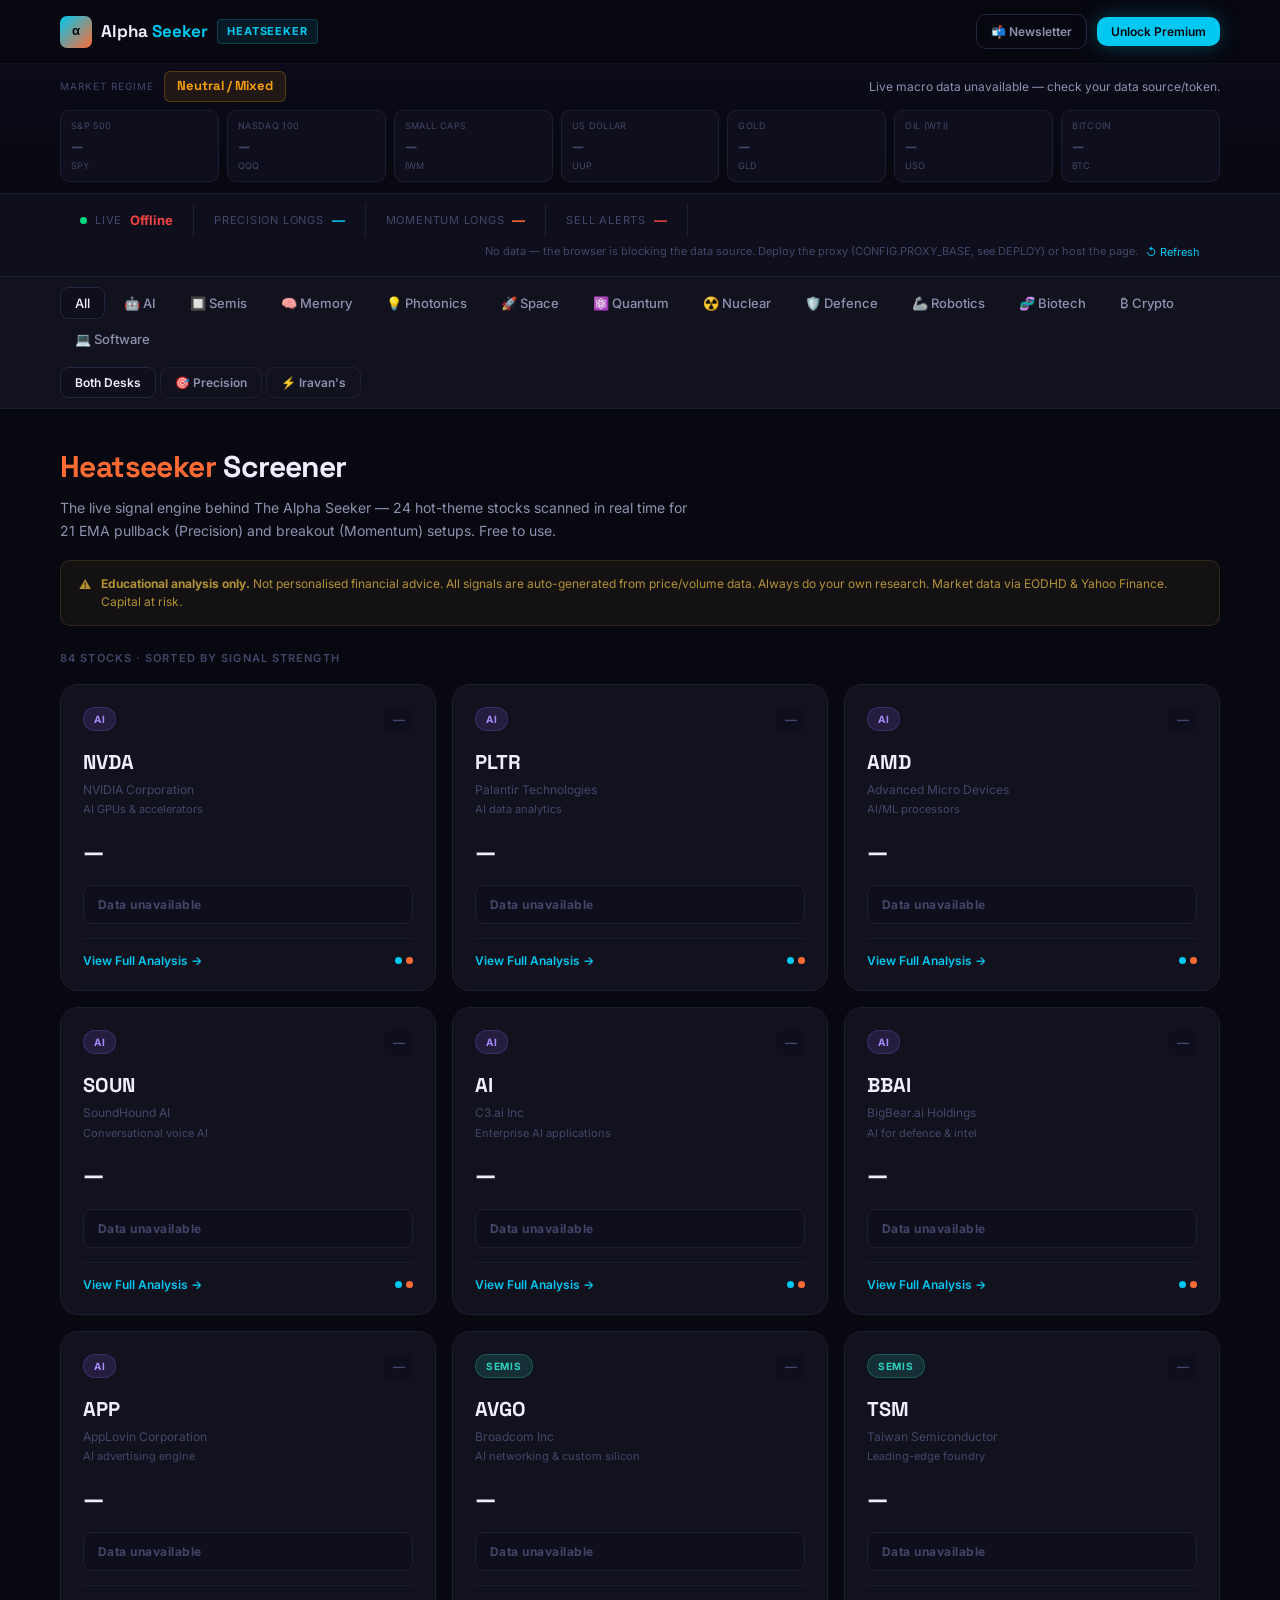
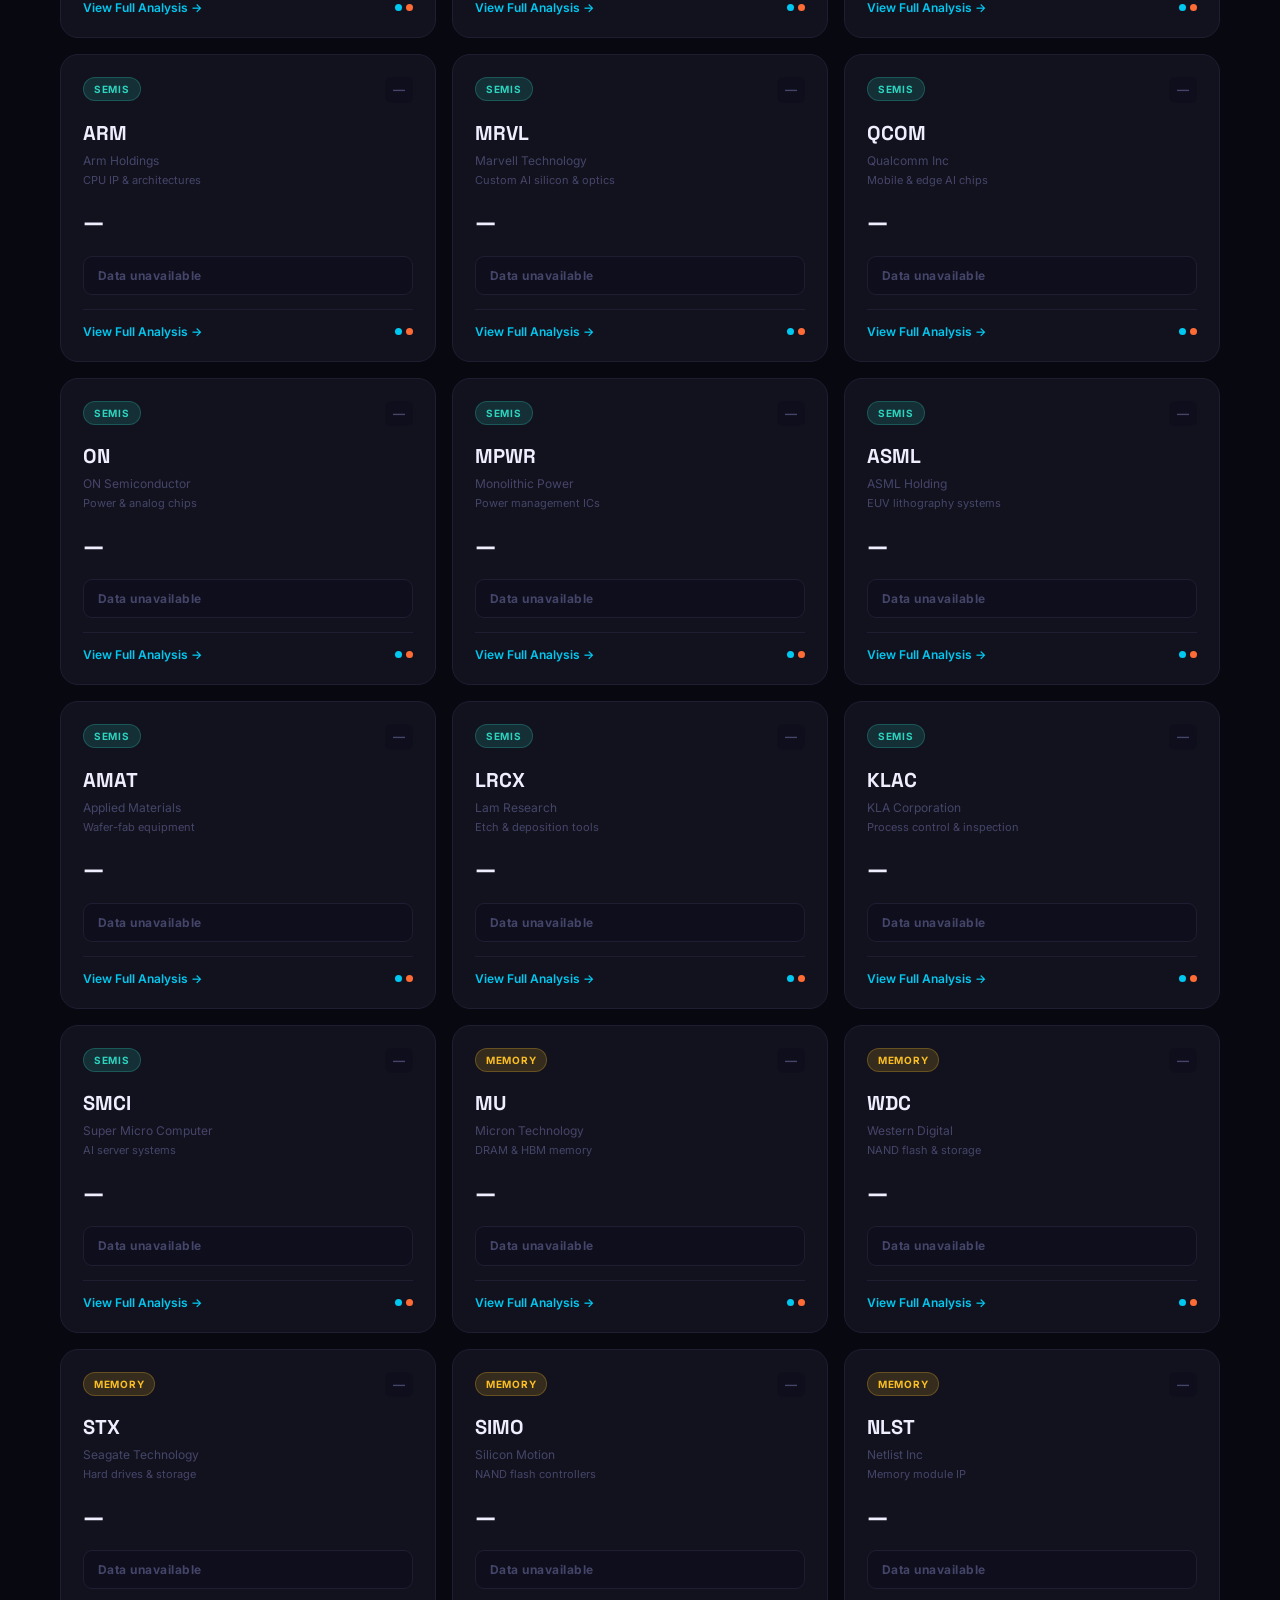
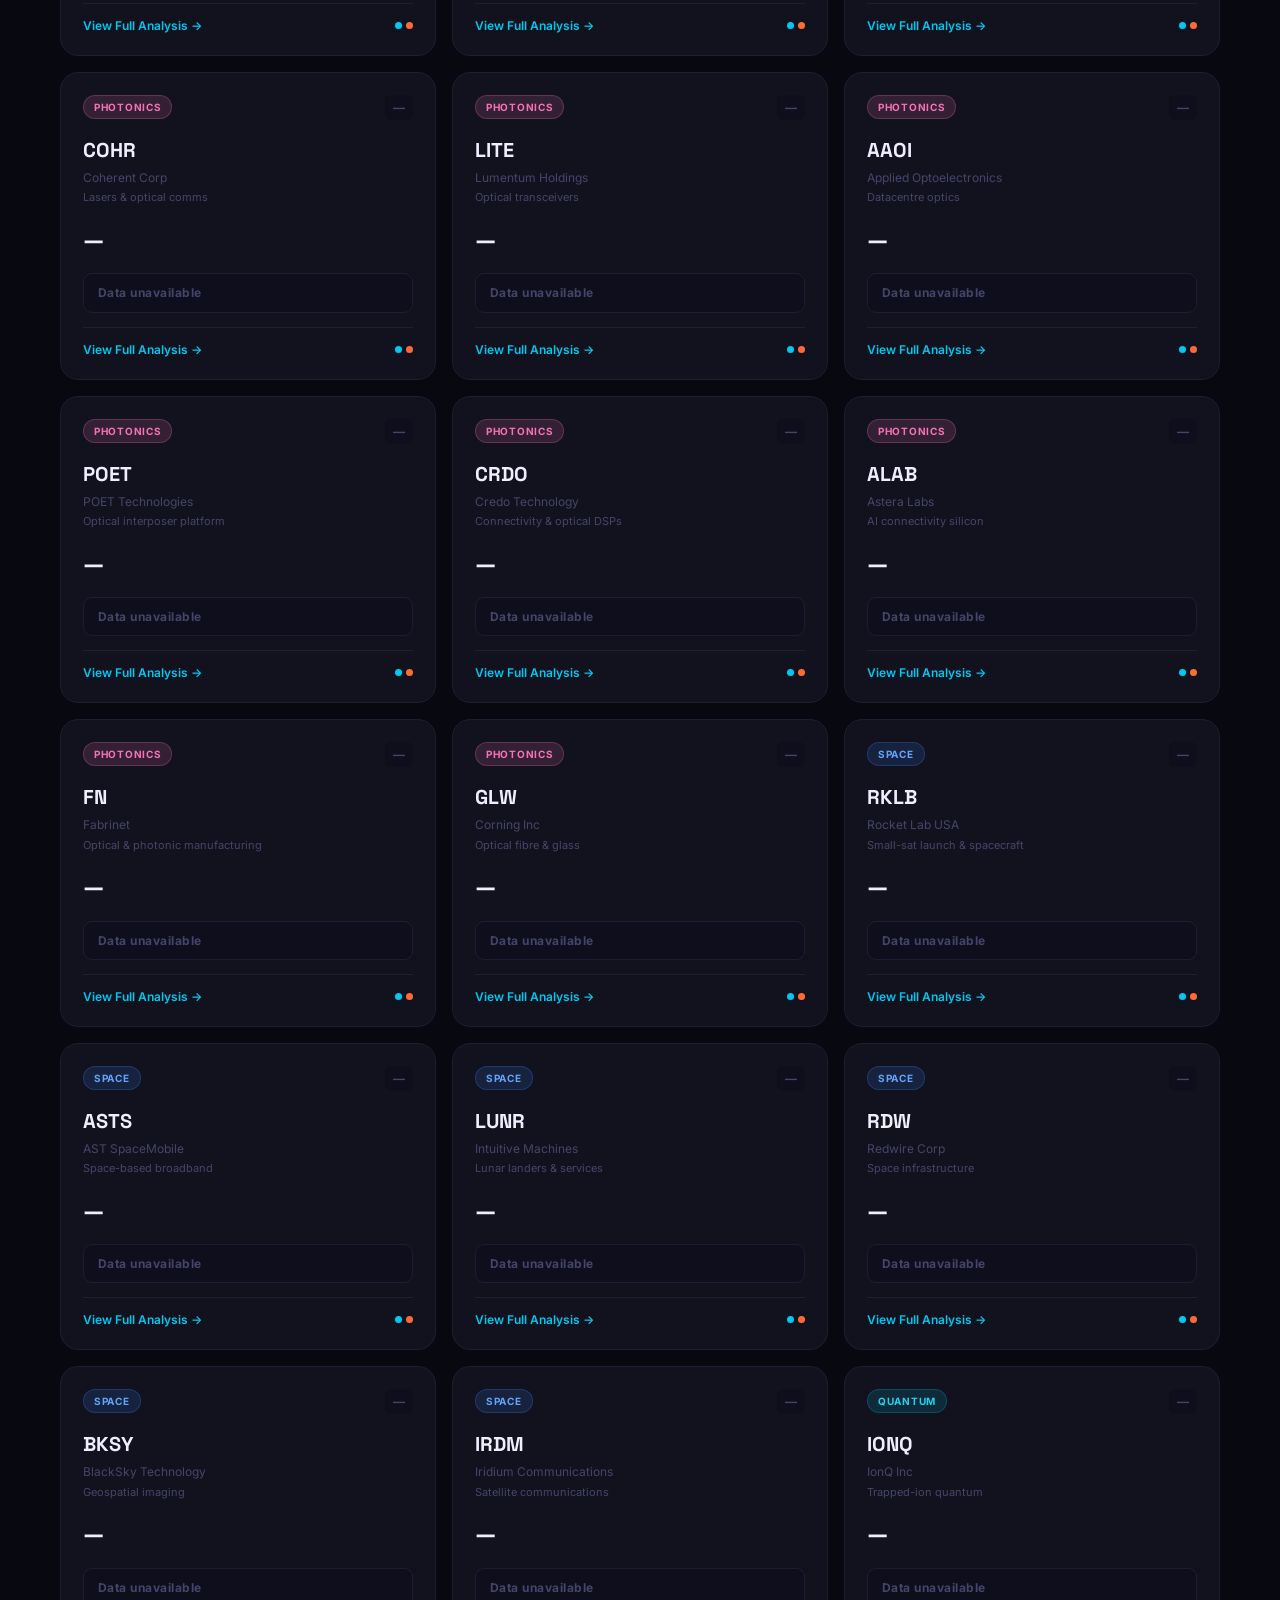
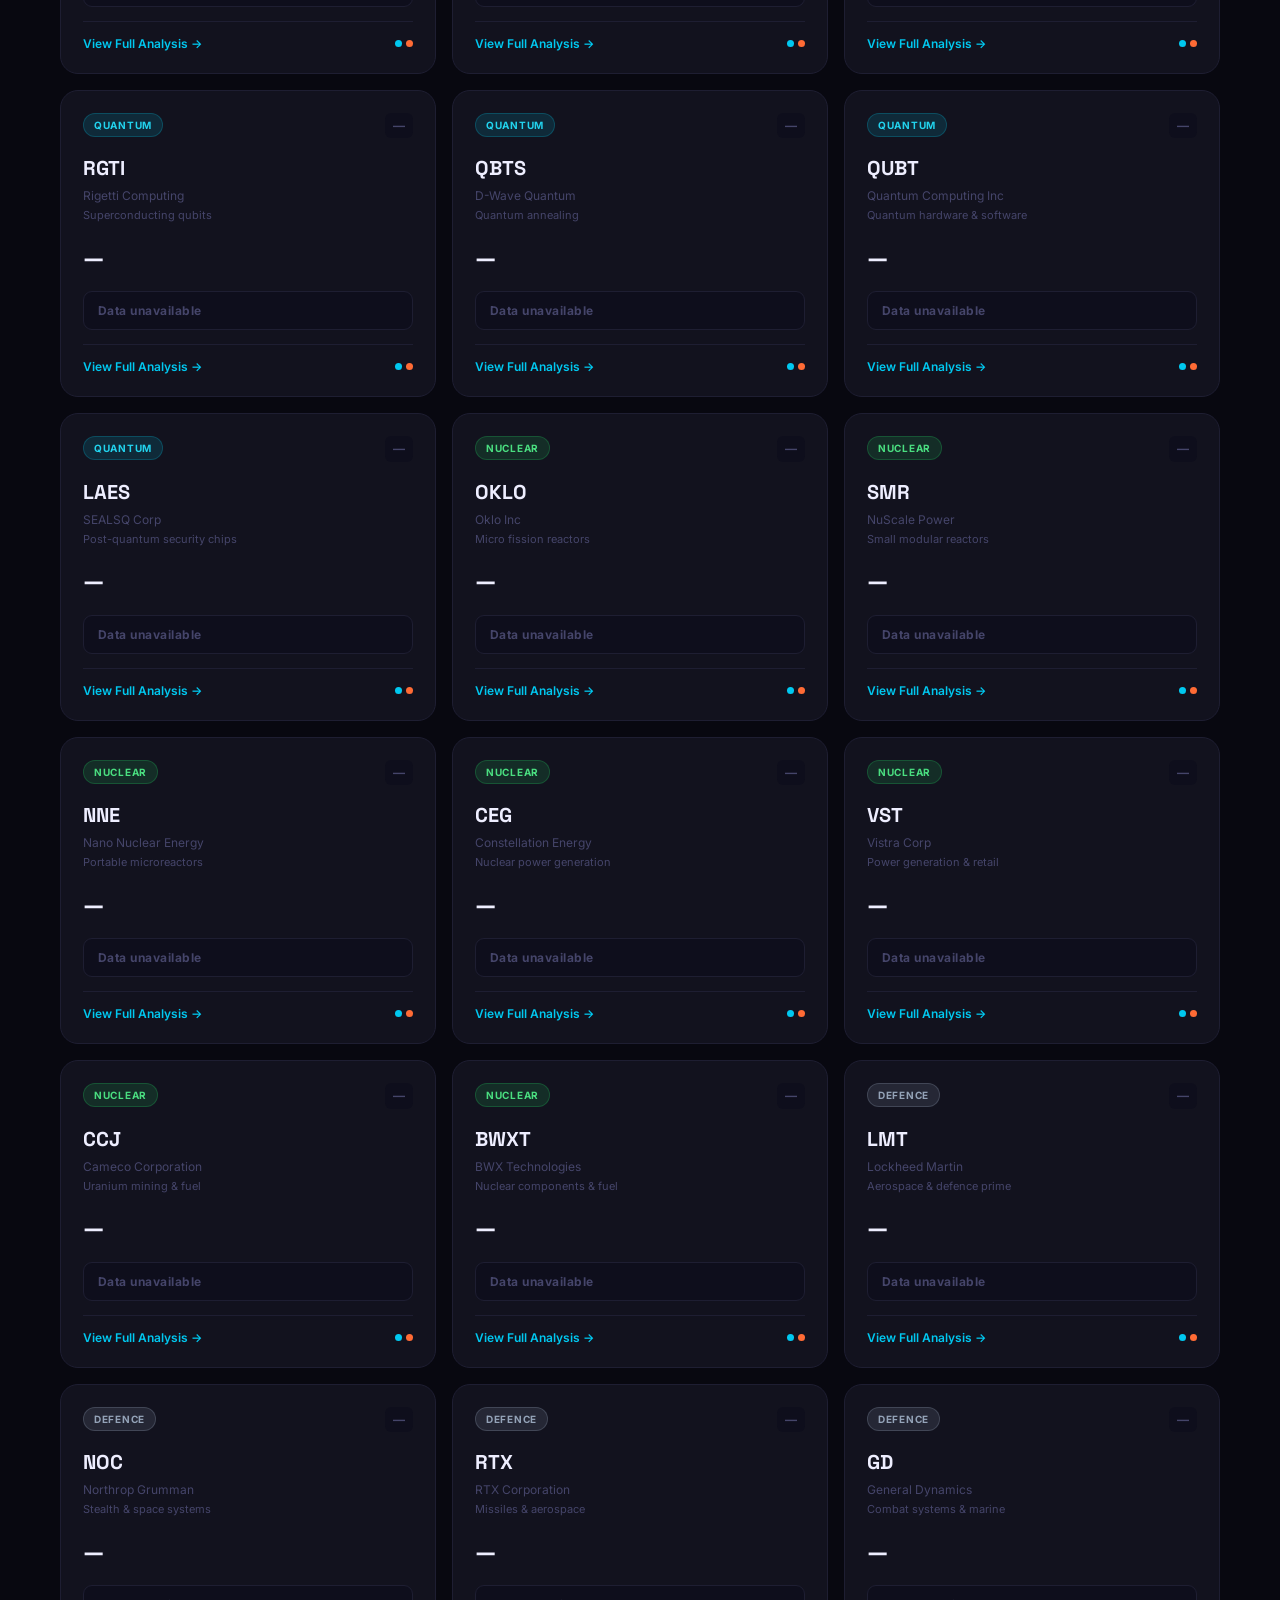
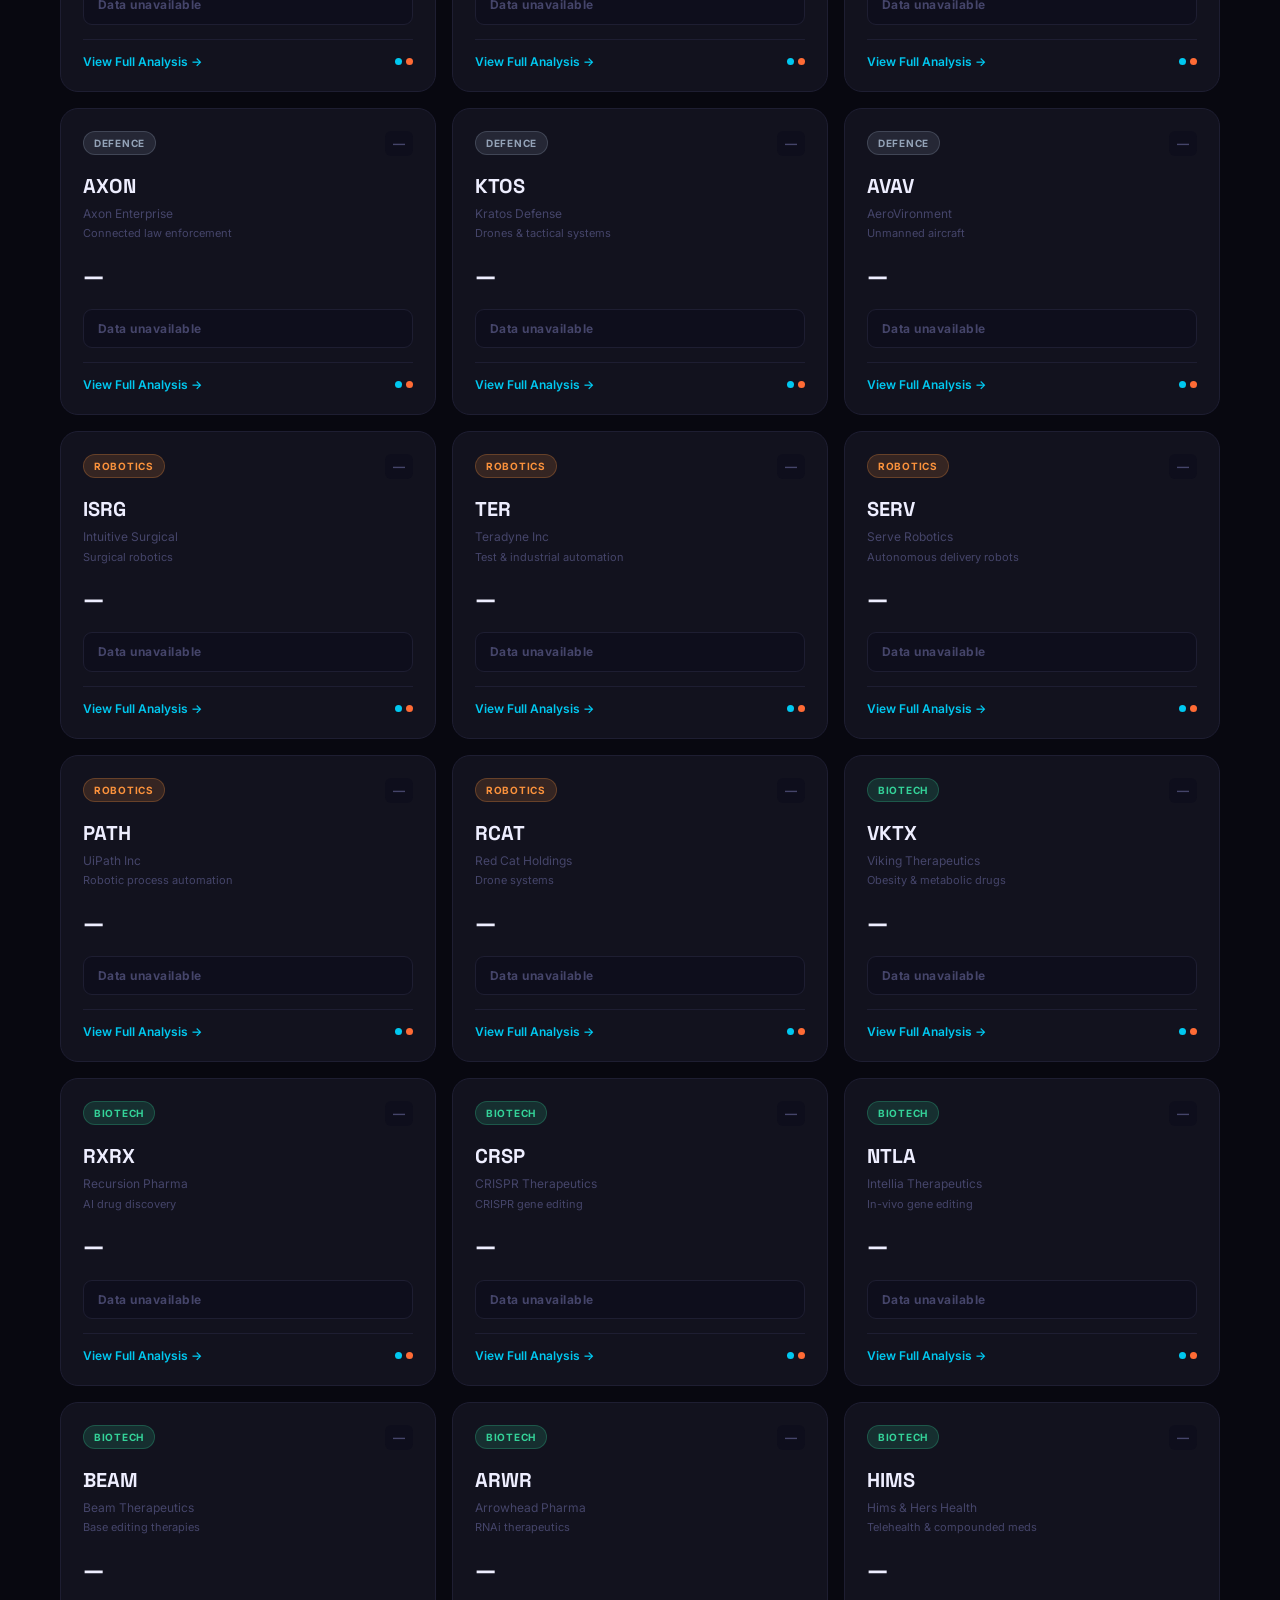
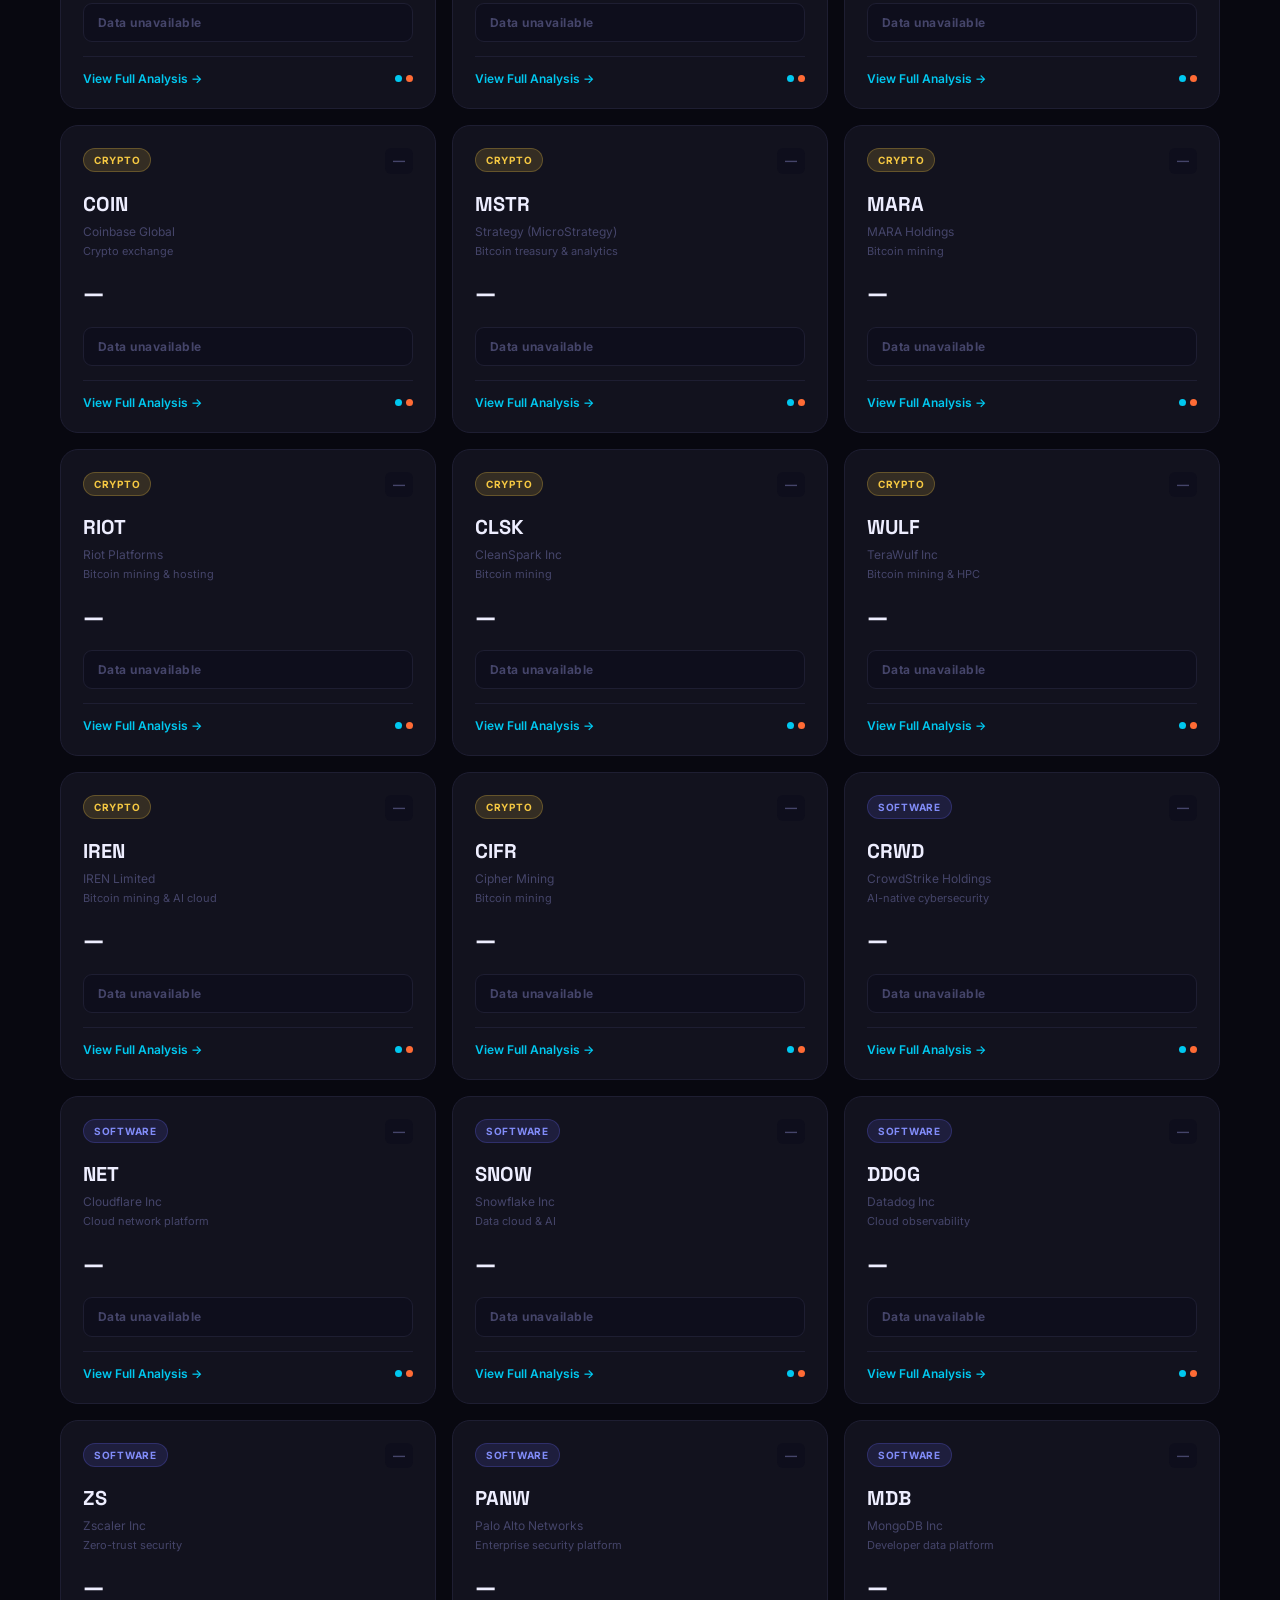
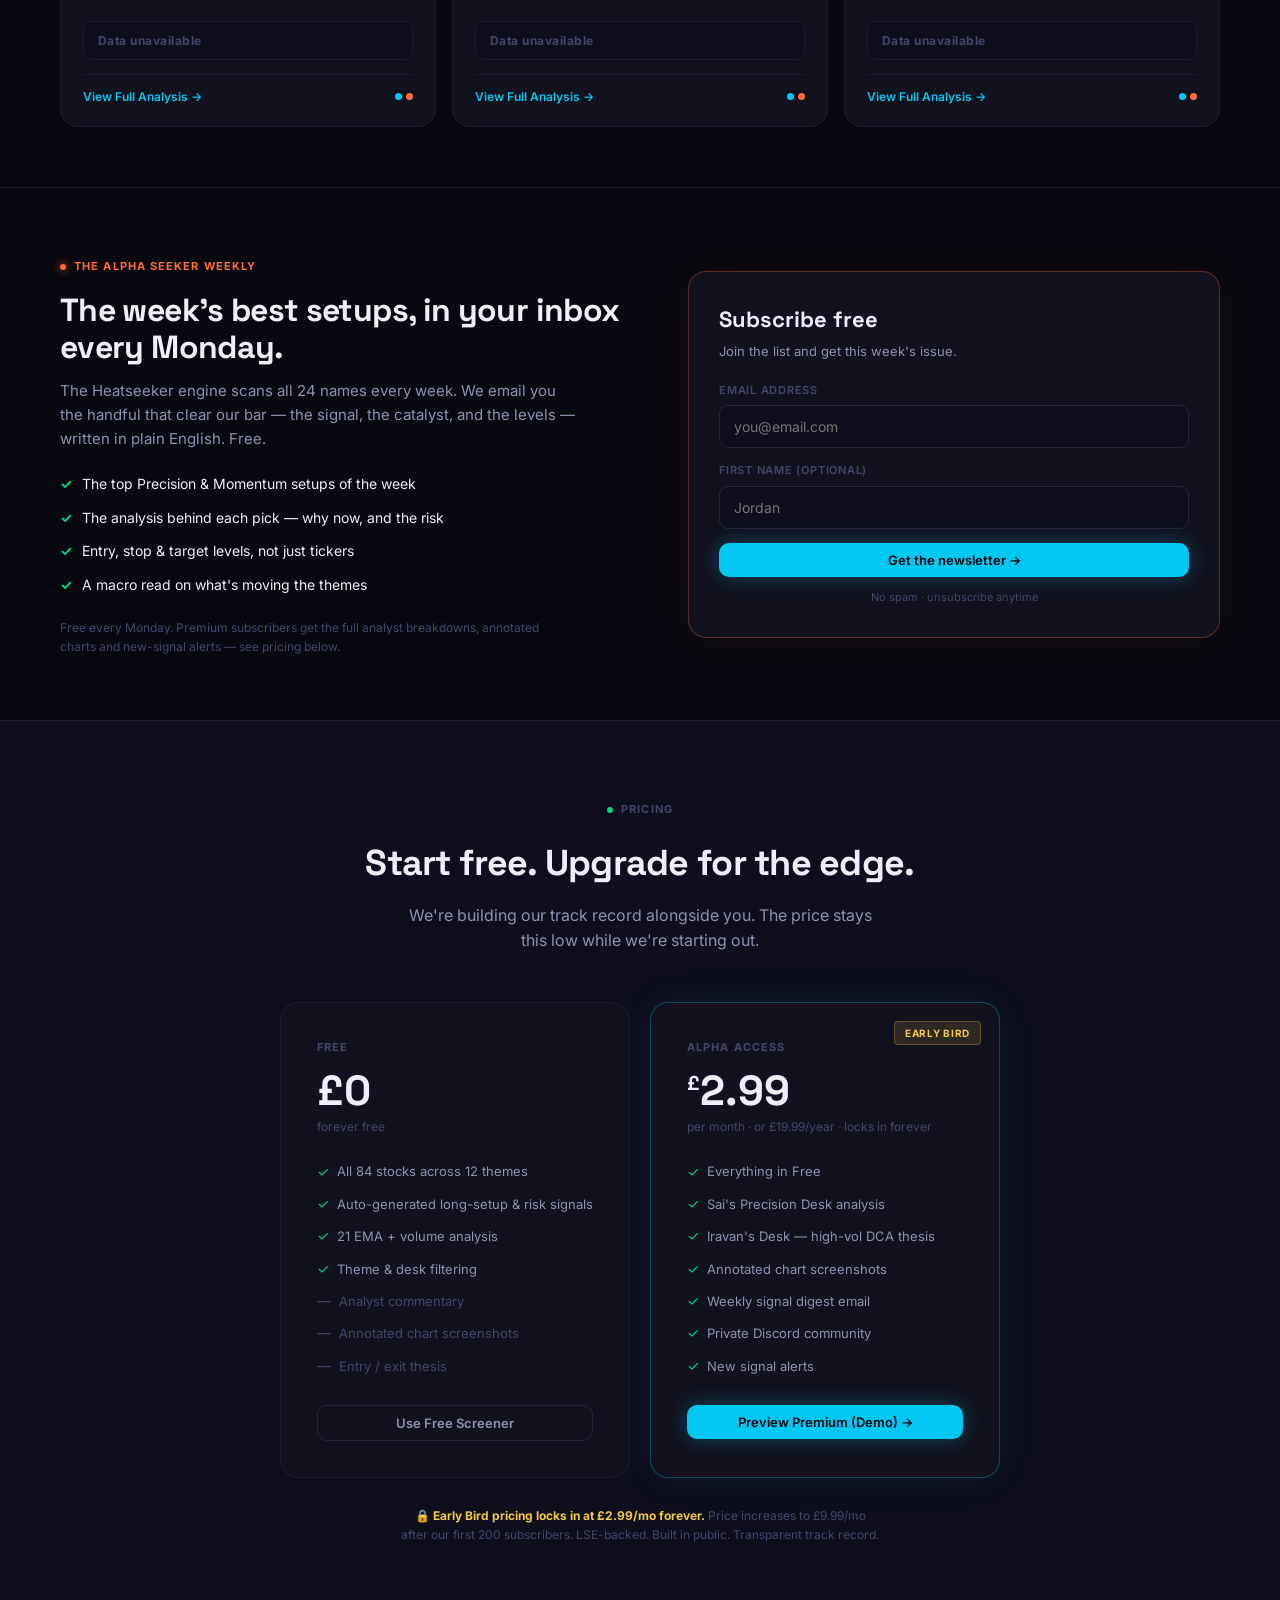
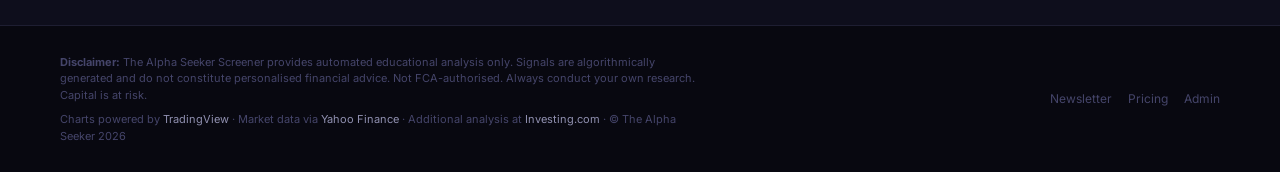
<file: legacy/Alpha-Seeker.html>
<!DOCTYPE html>
<html lang="en">
<head>
<meta charset="UTF-8"/>
<meta name="viewport" content="width=device-width, initial-scale=1.0"/>
<title>Alpha Seeker Screener | Live Long Setups & Risk Flags — AI · Space · Quantum · Energy · Defence · Tech</title>
<meta name="description" content="Live long setups and risk flags for hot-theme stocks. Precision 21 EMA pullback entries and Momentum breakout setups from The Alpha Seeker.">
<link rel="preconnect" href="https://fonts.googleapis.com">
<link href="https://fonts.googleapis.com/css2?family=Inter:wght@300;400;500;600;700;800&family=Space+Grotesk:wght@500;600;700&display=swap" rel="stylesheet">
<style>
*,*::before,*::after{box-sizing:border-box;margin:0;padding:0}
:root{
  --bg:#080810;--bg2:#0e0e1c;--card:#12121e;--card2:#16162a;--border:#1e1e32;--border2:#252540;
  --text:#eeeeff;--t2:#9090b0;--t3:#45456a;
  --prec:#00c8f0;--prec-d:rgba(0,200,240,.1);--prec-g:rgba(0,200,240,.3);
  --mom:#ff6b35;--mom-d:rgba(255,107,53,.1);--mom-g:rgba(255,107,53,.3);
  --green:#00d97e;--red:#ef4444;--amber:#f59e0b;--gold:#f5c842;
  --r:10px;--rl:18px;
}
html{scroll-behavior:smooth}
body{font-family:'Inter',sans-serif;background:var(--bg);color:var(--text);overflow-x:hidden;line-height:1.6}
.container{max-width:1200px;margin:0 auto;padding:0 20px;position:relative;z-index:1}

/* NAV */
nav{position:fixed;top:0;left:0;right:0;z-index:200;padding:14px 0;
  background:rgba(8,8,16,.92);backdrop-filter:blur(20px);
  border-bottom:1px solid rgba(255,255,255,.04);}
.nav-inner{display:flex;align-items:center;justify-content:space-between;gap:12px}
.logo{display:flex;align-items:center;gap:9px;text-decoration:none;color:var(--text);cursor:pointer}
.logo-mark{width:32px;height:32px;border-radius:7px;
  background:linear-gradient(135deg,var(--prec),var(--mom));
  display:flex;align-items:center;justify-content:center;
  font-weight:800;font-size:13px;color:#050510;font-family:'Space Grotesk',sans-serif;
  transition:transform .2s}
.logo:hover .logo-mark{transform:scale(1.05)}
.logo-text{font-family:'Space Grotesk',sans-serif;font-weight:700;font-size:17px}
.logo-text span{color:var(--prec)}
.screener-badge{padding:3px 9px;border-radius:4px;font-size:11px;font-weight:700;
  letter-spacing:.08em;text-transform:uppercase;
  background:var(--prec-d);color:var(--prec);border:1px solid rgba(0,200,240,.2)}
.nav-right{display:flex;align-items:center;gap:10px}
.btn{display:inline-flex;align-items:center;gap:7px;padding:9px 18px;border-radius:var(--r);
  font-size:13px;font-weight:600;cursor:pointer;transition:all .2s;text-decoration:none;border:none;font-family:inherit}
.btn-outline{background:transparent;color:var(--t2);border:1px solid var(--border2)}
.btn-outline:hover{color:var(--text);border-color:var(--prec)}
.btn-primary{background:var(--prec);color:#050510;box-shadow:0 0 20px var(--prec-g)}
.btn-primary:hover{transform:translateY(-1px);box-shadow:0 0 32px var(--prec-g)}
.btn-sm{padding:7px 14px;font-size:12px}
.btn-mom{background:var(--mom);color:#050510;box-shadow:0 0 20px var(--mom-g)}
.btn-mom:hover{transform:translateY(-1px)}

/* STATUS BAR */
.status-bar{margin-top:60px;background:var(--bg2);border-bottom:1px solid var(--border);padding:10px 0}
.status-inner{display:flex;align-items:center;gap:0;flex-wrap:wrap}
.stat-item{display:flex;align-items:center;gap:8px;padding:6px 20px;
  border-right:1px solid var(--border)}
.stat-item:last-child{border-right:none;margin-left:auto}
.stat-dot{width:7px;height:7px;border-radius:50%;background:var(--green);animation:pulse 2s infinite}
@keyframes pulse{0%,100%{opacity:1}50%{opacity:.3}}
.stat-label{font-size:11px;color:var(--t3);text-transform:uppercase;letter-spacing:.07em}
.stat-val{font-size:13px;font-weight:700;color:var(--text)}
.stat-val.prec{color:var(--prec)}
.stat-val.mom{color:var(--mom)}
.stat-val.red{color:var(--red)}
#dataTime{font-size:11px;color:var(--t3)}
#refreshBtn{font-size:11px;color:var(--prec);background:none;border:none;cursor:pointer;padding:0;font-family:inherit;transition:opacity .2s}
#refreshBtn:hover{opacity:.7}

/* FILTER BAR */
.filter-bar{background:var(--card);border-bottom:1px solid var(--border);padding:0;position:sticky;top:60px;z-index:100}
.filter-inner{display:flex;align-items:center;justify-content:space-between;gap:12px;flex-wrap:wrap;padding:10px 0}
.theme-tabs{display:flex;gap:4px;flex-wrap:wrap}
.theme-tab{padding:7px 14px;border-radius:8px;font-size:13px;font-weight:500;
  cursor:pointer;background:transparent;border:1px solid transparent;
  color:var(--t2);transition:all .15s;font-family:inherit}
.theme-tab:hover{color:var(--text);background:var(--bg2)}
.theme-tab.active{background:var(--bg2);color:var(--text);border-color:var(--border2)}
.theme-tab[data-theme="AI"].active{color:#a78bfa;border-color:rgba(167,139,250,.3);background:rgba(139,92,246,.1)}
.theme-tab[data-theme="Space"].active{color:#60a5fa;border-color:rgba(96,165,250,.3);background:rgba(59,130,246,.1)}
.theme-tab[data-theme="Quantum"].active{color:#22d3ee;border-color:rgba(34,211,238,.3);background:rgba(6,182,212,.1)}
.theme-tab[data-theme="Energy"].active{color:#4ade80;border-color:rgba(74,222,128,.3);background:rgba(34,197,94,.1)}
.theme-tab[data-theme="Defence"].active{color:#cbd5e1;border-color:rgba(203,213,225,.3);background:rgba(148,163,184,.1)}
.theme-tab[data-theme="Tech"].active{color:#818cf8;border-color:rgba(129,140,248,.3);background:rgba(99,102,241,.1)}
.desk-toggle{display:flex;gap:4px;flex-shrink:0}
.desk-btn{padding:7px 14px;border-radius:8px;font-size:12px;font-weight:600;
  cursor:pointer;background:transparent;border:1px solid var(--border);
  color:var(--t2);transition:all .15s;font-family:inherit}
.desk-btn:hover{color:var(--text)}
.desk-btn.active[data-desk="both"]{background:var(--bg2);color:var(--text);border-color:var(--border2)}
.desk-btn.active[data-desk="precision"]{background:var(--prec-d);color:var(--prec);border-color:rgba(0,200,240,.3)}
.desk-btn.active[data-desk="momentum"]{background:var(--mom-d);color:var(--mom);border-color:rgba(255,107,53,.3)}

/* SCREENER GRID */
.screener-section{padding:28px 0 60px}
.section-label{font-size:11px;font-weight:600;text-transform:uppercase;letter-spacing:.1em;color:var(--t3);margin-bottom:16px}
.screener-grid{display:grid;grid-template-columns:repeat(auto-fill,minmax(280px,1fr));gap:16px}
.no-results{text-align:center;padding:60px 20px;color:var(--t3);font-size:15px}

/* STOCK CARD */
.stock-card{background:var(--card);border:1px solid var(--border);border-radius:var(--rl);
  padding:22px;cursor:pointer;transition:all .2s;position:relative;overflow:hidden}
.stock-card:hover{border-color:var(--border2);transform:translateY(-2px);background:var(--card2)}
.stock-card.sig-precision-buy{border-color:rgba(0,200,240,.3)}
.stock-card.sig-precision-buy:hover{box-shadow:0 12px 40px rgba(0,200,240,.1)}
.stock-card.sig-momentum-buy{border-color:rgba(255,107,53,.3)}
.stock-card.sig-momentum-buy:hover{box-shadow:0 12px 40px rgba(255,107,53,.1)}
.stock-card.sig-sell{border-color:rgba(239,68,68,.3)}
.card-top{display:flex;align-items:flex-start;justify-content:space-between;margin-bottom:14px}
.theme-badge{padding:3px 10px;border-radius:100px;font-size:10px;font-weight:700;
  letter-spacing:.07em;text-transform:uppercase}
.tb-AI{background:rgba(139,92,246,.15);color:#a78bfa;border:1px solid rgba(139,92,246,.25)}
.tb-Space{background:rgba(59,130,246,.15);color:#60a5fa;border:1px solid rgba(59,130,246,.25)}
.tb-Quantum{background:rgba(6,182,212,.15);color:#22d3ee;border:1px solid rgba(6,182,212,.25)}
.tb-Energy{background:rgba(34,197,94,.15);color:#4ade80;border:1px solid rgba(34,197,94,.25)}
.tb-Defence{background:rgba(148,163,184,.15);color:#94a3b8;border:1px solid rgba(148,163,184,.25)}
.tb-Tech{background:rgba(99,102,241,.15);color:#818cf8;border:1px solid rgba(99,102,241,.25)}
.change-badge{font-size:12px;font-weight:700;padding:3px 8px;border-radius:6px}
.change-badge.pos{background:rgba(0,217,126,.12);color:var(--green)}
.change-badge.neg{background:rgba(239,68,68,.12);color:var(--red)}
.change-badge.load{background:var(--bg2);color:var(--t3)}
.card-ticker{font-family:'Space Grotesk',sans-serif;font-size:20px;font-weight:700;margin-bottom:2px}
.card-name{font-size:12px;color:var(--t3);margin-bottom:2px;white-space:nowrap;overflow:hidden;text-overflow:ellipsis}
.card-desc{font-size:11px;color:var(--t3);margin-bottom:14px}
.card-price{font-family:'Space Grotesk',sans-serif;font-size:24px;font-weight:700;margin-bottom:14px}
.card-price.loading{color:var(--t3);font-size:18px}
.sparkline-wrap{margin-bottom:14px;height:36px}
.sparkline{width:100%;height:36px}

/* SIGNAL BADGE (in card) */
.card-signals{display:flex;flex-direction:column;gap:7px;margin-bottom:14px}
.sig-badge{padding:9px 14px;border-radius:9px;font-size:12px;font-weight:700;letter-spacing:.04em;
  display:flex;align-items:center;justify-content:space-between;gap:8px}
.sig-badge-label{font-size:11px;font-weight:600;opacity:.7;min-width:60px}
.sig-badge-val{font-size:12px;font-weight:700;text-align:right}
/* Signal colors */
.sig-PRECISION_BUY{background:rgba(0,200,240,.12);color:var(--prec);border:1px solid rgba(0,200,240,.25)}
.sig-APPROACHING{background:rgba(245,158,11,.1);color:#fbbf24;border:1px solid rgba(245,158,11,.25)}
.sig-MOMENTUM_BUY{background:rgba(255,107,53,.12);color:var(--mom);border:1px solid rgba(255,107,53,.25)}
.sig-BUILD{background:rgba(251,146,60,.1);color:#fb923c;border:1px solid rgba(251,146,60,.25)}
.sig-VOLUME_SURGE{background:rgba(245,200,66,.1);color:var(--gold);border:1px solid rgba(245,200,66,.25)}
.sig-SELL{background:rgba(239,68,68,.12);color:var(--red);border:1px solid rgba(239,68,68,.3)}
.sig-EXTENDED{background:rgba(148,163,184,.08);color:var(--t2);border:1px solid var(--border)}
.sig-WATCH{background:rgba(148,163,184,.08);color:var(--t2);border:1px solid var(--border)}
.sig-AVOID{background:rgba(239,68,68,.06);color:#f87171;border:1px solid rgba(239,68,68,.15)}
.sig-NA{background:var(--bg2);color:var(--t3);border:1px solid var(--border)}
.sig-LOADING{background:var(--bg2);color:var(--t3);border:1px solid var(--border);animation:shimmer 1.5s infinite}
.card-meta-row{display:flex;gap:12px;font-size:11px;color:var(--t3);margin-top:2px}
.card-meta-row span{display:flex;align-items:center;gap:3px}
.card-footer{display:flex;align-items:center;justify-content:space-between;margin-top:14px;padding-top:14px;border-top:1px solid var(--border)}
.view-btn{font-size:12px;color:var(--prec);font-weight:600;background:none;border:none;cursor:pointer;font-family:inherit;transition:opacity .2s}
.view-btn:hover{opacity:.7}
.analyst-indicator{display:flex;gap:4px}
.analyst-dot{width:7px;height:7px;border-radius:50%;background:var(--border2)}
.analyst-dot.prec-set{background:var(--prec)}
.analyst-dot.mom-set{background:var(--mom)}

/* SHIMMER */
@keyframes shimmer{0%{opacity:.5}50%{opacity:1}100%{opacity:.5}}

/* MODAL */
.modal-overlay{position:fixed;inset:0;background:rgba(0,0,0,.75);z-index:300;
  display:flex;align-items:flex-start;justify-content:center;padding:20px;
  overflow-y:auto;opacity:0;pointer-events:none;transition:opacity .2s}
.modal-overlay.open{opacity:1;pointer-events:all}
.modal{background:var(--card);border:1px solid var(--border2);border-radius:var(--rl);
  width:100%;max-width:820px;margin:auto;position:relative;overflow:hidden}
.modal-head{padding:24px 28px 0;display:flex;align-items:flex-start;justify-content:space-between;gap:16px}
.modal-head-left{flex:1}
.modal-eyebrow{display:flex;align-items:center;gap:8px;margin-bottom:10px;flex-wrap:wrap}
.modal-ticker{font-family:'Space Grotesk',sans-serif;font-size:30px;font-weight:700}
.modal-name{font-size:14px;color:var(--t2);margin-bottom:4px}
.modal-price-row{display:flex;align-items:center;gap:12px;margin-bottom:18px;flex-wrap:wrap}
.modal-price{font-family:'Space Grotesk',sans-serif;font-size:28px;font-weight:700}
.modal-close{width:34px;height:34px;border-radius:50%;background:var(--bg2);border:1px solid var(--border);
  display:flex;align-items:center;justify-content:center;cursor:pointer;font-size:16px;
  color:var(--t2);transition:all .15s;flex-shrink:0}
.modal-close:hover{border-color:var(--border2);color:var(--text)}

/* Modal tabs */
.modal-tabs{display:flex;border-bottom:1px solid var(--border);padding:0 28px}
.modal-tab{padding:12px 18px;font-size:13px;font-weight:600;cursor:pointer;
  color:var(--t2);border-bottom:2px solid transparent;transition:all .15s;background:none;border-top:none;border-left:none;border-right:none;font-family:inherit}
.modal-tab:hover{color:var(--text)}
.modal-tab.active{color:var(--prec);border-bottom-color:var(--prec)}
.modal-tab[data-tab="momentum"].active{color:var(--mom);border-bottom-color:var(--mom)}
.modal-tab[data-tab="tradelog"].active{color:var(--gold);border-bottom-color:var(--gold)}

/* Modal body */
.modal-body{padding:24px 28px}
.modal-tab-content{display:none}
.modal-tab-content.active{display:block}

/* Chart area */
.chart-frame{width:100%;height:320px;border-radius:var(--r);overflow:hidden;border:1px solid var(--border);margin-bottom:20px;background:var(--bg2)}
.chart-frame iframe{width:100%;height:100%;border:none}

/* Signal analysis box */
.sig-analysis-box{background:var(--bg2);border:1px solid var(--border);border-radius:var(--r);padding:20px;margin-bottom:20px}
.sig-analysis-header{display:flex;align-items:center;justify-content:space-between;margin-bottom:14px;flex-wrap:wrap;gap:8px}
.sig-analysis-header h4{font-size:13px;color:var(--t3);font-weight:600;text-transform:uppercase;letter-spacing:.08em}
.big-signal{padding:8px 16px;border-radius:8px;font-size:14px;font-weight:800;letter-spacing:.04em}
.sig-detail{font-size:14px;color:var(--t2);line-height:1.65;margin-bottom:16px}
.sig-metrics{display:grid;grid-template-columns:1fr 1fr 1fr;gap:12px}
.sig-metric{background:var(--card);border:1px solid var(--border);border-radius:8px;padding:12px;text-align:center}
.sig-metric-val{font-family:'Space Grotesk',sans-serif;font-size:18px;font-weight:700;margin-bottom:3px}
.sig-metric-val.pos{color:var(--green)}
.sig-metric-val.neg{color:var(--red)}
.sig-metric-val.prec{color:var(--prec)}
.sig-metric-label{font-size:10px;color:var(--t3);text-transform:uppercase;letter-spacing:.06em}

/* Analyst view (premium) */
.analyst-view{position:relative}
.analyst-commentary{background:var(--bg2);border:1px solid var(--border);border-radius:var(--r);padding:20px;margin-bottom:16px}
.analyst-meta{display:flex;align-items:center;gap:10px;margin-bottom:12px}
.analyst-avatar-sm{width:30px;height:30px;border-radius:50%;display:flex;align-items:center;justify-content:center;font-size:12px;font-weight:700}
.analyst-avatar-sm.prec{background:var(--prec-d);color:var(--prec);border:1px solid rgba(0,200,240,.3)}
.analyst-avatar-sm.mom{background:var(--mom-d);color:var(--mom);border:1px solid rgba(255,107,53,.3)}
.analyst-name{font-size:13px;font-weight:600}
.analyst-updated{font-size:11px;color:var(--t3)}
.analyst-text{font-size:14px;color:var(--t2);line-height:1.7}
.analyst-screenshot{width:100%;border-radius:var(--r);border:1px solid var(--border);overflow:hidden;margin-bottom:16px}
.analyst-screenshot img{width:100%;display:block}
.analyst-no-content{text-align:center;padding:40px 20px;color:var(--t3);font-size:14px;
  background:var(--bg2);border:1px dashed var(--border);border-radius:var(--r)}

/* Premium lock */
.premium-lock{position:relative}
.prem-blur{filter:blur(6px);user-select:none;pointer-events:none;transition:filter .3s}
.prem-overlay{position:absolute;inset:0;display:flex;flex-direction:column;align-items:center;justify-content:center;
  gap:12px;background:rgba(8,8,16,.8);backdrop-filter:blur(4px);border-radius:var(--r);z-index:10}
.prem-overlay h4{font-size:16px;font-weight:700}
.prem-overlay p{font-size:13px;color:var(--t2);text-align:center;max-width:280px}
.prem-unlocked .prem-blur{filter:none;pointer-events:auto}
.prem-unlocked .prem-overlay{display:none}

/* Investing.com / TV links */
.chart-links{display:flex;gap:8px;margin-bottom:16px;flex-wrap:wrap}
.chart-link{font-size:12px;color:var(--t2);text-decoration:none;padding:6px 12px;
  border-radius:7px;border:1px solid var(--border);transition:all .15s;display:flex;align-items:center;gap:5px}
.chart-link:hover{color:var(--text);border-color:var(--border2)}

/* PRICING */
.pricing-section{background:var(--bg2);border-top:1px solid var(--border);padding:80px 0}
.pricing-header{text-align:center;margin-bottom:48px}
.pricing-header h2{font-family:'Space Grotesk',sans-serif;font-size:36px;font-weight:700;letter-spacing:-.02em;margin-bottom:10px}
.pricing-header p{color:var(--t2);font-size:16px;max-width:480px;margin:0 auto}
.pricing-grid{display:grid;grid-template-columns:1fr 1fr;gap:20px;max-width:720px;margin:0 auto}
.pricing-card{background:var(--card);border:1px solid var(--border);border-radius:var(--rl);padding:36px;position:relative}
.pricing-card.featured{border-color:rgba(0,200,240,.3);box-shadow:0 0 40px rgba(0,200,240,.07)}
.early-bird{position:absolute;top:18px;right:18px;background:rgba(245,200,66,.12);color:var(--gold);
  border:1px solid rgba(245,200,66,.25);padding:3px 10px;border-radius:4px;font-size:10px;font-weight:700;letter-spacing:.07em;text-transform:uppercase}
.pricing-tier{font-size:11px;font-weight:700;text-transform:uppercase;letter-spacing:.1em;color:var(--t3);margin-bottom:14px}
.pricing-amount{font-family:'Space Grotesk',sans-serif;font-size:42px;font-weight:800;line-height:1;margin-bottom:5px}
.pricing-amount sup{font-size:20px;vertical-align:super}
.pricing-period{font-size:12px;color:var(--t3);margin-bottom:24px}
.pricing-features{list-style:none;display:flex;flex-direction:column;gap:10px;margin-bottom:28px}
.pricing-features li{display:flex;align-items:center;gap:8px;font-size:13px;color:var(--t2)}
.feat-check{color:var(--green);font-size:14px}
.feat-x{color:var(--t3);font-size:14px}
.pricing-note{text-align:center;margin-top:28px;font-size:12px;color:var(--t3);max-width:480px;margin-left:auto;margin-right:auto}
.pricing-note strong{color:var(--gold)}

.beta-badge{display:inline-flex;align-items:center;gap:3px;padding:2px 6px;border-radius:4px;font-size:10px;font-weight:700;background:rgba(255,107,53,.15);color:var(--mom);border:1px solid rgba(255,107,53,.3);margin-left:6px}

/* ADMIN PANEL */
.admin-overlay{position:fixed;inset:0;background:rgba(0,0,0,.9);z-index:500;
  display:none;align-items:flex-start;justify-content:center;padding:20px;overflow-y:auto}
.admin-overlay.open{display:flex}
.admin-panel{background:var(--bg2);border:1px solid var(--border2);border-radius:var(--rl);
  width:100%;max-width:900px;margin:auto}
.admin-head{padding:24px 28px;border-bottom:1px solid var(--border);
  display:flex;align-items:center;justify-content:space-between}
.admin-head h2{font-family:'Space Grotesk',sans-serif;font-size:20px;font-weight:700}
.admin-head p{font-size:12px;color:var(--t3);margin-top:4px}
.admin-body{padding:28px}
.admin-row{display:flex;align-items:center;gap:12px;margin-bottom:24px;flex-wrap:wrap}
.admin-label{font-size:12px;font-weight:600;text-transform:uppercase;letter-spacing:.08em;color:var(--t3);min-width:100px}
.admin-select,.admin-input,.admin-textarea{
  background:var(--card);border:1px solid var(--border2);border-radius:8px;
  color:var(--text);font-family:inherit;font-size:14px;padding:10px 14px;transition:border-color .2s;outline:none}
.admin-select:focus,.admin-input:focus,.admin-textarea:focus{border-color:var(--prec)}
.admin-select{cursor:pointer}
.admin-input{flex:1;min-width:200px}
.admin-textarea{width:100%;min-height:120px;resize:vertical;line-height:1.6}
.admin-desk-tabs{display:flex;gap:8px;margin-bottom:24px}
.admin-desk-tab{padding:9px 18px;border-radius:9px;font-size:13px;font-weight:600;
  cursor:pointer;background:transparent;border:1px solid var(--border);color:var(--t2);font-family:inherit}
.admin-desk-tab.active[data-addesk="precision"]{background:var(--prec-d);color:var(--prec);border-color:rgba(0,200,240,.3)}
.admin-desk-tab.active[data-addesk="momentum"]{background:var(--mom-d);color:var(--mom);border-color:rgba(255,107,53,.3)}
.admin-content-area{display:none}
.admin-content-area.active{display:block}
.admin-field{margin-bottom:18px}
.admin-field label{display:block;font-size:12px;font-weight:600;color:var(--t3);text-transform:uppercase;letter-spacing:.07em;margin-bottom:8px}
.img-preview{width:100%;max-height:180px;object-fit:contain;border-radius:8px;border:1px solid var(--border);margin-top:8px;display:none}
.admin-save-btn{padding:11px 24px;border-radius:9px;font-size:14px;font-weight:700;cursor:pointer;font-family:inherit;transition:all .2s;border:none}
.admin-save-btn.prec{background:var(--prec);color:#050510}
.admin-save-btn.mom{background:var(--mom);color:#050510}
.admin-save-btn:hover{transform:translateY(-1px);opacity:.9}
.admin-save-status{font-size:12px;color:var(--green);margin-left:10px;opacity:0;transition:opacity .3s}
.admin-save-status.show{opacity:1}
.published-list{margin-top:28px;padding-top:24px;border-top:1px solid var(--border)}
.published-list h3{font-size:13px;font-weight:600;text-transform:uppercase;letter-spacing:.08em;color:var(--t3);margin-bottom:14px}
.published-grid{display:grid;grid-template-columns:repeat(auto-fill,minmax(160px,1fr));gap:8px}
.pub-item{background:var(--card);border:1px solid var(--border);border-radius:8px;
  padding:10px 12px;font-size:12px;display:flex;align-items:center;justify-content:space-between}
.pub-dots{display:flex;gap:4px}
.pub-dot{width:7px;height:7px;border-radius:50%;background:var(--border2)}
.pub-dot.set{background:var(--green)}

/* Admin login */
.admin-login{background:var(--card);border:1px solid var(--border2);border-radius:var(--rl);
  padding:40px;max-width:360px;margin:auto;text-align:center}
.admin-login h2{font-size:22px;margin-bottom:8px;font-family:'Space Grotesk',sans-serif}
.admin-login p{color:var(--t2);font-size:14px;margin-bottom:24px}
.admin-login-input{width:100%;padding:12px 16px;border-radius:9px;
  background:var(--bg);border:1px solid var(--border2);color:var(--text);
  font-size:15px;font-family:inherit;outline:none;text-align:center;letter-spacing:.1em;margin-bottom:14px}
.admin-login-input:focus{border-color:var(--prec)}
.admin-login-error{font-size:13px;color:var(--red);margin-top:8px;display:none}

/* DISCLAIMER */
.disclaimer-bar{background:rgba(245,200,66,.05);border:1px solid rgba(245,200,66,.12);
  border-radius:var(--r);padding:14px 18px;margin:0 0 24px;display:flex;align-items:flex-start;gap:10px;font-size:12px;color:rgba(245,200,66,.7)}
.disclaimer-bar p{line-height:1.5}

/* FOOTER */
footer{border-top:1px solid var(--border);padding:28px 0;background:var(--bg)}
.footer-bottom{display:flex;align-items:center;justify-content:space-between;flex-wrap:wrap;gap:12px}
.footer-bottom p{font-size:11px;color:var(--t3);max-width:640px;line-height:1.5}
.footer-links{display:flex;gap:16px}
.footer-links a{font-size:12px;color:var(--t3);text-decoration:none;transition:color .15s}
.footer-links a:hover{color:var(--text)}

/* RESPONSIVE */
@media(max-width:860px){
  .sig-metrics{grid-template-columns:1fr 1fr}
  .pricing-grid{grid-template-columns:1fr}
  .admin-desk-tabs{flex-direction:column}
}
@media(max-width:680px){
  .filter-inner{flex-direction:column;align-items:flex-start}
  .theme-tabs{gap:3px}
  .theme-tab{padding:6px 10px;font-size:12px}
  .stat-item{padding:5px 12px}
  .modal{margin:8px}
  .modal-body,.modal-head{padding:16px}
  .modal-tabs{padding:0 16px}
  .admin-body{padding:16px}
  .screener-grid{grid-template-columns:1fr}
}
@media(max-width:460px){
  .sig-metrics{grid-template-columns:1fr}
  .modal-price{font-size:22px}
  .modal-ticker{font-size:24px}
}
</style>
<style>
/* ===== Extended theme colours ===== */
.theme-tab[data-theme="Semis"].active{color:#2dd4bf;border-color:rgba(45,212,191,.3);background:rgba(45,212,191,.1)}
.theme-tab[data-theme="Memory"].active{color:#fbbf24;border-color:rgba(251,191,36,.3);background:rgba(251,191,36,.1)}
.theme-tab[data-theme="Photonics"].active{color:#f472b6;border-color:rgba(244,114,182,.3);background:rgba(244,114,182,.1)}
.theme-tab[data-theme="Nuclear"].active{color:#4ade80;border-color:rgba(74,222,128,.3);background:rgba(34,197,94,.1)}
.theme-tab[data-theme="Robotics"].active{color:#fb923c;border-color:rgba(251,146,60,.3);background:rgba(251,146,60,.1)}
.theme-tab[data-theme="Biotech"].active{color:#34d399;border-color:rgba(52,211,153,.3);background:rgba(52,211,153,.1)}
.theme-tab[data-theme="Crypto"].active{color:#f5c842;border-color:rgba(245,200,66,.3);background:rgba(245,200,66,.1)}
.theme-tab[data-theme="Software"].active{color:#818cf8;border-color:rgba(129,140,248,.3);background:rgba(99,102,241,.1)}
.tb-Semis{background:rgba(45,212,191,.15);color:#2dd4bf;border:1px solid rgba(45,212,191,.25)}
.tb-Memory{background:rgba(251,191,36,.15);color:#fbbf24;border:1px solid rgba(251,191,36,.25)}
.tb-Photonics{background:rgba(244,114,182,.15);color:#f472b6;border:1px solid rgba(244,114,182,.25)}
.tb-Nuclear{background:rgba(34,197,94,.15);color:#4ade80;border:1px solid rgba(34,197,94,.25)}
.tb-Robotics{background:rgba(251,146,60,.15);color:#fb923c;border:1px solid rgba(251,146,60,.25)}
.tb-Biotech{background:rgba(52,211,153,.15);color:#34d399;border:1px solid rgba(52,211,153,.25)}
.tb-Crypto{background:rgba(245,200,66,.15);color:#f5c842;border:1px solid rgba(245,200,66,.25)}
.tb-Software{background:rgba(99,102,241,.15);color:#818cf8;border:1px solid rgba(99,102,241,.25)}
/* ===== Card TA row ===== */
.card-ta-row{margin-top:6px;padding-top:8px;border-top:1px dashed var(--border)}
.div-tag{padding:1px 6px;border-radius:4px;font-size:10px;font-weight:700}
.div-tag.bullish{background:rgba(0,217,126,.14);color:var(--green)}
.div-tag.bearish{background:rgba(239,68,68,.14);color:var(--red)}
/* ===== Modal key levels ===== */
.lvl-row{display:flex;justify-content:space-between;gap:12px;padding:7px 0;border-bottom:1px solid var(--border);font-size:13px}
.lvl-row:last-of-type{border-bottom:none}
.lvl-k{color:var(--t3);text-transform:uppercase;font-size:11px;letter-spacing:.06em;min-width:84px}
.lvl-v{text-align:right;color:var(--t2)}
.lvl-flip{font-size:10px;color:var(--prec);background:var(--prec-d);padding:1px 5px;border-radius:3px;border:1px solid rgba(0,200,240,.25)}
.lvl-t{font-size:10px;color:var(--t3)}
.lvl-div{margin-top:13px;font-size:13px;line-height:1.55;padding:11px 13px;border-radius:8px}
.lvl-div.bullish{background:rgba(0,217,126,.08);color:#7ee2b8;border:1px solid rgba(0,217,126,.2)}
.lvl-div.bearish{background:rgba(239,68,68,.08);color:#f6a3a3;border:1px solid rgba(239,68,68,.2)}
.lvl-div.none{background:var(--bg2);color:var(--t3);border:1px solid var(--border)}
/* ===== Macro bar ===== */
.macro-bar{margin-top:60px;background:linear-gradient(180deg,#0b0b1a,#080810);border-bottom:1px solid var(--border)}
.status-bar{margin-top:0}
.macro-inner{display:flex;flex-direction:column;gap:8px;padding:11px 0}
.macro-top{display:flex;align-items:center;gap:16px;flex-wrap:wrap}
.macro-tiles{display:grid;grid-template-columns:repeat(7,1fr);gap:8px}
.mtile{background:var(--bg2);border:1px solid var(--border);border-radius:9px;padding:8px 10px}
.mtile .t-k{font-size:9px;text-transform:uppercase;letter-spacing:.04em;color:var(--t3);white-space:nowrap;overflow:hidden;text-overflow:ellipsis}
.mtile .t-p{font-family:'Space Grotesk',sans-serif;font-size:14px;font-weight:700;margin:2px 0 0}
.mtile .t-c{font-size:11px;font-weight:600}
.mtile .t-tr{font-size:9px;color:var(--t3);margin-top:1px}
@media(max-width:900px){.macro-tiles{grid-template-columns:repeat(4,1fr)}}
@media(max-width:560px){.macro-tiles{grid-template-columns:repeat(2,1fr)}}
.macro-regime{display:flex;align-items:center;gap:10px}
.mr-label{font-size:10px;text-transform:uppercase;letter-spacing:.1em;color:var(--t3)}
.mr-badge{font-family:'Space Grotesk',sans-serif;font-size:13px;font-weight:700;padding:4px 12px;border-radius:6px;border:1px solid var(--border2);background:var(--bg2)}
.mr-on{background:rgba(0,217,126,.12);color:var(--green);border-color:rgba(0,217,126,.3)}
.mr-off{background:rgba(239,68,68,.12);color:var(--red);border-color:rgba(239,68,68,.3)}
.mr-neutral{background:rgba(245,158,11,.1);color:var(--amber);border-color:rgba(245,158,11,.25)}
.macro-gauges{display:flex;gap:16px;flex-wrap:wrap}
.mg{display:flex;flex-direction:column;gap:1px}
.mg-k{font-size:9px;text-transform:uppercase;letter-spacing:.07em;color:var(--t3)}
.mg-v{font-size:13px;font-weight:700;font-family:'Space Grotesk',sans-serif}
.macro-note{font-size:12px;color:var(--t2);margin-left:auto;max-width:440px;line-height:1.45}
@media(max-width:760px){.macro-note{margin-left:0;max-width:none}.macro-inner{gap:12px}}

/* ===== TRADE LOG ===== */
.tl-timeline{display:flex;flex-direction:column;gap:16px}
.tl-entry{background:var(--bg2);border:1px solid var(--border);border-radius:12px;overflow:hidden}
.tl-entry-head{display:flex;align-items:center;gap:10px;padding:14px 16px 10px;flex-wrap:wrap}
.tl-action{padding:4px 12px;border-radius:6px;font-size:11px;font-weight:800;letter-spacing:.06em;text-transform:uppercase}
.tl-action.BUY{background:rgba(0,217,126,.15);color:var(--green);border:1px solid rgba(0,217,126,.3)}
.tl-action.ADD{background:rgba(0,200,240,.15);color:var(--prec);border:1px solid rgba(0,200,240,.3)}
.tl-action.EXIT{background:rgba(239,68,68,.15);color:var(--red);border:1px solid rgba(239,68,68,.3)}
.tl-action.WATCH{background:rgba(245,158,11,.1);color:var(--amber);border:1px solid rgba(245,158,11,.25)}
.tl-date{font-size:12px;color:var(--t3);font-weight:600}
.tl-pattern{font-size:12px;color:var(--text);font-weight:600;margin-left:auto}
.tl-body{padding:0 16px 14px}
.tl-prices{display:grid;grid-template-columns:repeat(3,1fr);gap:8px;margin-bottom:12px}
.tl-price-item{background:var(--card);border:1px solid var(--border);border-radius:8px;padding:10px;text-align:center}
.tl-price-label{font-size:9px;text-transform:uppercase;letter-spacing:.07em;color:var(--t3);margin-bottom:4px}
.tl-price-val{font-family:'Space Grotesk',sans-serif;font-size:15px;font-weight:700}
.tl-price-val.green{color:var(--green)}
.tl-price-val.red{color:var(--red)}
.tl-price-val.prec{color:var(--prec)}
.tl-notes{font-size:13px;color:var(--t2);line-height:1.65;margin-bottom:12px;padding:10px 12px;
  background:var(--card);border-radius:8px;border:1px solid var(--border)}
.tl-screenshot{width:100%;border-radius:8px;overflow:hidden;border:1px solid var(--border)}
.tl-screenshot img{width:100%;display:block}
.tl-empty{text-align:center;padding:40px 20px;color:var(--t3);font-size:14px;
  background:var(--bg2);border:1px dashed var(--border);border-radius:10px}
.tl-divider{display:flex;align-items:center;gap:10px;font-size:11px;color:var(--t3);margin:6px 0}
.tl-divider::before,.tl-divider::after{content:'';flex:1;height:1px;background:var(--border)}

/* Trade log admin */
.tl-admin-entries{display:flex;flex-direction:column;gap:20px;margin-bottom:16px}
.tl-admin-entry{background:var(--card);border:1px solid var(--border2);border-radius:10px;padding:16px;position:relative}
.tl-admin-entry-head{display:flex;align-items:center;gap:8px;margin-bottom:14px}
.tl-entry-num{font-size:11px;color:var(--t3);font-weight:700}
.tl-delete-btn{margin-left:auto;background:rgba(239,68,68,.1);color:var(--red);border:1px solid rgba(239,68,68,.2);
  border-radius:6px;padding:4px 10px;font-size:12px;cursor:pointer;font-family:inherit}
.tl-delete-btn:hover{background:rgba(239,68,68,.2)}
.tl-admin-grid{display:grid;grid-template-columns:1fr 1fr;gap:12px}
@media(max-width:560px){.tl-admin-grid{grid-template-columns:1fr}}
.tl-add-btn{width:100%;padding:11px;border:1px dashed var(--border2);border-radius:9px;
  background:transparent;color:var(--prec);font-size:13px;font-weight:600;cursor:pointer;font-family:inherit;
  transition:all .2s}
.tl-add-btn:hover{background:var(--prec-d)}
/* ── FILE:// LOCAL SERVER BANNER ── */
#localBanner{display:none;position:fixed;bottom:0;left:0;right:0;z-index:9999;
  background:#1a1008;border-top:2px solid var(--amber);padding:12px 20px;
  font-size:13px;color:#e8c87a;text-align:center;line-height:1.7}
#localBanner code{background:rgba(255,255,255,.08);padding:2px 8px;border-radius:4px;
  font-family:monospace;font-size:12px;color:#fff}
#localBanner .lb-close{position:absolute;right:16px;top:50%;transform:translateY(-50%);
  background:none;border:none;color:#e8c87a;cursor:pointer;font-size:18px;opacity:.7}
#localBanner .lb-close:hover{opacity:1}
</style>
</head>
<body>

<!-- FILE:// LOCAL SERVER BANNER -->
<div id="localBanner">
  ⚠ <strong>Opening from file:// blocks live prices.</strong>
  Serve it locally for full data:
  Terminal → <code>cd ~/Downloads && python3 -m http.server 8080</code>
  then open <code>http://localhost:8080/Alpha-Seeker.html</code>
  <button class="lb-close" onclick="document.getElementById('localBanner').style.display='none'">✕</button>
</div>

<!-- NAV -->
<nav>
  <div class="container">
    <div class="nav-inner">
      <div class="logo" id="logoAdminTrigger">
        <div class="logo-mark">α</div>
        <div class="logo-text">Alpha <span>Seeker</span></div>
        <div class="screener-badge">Heatseeker</div>
      </div>
      <div class="nav-right">
        <a href="#newsletter" class="btn btn-outline btn-sm">📬 Newsletter</a>
        <button class="btn btn-primary btn-sm" id="premiumToggleBtn" onclick="togglePremium()">Unlock Premium</button>
      </div>
    </div>
  </div>
</nav>

<!-- MARKET REGIME / MACRO BAR -->
<div class="macro-bar" id="macroBar">
  <div class="container">
    <div class="macro-inner">
      <div class="macro-top">
        <div class="macro-regime"><span class="mr-label">Market Regime</span><span class="mr-badge" id="mrBadge">Reading…</span></div>
        <div class="macro-note" id="macroNote">Reading macro conditions…</div>
      </div>
      <div class="macro-tiles" id="macroTiles"></div>
    </div>
  </div>
</div>

<!-- STATUS BAR -->
<div class="status-bar">
  <div class="container">
    <div class="status-inner">
      <div class="stat-item"><span class="stat-dot"></span><span class="stat-label">Live</span><span class="stat-val" id="liveStatus">Loading…</span></div>
      <div class="stat-item"><span class="stat-label">Precision Longs</span><span class="stat-val prec" id="precCount">—</span></div>
      <div class="stat-item"><span class="stat-label">Momentum Longs</span><span class="stat-val mom" id="momCount">—</span></div>
      <div class="stat-item"><span class="stat-label">Sell Alerts</span><span class="stat-val red" id="sellCount">—</span></div>
      <div class="stat-item"><span id="dataTime">—</span> <button id="refreshBtn" onclick="refreshAll()">↺ Refresh</button></div>
    </div>
  </div>
</div>

<!-- FILTER BAR -->
<div class="filter-bar">
  <div class="container">
    <div class="filter-inner">
      <div class="theme-tabs" id="themeTabs">
        <button class="theme-tab active" data-theme="all">All</button>
        <button class="theme-tab" data-theme="AI">🤖 AI</button>
        <button class="theme-tab" data-theme="Semis">🔲 Semis</button>
        <button class="theme-tab" data-theme="Memory">🧠 Memory</button>
        <button class="theme-tab" data-theme="Photonics">💡 Photonics</button>
        <button class="theme-tab" data-theme="Space">🚀 Space</button>
        <button class="theme-tab" data-theme="Quantum">⚛️ Quantum</button>
        <button class="theme-tab" data-theme="Nuclear">☢️ Nuclear</button>
        <button class="theme-tab" data-theme="Defence">🛡️ Defence</button>
        <button class="theme-tab" data-theme="Robotics">🦾 Robotics</button>
        <button class="theme-tab" data-theme="Biotech">🧬 Biotech</button>
        <button class="theme-tab" data-theme="Crypto">₿ Crypto</button>
        <button class="theme-tab" data-theme="Software">💻 Software</button>
      </div>
      <div class="desk-toggle" id="deskToggle">
        <button class="desk-btn active" data-desk="both">Both Desks</button>
        <button class="desk-btn" data-desk="precision">🎯 Precision</button>
        <button class="desk-btn" data-desk="momentum">⚡ Iravan's</button>
      </div>
    </div>
  </div>
</div>

<!-- SCREENER GRID -->
<section class="screener-section">
  <div class="container">
    <div class="scr-intro">
      <h1 class="scr-h1"><span>Heatseeker</span> Screener</h1>
      <p class="scr-p">The live signal engine behind The Alpha Seeker — 24 hot-theme stocks scanned in real time for 21 EMA pullback (Precision) and breakout (Momentum) setups. Free to use.</p>
    </div>
    <div class="disclaimer-bar">
      <span>⚠️</span>
      <p><strong>Educational analysis only.</strong> Not personalised financial advice. All signals are auto-generated from price/volume data. Always do your own research. Market data via EODHD &amp; Yahoo Finance. Capital at risk.</p>
    </div>
    <div class="section-label" id="gridLabel">Loading market data…</div>
    <div class="screener-grid" id="screenerGrid"><!-- cards injected by JS --></div>
  </div>
</section>

<!-- NEWSLETTER (Alpha Seeker Weekly) -->
<style>
.scr-intro{padding:6px 0 18px}
.scr-h1{font-family:'Space Grotesk',sans-serif;font-size:30px;font-weight:700;letter-spacing:-.02em;margin-bottom:6px}
.scr-h1 span{color:var(--mom)}
.scr-p{font-size:14px;color:var(--t2);max-width:640px}
.nl-section{border-top:1px solid var(--border);background:var(--bg);padding:64px 0}
.nl-wrap{display:grid;grid-template-columns:1.05fr .95fr;gap:40px;align-items:center}
.nl-eyebrow{display:inline-flex;align-items:center;gap:8px;font-size:11px;font-weight:700;text-transform:uppercase;letter-spacing:.1em;color:var(--mom);margin-bottom:16px}
.nl-dot{width:6px;height:6px;border-radius:50%;background:var(--mom);box-shadow:0 0 10px var(--mom);animation:pulse 2s infinite}
.nl-title{font-family:'Space Grotesk',sans-serif;font-size:32px;font-weight:700;letter-spacing:-.02em;line-height:1.15;margin-bottom:14px}
.nl-sub{font-size:15px;color:var(--t2);margin-bottom:22px;max-width:520px}
.nl-feats{list-style:none;display:flex;flex-direction:column;gap:11px;margin-bottom:22px}
.nl-feats li{display:flex;gap:10px;font-size:14px;color:var(--text)}
.nl-feats li span{color:var(--green);font-weight:700}
.nl-foot{font-size:12px;color:var(--t3);max-width:500px;line-height:1.6}
.nl-card{background:var(--card);border:1px solid rgba(255,107,53,.3);border-radius:var(--rl);padding:30px;box-shadow:0 0 40px rgba(255,107,53,.07)}
.nl-card h3{font-family:'Space Grotesk',sans-serif;font-size:22px;font-weight:700;margin-bottom:4px}
.nl-card>p{font-size:13px;color:var(--t2);margin-bottom:20px}
.nl-card label{display:block;font-size:11px;font-weight:600;text-transform:uppercase;letter-spacing:.07em;color:var(--t3);margin:0 0 6px}
.nl-card input{width:100%;background:var(--bg2);border:1px solid var(--border2);border-radius:9px;color:var(--text);font-family:inherit;font-size:14px;padding:12px 14px;margin-bottom:14px;outline:none;transition:border-color .2s}
.nl-card input:focus{border-color:var(--mom)}
.nl-note{text-align:center;font-size:11px;color:var(--t3);margin-top:12px}
@media(max-width:860px){.nl-wrap{grid-template-columns:1fr;gap:28px}}
</style>
<section class="nl-section" id="newsletter">
  <div class="container">
    <div class="nl-wrap">
      <div class="nl-left">
        <div class="nl-eyebrow"><span class="nl-dot"></span>The Alpha Seeker Weekly</div>
        <h2 class="nl-title">The week's best setups, in your inbox every Monday.</h2>
        <p class="nl-sub">The Heatseeker engine scans all 24 names every week. We email you the handful that clear our bar — the signal, the catalyst, and the levels — written in plain English. Free.</p>
        <ul class="nl-feats">
          <li><span>&#10003;</span> The top Precision &amp; Momentum setups of the week</li>
          <li><span>&#10003;</span> The analysis behind each pick — why now, and the risk</li>
          <li><span>&#10003;</span> Entry, stop &amp; target levels, not just tickers</li>
          <li><span>&#10003;</span> A macro read on what's moving the themes</li>
        </ul>
        <p class="nl-foot">Free every Monday. Premium subscribers get the full analyst breakdowns, annotated charts and new-signal alerts &mdash; see pricing below.</p>
      </div>
      <div class="nl-card">
        <h3>Subscribe free</h3>
        <p>Join the list and get this week's issue.</p>
        <form id="nlForm">
          <label>Email address</label>
          <input name="email" type="email" required placeholder="you@email.com">
          <label>First name (optional)</label>
          <input name="name" placeholder="Jordan">
          <button class="btn btn-primary" type="submit" style="width:100%;justify-content:center;">Get the newsletter &rarr;</button>
          <p class="nl-note">No spam &middot; unsubscribe anytime</p>
        </form>
        <!--
          USING SUBSTACK / BEEHIIV? Delete the <form> above and paste your
          provider's embed iframe here instead (Substack: Settings -> Embed;
          beehiiv: Subscribe Forms -> Embed). Otherwise the form posts via
          NL_ENDPOINT / mailto fallback configured in the script below.
        -->
      </div>
    </div>
  </div>
</section>

<!-- STOCK DETAIL MODAL -->
<div class="modal-overlay" id="stockModal" onclick="handleModalClick(event)">
  <div class="modal" id="modalInner">
    <div class="modal-head">
      <div class="modal-head-left">
        <div class="modal-eyebrow" id="modalEyebrow"></div>
        <div class="modal-ticker" id="modalTicker"></div>
        <div class="modal-name" id="modalName"></div>
        <div class="modal-price-row">
          <div class="modal-price" id="modalPrice"></div>
          <span class="change-badge" id="modalChange"></span>
        </div>
      </div>
      <button class="modal-close" onclick="closeModal()">✕</button>
    </div>
    <div class="modal-tabs" id="modalTabs">
      <button class="modal-tab active" data-tab="auto" onclick="switchModalTab('auto')">📊 Auto Signal</button>
      <button class="modal-tab" data-tab="precision" onclick="switchModalTab('precision')">🎯 Precision Desk</button>
      <button class="modal-tab" data-tab="momentum" onclick="switchModalTab('momentum')">⚡ Iravan's Desk</button>
      <button class="modal-tab" data-tab="tradelog" onclick="switchModalTab('tradelog')">📋 Trade Log</button>
    </div>
    <div class="modal-body">
      <!-- Auto Signal Tab -->
      <div class="modal-tab-content active" id="tab-auto">
        <div class="chart-links" id="modalChartLinks"></div>
        <div class="chart-frame" id="modalChartFrame"></div>
        <div class="sig-analysis-box">
          <div class="sig-analysis-header">
            <h4>Precision Desk — Auto Signal</h4>
            <span class="big-signal sig-badge" id="modalPrecSignal"></span>
          </div>
          <div class="sig-detail" id="modalPrecDetail"></div>
          <div class="sig-metrics" id="modalMetrics"></div>
        </div>
        <div class="sig-analysis-box" style="margin-top:14px;">
          <div class="sig-analysis-header">
            <h4>⚡ Iravan's Desk — Auto Signal</h4>
            <span class="big-signal sig-badge" id="modalMomSignal"></span>
          </div>
          <div class="sig-detail" id="modalMomDetail"></div>
        </div>
        <div class="sig-analysis-box" id="modalLevelsBox" style="margin-top:14px;"></div>
      </div>
      <!-- Precision Desk Tab -->
      <div class="modal-tab-content" id="tab-precision">
        <div class="analyst-view premium-lock prem-unlocked" id="precAnalystView">
          <div class="prem-blur" id="precAnalystContent">
            <div class="analyst-commentary" id="precCommentary"></div>
            <div class="analyst-screenshot" id="precScreenshot" style="display:none;"></div>
          </div>
          <div class="prem-overlay">
            <h4>🔒 Premium Analysis</h4>
            <p>Sai's full setup breakdown, annotated chart and entry/exit thesis</p>
            <button class="btn btn-primary btn-sm" onclick="togglePremium()">Unlock for £2.99/mo →</button>
          </div>
        </div>
      </div>
      <!-- Iravan's Desk Tab -->
      <div class="modal-tab-content" id="tab-momentum">
        <div class="analyst-view premium-lock prem-unlocked" id="momAnalystView">
          <div class="prem-blur" id="momAnalystContent">
            <div class="analyst-commentary" id="momCommentary"></div>
            <div class="analyst-screenshot" id="momScreenshot" style="display:none;"></div>
          </div>
          <div class="prem-overlay">
            <h4>🔒 Premium Analysis</h4>
            <p>Iravan's full view — high-volatility DCA thesis, targets and risk</p>
            <button class="btn btn-primary btn-sm" onclick="togglePremium()">Unlock for £2.99/mo →</button>
          </div>
        </div>
      </div>
      <!-- Trade Log Tab -->
      <div class="modal-tab-content" id="tab-tradelog">
        <div class="analyst-view premium-lock prem-unlocked" id="tradeLogView">
          <div class="prem-blur" id="tradeLogContent">
            <!-- Injected by renderTradeLog() -->
          </div>
          <div class="prem-overlay">
            <h4>🔒 Trade Log — Premium</h4>
            <p>Sai's exact entries, exits, stop levels and chart screenshots — every trade, timestamped.</p>
            <button class="btn btn-primary btn-sm" onclick="togglePremium()">Unlock for £2.99/mo →</button>
          </div>
        </div>
      </div>
    </div>
  </div>
</div>

<!-- PRICING -->
<section class="pricing-section" id="pricing">
  <div class="container">
    <div class="pricing-header">
      <div style="display:flex;align-items:center;justify-content:center;gap:8px;margin-bottom:16px;">
        <span style="width:6px;height:6px;border-radius:50%;background:var(--green);display:inline-block;animation:pulse 2s infinite"></span>
        <span style="font-size:11px;font-weight:700;text-transform:uppercase;letter-spacing:.1em;color:var(--t3)">Pricing</span>
      </div>
      <h2>Start free. Upgrade for the edge.</h2>
      <p>We're building our track record alongside you. The price stays this low while we're starting out.</p>
    </div>
    <div class="pricing-grid">
      <div class="pricing-card">
        <div class="pricing-tier">Free</div>
        <div class="pricing-amount">£0</div>
        <div class="pricing-period">forever free</div>
        <ul class="pricing-features">
          <li><span class="feat-check">✓</span> All 84 stocks across 12 themes</li>
          <li><span class="feat-check">✓</span> Auto-generated long-setup & risk signals</li>
          <li><span class="feat-check">✓</span> 21 EMA + volume analysis</li>
          <li><span class="feat-check">✓</span> Theme & desk filtering</li>
          <li><span class="feat-x">—</span> <span style="color:var(--t3)">Analyst commentary</span></li>
          <li><span class="feat-x">—</span> <span style="color:var(--t3)">Annotated chart screenshots</span></li>
          <li><span class="feat-x">—</span> <span style="color:var(--t3)">Entry / exit thesis</span></li>
        </ul>
        <button class="btn btn-outline" style="width:100%;justify-content:center;" onclick="scrollToGrid()">Use Free Screener</button>
      </div>
      <div class="pricing-card featured">
        <div class="early-bird">Early Bird</div>
        <div class="pricing-tier">Alpha Access</div>
        <div class="pricing-amount"><sup>£</sup>2.99</div>
        <div class="pricing-period">per month · or £19.99/year · locks in forever</div>
        <ul class="pricing-features">
          <li><span class="feat-check">✓</span> Everything in Free</li>
          <li><span class="feat-check">✓</span> Sai's Precision Desk analysis</li>
          <li><span class="feat-check">✓</span> Iravan's Desk — high-vol DCA thesis</li>
          <li><span class="feat-check">✓</span> Annotated chart screenshots</li>
          <li><span class="feat-check">✓</span> Weekly signal digest email</li>
          <li><span class="feat-check">✓</span> Private Discord community</li>
          <li><span class="feat-check">✓</span> New signal alerts</li>
        </ul>
        <button class="btn btn-primary" style="width:100%;justify-content:center;" onclick="togglePremium()">Preview Premium (Demo) →</button>
      </div>
    </div>
    <div class="pricing-note">
      <strong>🔒 Early Bird pricing locks in at £2.99/mo forever.</strong> Price increases to £9.99/mo after our first 200 subscribers. LSE-backed. Built in public. Transparent track record.
    </div>
  </div>
</section>

<!-- ADMIN LOGIN MODAL -->
<div class="admin-overlay" id="adminOverlay">
  <div id="adminInner">
    <!-- either login or panel, set by JS -->
  </div>
</div>

<!-- FOOTER -->
<footer>
  <div class="container">
    <div class="footer-bottom">
      <div>
        <p><strong>Disclaimer:</strong> The Alpha Seeker Screener provides automated educational analysis only. Signals are algorithmically generated and do not constitute personalised financial advice. Not FCA-authorised. Always conduct your own research. Capital is at risk.</p>
        <p style="margin-top:8px;">
          Charts powered by <a href="https://www.tradingview.com" target="_blank" rel="noopener" style="color:var(--t2);text-decoration:none;">TradingView</a> ·
          Market data via <a href="https://finance.yahoo.com" target="_blank" rel="noopener" style="color:var(--t2);text-decoration:none;">Yahoo Finance</a> ·
          Additional analysis at <a href="https://www.investing.com" target="_blank" rel="noopener" style="color:var(--t2);text-decoration:none;">Investing.com</a> ·
          © The Alpha Seeker 2026
        </p>
      </div>
      <div class="footer-links">
        <a href="#newsletter">Newsletter</a>
        <a href="#pricing">Pricing</a>
        <a href="#" onclick="showAdmin()">Admin</a>
      </div>
    </div>
  </div>
</footer>

<script>
'use strict';
/* ══════════════════════════════════════════════
   CONSTANTS
══════════════════════════════════════════════ */
const ADMIN_PW = ''; // REDACTED — was a plaintext password compared client-side
const CACHE_MS = 15 * 60 * 1000; // 15 min cache
const CONFIG = {
  // ── DATA MODE ───────────────────────────────────────────────────────────
  // PRIVATE / LOCAL use: leave PROXY_BASE '' and keep EODHD_TOKEN below. The page
  //   calls EODHD directly — simplest, but the token is readable in page source.
  // PUBLIC / HOSTED use (recommended): deploy cors-proxy-worker.js, store the token
  //   as a Worker secret, set PROXY_BASE to your worker URL, and BLANK the token
  //   here. The token then lives only on the server and never reaches the browser.
  PROXY_BASE: '',            // e.g. 'https://alpha-proxy.yourname.workers.dev/?url='
  EODHD_TOKEN: '',  // REDACTED — this file shipped a live API token; see README
};
const TV_EXCHANGE = { NASDAQ:'NASDAQ', NYSE:'NYSE' };

const STOCKS = [
  // AI
  { sym:'NVDA', name:'NVIDIA Corporation',     theme:'AI',       ex:'NASDAQ', desc:'AI GPUs & accelerators', ic:'nvidia-corp' },
  { sym:'PLTR', name:'Palantir Technologies',  theme:'AI',       ex:'NASDAQ', desc:'AI data analytics', ic:'palantir-technologies' },
  { sym:'AMD',  name:'Advanced Micro Devices', theme:'AI',       ex:'NASDAQ', desc:'AI/ML processors', ic:'adv-micro-dev' },
  { sym:'SOUN', name:'SoundHound AI',          theme:'AI',       ex:'NASDAQ', desc:'Conversational voice AI', ic:'soundhound-ai-inc' },
  { sym:'AI',   name:'C3.ai Inc',              theme:'AI',       ex:'NYSE',   desc:'Enterprise AI applications' },
  { sym:'BBAI', name:'BigBear.ai Holdings',    theme:'AI',       ex:'NYSE',   desc:'AI for defence & intel' },
  { sym:'APP',  name:'AppLovin Corporation',   theme:'AI',       ex:'NASDAQ', desc:'AI advertising engine' },
  // Semis
  { sym:'AVGO', name:'Broadcom Inc',           theme:'Semis',    ex:'NASDAQ', desc:'AI networking & custom silicon' },
  { sym:'TSM',  name:'Taiwan Semiconductor',   theme:'Semis',    ex:'NYSE',   desc:'Leading-edge foundry' },
  { sym:'ARM',  name:'Arm Holdings',           theme:'Semis',    ex:'NASDAQ', desc:'CPU IP & architectures' },
  { sym:'MRVL', name:'Marvell Technology',     theme:'Semis',    ex:'NASDAQ', desc:'Custom AI silicon & optics' },
  { sym:'QCOM', name:'Qualcomm Inc',           theme:'Semis',    ex:'NASDAQ', desc:'Mobile & edge AI chips' },
  { sym:'ON',   name:'ON Semiconductor',       theme:'Semis',    ex:'NASDAQ', desc:'Power & analog chips' },
  { sym:'MPWR', name:'Monolithic Power',       theme:'Semis',    ex:'NASDAQ', desc:'Power management ICs' },
  { sym:'ASML', name:'ASML Holding',           theme:'Semis',    ex:'NASDAQ', desc:'EUV lithography systems' },
  { sym:'AMAT', name:'Applied Materials',      theme:'Semis',    ex:'NASDAQ', desc:'Wafer-fab equipment' },
  { sym:'LRCX', name:'Lam Research',           theme:'Semis',    ex:'NASDAQ', desc:'Etch & deposition tools' },
  { sym:'KLAC', name:'KLA Corporation',        theme:'Semis',    ex:'NASDAQ', desc:'Process control & inspection' },
  { sym:'SMCI', name:'Super Micro Computer',   theme:'Semis',    ex:'NASDAQ', desc:'AI server systems' },
  // Memory
  { sym:'MU',   name:'Micron Technology',      theme:'Memory',   ex:'NASDAQ', desc:'DRAM & HBM memory' },
  { sym:'WDC',  name:'Western Digital',        theme:'Memory',   ex:'NASDAQ', desc:'NAND flash & storage' },
  { sym:'STX',  name:'Seagate Technology',     theme:'Memory',   ex:'NASDAQ', desc:'Hard drives & storage' },
  { sym:'SIMO', name:'Silicon Motion',         theme:'Memory',   ex:'NASDAQ', desc:'NAND flash controllers' },
  { sym:'NLST', name:'Netlist Inc',            theme:'Memory',   ex:'NASDAQ', desc:'Memory module IP' },
  // Photonics
  { sym:'COHR', name:'Coherent Corp',          theme:'Photonics',ex:'NYSE',   desc:'Lasers & optical comms' },
  { sym:'LITE', name:'Lumentum Holdings',      theme:'Photonics',ex:'NASDAQ', desc:'Optical transceivers' },
  { sym:'AAOI', name:'Applied Optoelectronics',theme:'Photonics',ex:'NASDAQ', desc:'Datacentre optics' },
  { sym:'POET', name:'POET Technologies',      theme:'Photonics',ex:'NASDAQ', desc:'Optical interposer platform' },
  { sym:'CRDO', name:'Credo Technology',       theme:'Photonics',ex:'NASDAQ', desc:'Connectivity & optical DSPs' },
  { sym:'ALAB', name:'Astera Labs',            theme:'Photonics',ex:'NASDAQ', desc:'AI connectivity silicon' },
  { sym:'FN',   name:'Fabrinet',               theme:'Photonics',ex:'NYSE',   desc:'Optical & photonic manufacturing' },
  { sym:'GLW',  name:'Corning Inc',            theme:'Photonics',ex:'NYSE',   desc:'Optical fibre & glass' },
  // Space
  { sym:'RKLB', name:'Rocket Lab USA',         theme:'Space',    ex:'NASDAQ', desc:'Small-sat launch & spacecraft', ic:'rocket-lab-usa' },
  { sym:'ASTS', name:'AST SpaceMobile',        theme:'Space',    ex:'NASDAQ', desc:'Space-based broadband', ic:'ast-spacemobile-inc' },
  { sym:'LUNR', name:'Intuitive Machines',     theme:'Space',    ex:'NASDAQ', desc:'Lunar landers & services' },
  { sym:'RDW',  name:'Redwire Corp',           theme:'Space',    ex:'NYSE',   desc:'Space infrastructure' },
  { sym:'BKSY', name:'BlackSky Technology',    theme:'Space',    ex:'NYSE',   desc:'Geospatial imaging' },
  { sym:'IRDM', name:'Iridium Communications', theme:'Space',    ex:'NASDAQ', desc:'Satellite communications' },
  // Quantum
  { sym:'IONQ', name:'IonQ Inc',               theme:'Quantum',  ex:'NYSE',   desc:'Trapped-ion quantum', ic:'ionq-inc' },
  { sym:'RGTI', name:'Rigetti Computing',      theme:'Quantum',  ex:'NASDAQ', desc:'Superconducting qubits', ic:'rigetti-computing' },
  { sym:'QBTS', name:'D-Wave Quantum',         theme:'Quantum',  ex:'NYSE',   desc:'Quantum annealing' },
  { sym:'QUBT', name:'Quantum Computing Inc',  theme:'Quantum',  ex:'NASDAQ', desc:'Quantum hardware & software', ic:'quantum-computing-inc' },
  { sym:'LAES', name:'SEALSQ Corp',            theme:'Quantum',  ex:'NASDAQ', desc:'Post-quantum security chips' },
  // Nuclear
  { sym:'OKLO', name:'Oklo Inc',               theme:'Nuclear',  ex:'NYSE',   desc:'Micro fission reactors', ic:'oklo-inc' },
  { sym:'SMR',  name:'NuScale Power',          theme:'Nuclear',  ex:'NYSE',   desc:'Small modular reactors' },
  { sym:'NNE',  name:'Nano Nuclear Energy',    theme:'Nuclear',  ex:'NASDAQ', desc:'Portable microreactors' },
  { sym:'CEG',  name:'Constellation Energy',   theme:'Nuclear',  ex:'NASDAQ', desc:'Nuclear power generation', ic:'constellation-energy-corp' },
  { sym:'VST',  name:'Vistra Corp',            theme:'Nuclear',  ex:'NYSE',   desc:'Power generation & retail' },
  { sym:'CCJ',  name:'Cameco Corporation',     theme:'Nuclear',  ex:'NYSE',   desc:'Uranium mining & fuel', ic:'cameco-corp' },
  { sym:'BWXT', name:'BWX Technologies',       theme:'Nuclear',  ex:'NYSE',   desc:'Nuclear components & fuel' },
  // Defence
  { sym:'LMT',  name:'Lockheed Martin',        theme:'Defence',  ex:'NYSE',   desc:'Aerospace & defence prime', ic:'lockheed-martin' },
  { sym:'NOC',  name:'Northrop Grumman',       theme:'Defence',  ex:'NYSE',   desc:'Stealth & space systems', ic:'northrop-grumman' },
  { sym:'RTX',  name:'RTX Corporation',        theme:'Defence',  ex:'NYSE',   desc:'Missiles & aerospace' },
  { sym:'GD',   name:'General Dynamics',       theme:'Defence',  ex:'NYSE',   desc:'Combat systems & marine' },
  { sym:'AXON', name:'Axon Enterprise',        theme:'Defence',  ex:'NASDAQ', desc:'Connected law enforcement', ic:'axon-enterprise' },
  { sym:'KTOS', name:'Kratos Defense',         theme:'Defence',  ex:'NASDAQ', desc:'Drones & tactical systems' },
  { sym:'AVAV', name:'AeroVironment',          theme:'Defence',  ex:'NASDAQ', desc:'Unmanned aircraft' },
  // Robotics
  { sym:'ISRG', name:'Intuitive Surgical',     theme:'Robotics', ex:'NASDAQ', desc:'Surgical robotics' },
  { sym:'TER',  name:'Teradyne Inc',           theme:'Robotics', ex:'NASDAQ', desc:'Test & industrial automation' },
  { sym:'SERV', name:'Serve Robotics',         theme:'Robotics', ex:'NASDAQ', desc:'Autonomous delivery robots' },
  { sym:'PATH', name:'UiPath Inc',             theme:'Robotics', ex:'NYSE',   desc:'Robotic process automation' },
  { sym:'RCAT', name:'Red Cat Holdings',       theme:'Robotics', ex:'NASDAQ', desc:'Drone systems' },
  // Biotech
  { sym:'VKTX', name:'Viking Therapeutics',    theme:'Biotech',  ex:'NASDAQ', desc:'Obesity & metabolic drugs' },
  { sym:'RXRX', name:'Recursion Pharma',       theme:'Biotech',  ex:'NASDAQ', desc:'AI drug discovery' },
  { sym:'CRSP', name:'CRISPR Therapeutics',    theme:'Biotech',  ex:'NASDAQ', desc:'CRISPR gene editing' },
  { sym:'NTLA', name:'Intellia Therapeutics',  theme:'Biotech',  ex:'NASDAQ', desc:'In-vivo gene editing' },
  { sym:'BEAM', name:'Beam Therapeutics',      theme:'Biotech',  ex:'NASDAQ', desc:'Base editing therapies' },
  { sym:'ARWR', name:'Arrowhead Pharma',       theme:'Biotech',  ex:'NASDAQ', desc:'RNAi therapeutics' },
  { sym:'HIMS', name:'Hims & Hers Health',     theme:'Biotech',  ex:'NYSE',   desc:'Telehealth & compounded meds' },
  // Crypto
  { sym:'COIN', name:'Coinbase Global',        theme:'Crypto',   ex:'NASDAQ', desc:'Crypto exchange' },
  { sym:'MSTR', name:'Strategy (MicroStrategy)',theme:'Crypto',  ex:'NASDAQ', desc:'Bitcoin treasury & analytics', ic:'microstrategy' },
  { sym:'MARA', name:'MARA Holdings',          theme:'Crypto',   ex:'NASDAQ', desc:'Bitcoin mining' },
  { sym:'RIOT', name:'Riot Platforms',         theme:'Crypto',   ex:'NASDAQ', desc:'Bitcoin mining & hosting' },
  { sym:'CLSK', name:'CleanSpark Inc',         theme:'Crypto',   ex:'NASDAQ', desc:'Bitcoin mining' },
  { sym:'WULF', name:'TeraWulf Inc',           theme:'Crypto',   ex:'NASDAQ', desc:'Bitcoin mining & HPC' },
  { sym:'IREN', name:'IREN Limited',           theme:'Crypto',   ex:'NASDAQ', desc:'Bitcoin mining & AI cloud' },
  { sym:'CIFR', name:'Cipher Mining',          theme:'Crypto',   ex:'NASDAQ', desc:'Bitcoin mining' },
  // Software
  { sym:'CRWD', name:'CrowdStrike Holdings',   theme:'Software', ex:'NASDAQ', desc:'AI-native cybersecurity', ic:'crowdstrike-holdings' },
  { sym:'NET',  name:'Cloudflare Inc',         theme:'Software', ex:'NYSE',   desc:'Cloud network platform', ic:'cloudflare-inc' },
  { sym:'SNOW', name:'Snowflake Inc',          theme:'Software', ex:'NYSE',   desc:'Data cloud & AI', ic:'snowflake-inc' },
  { sym:'DDOG', name:'Datadog Inc',            theme:'Software', ex:'NASDAQ', desc:'Cloud observability', ic:'datadog-inc' },
  { sym:'ZS',   name:'Zscaler Inc',            theme:'Software', ex:'NASDAQ', desc:'Zero-trust security', ic:'zscaler' },
  { sym:'PANW', name:'Palo Alto Networks',     theme:'Software', ex:'NASDAQ', desc:'Enterprise security platform' },
  { sym:'MDB',  name:'MongoDB Inc',            theme:'Software', ex:'NASDAQ', desc:'Developer data platform' },
];

/* ══════════════════════════════════════════════
   STATE
══════════════════════════════════════════════ */
const S = {
  activeTheme: 'all',
  activeDesk:  'both',
  isPremium:   false,
  isAdmin:     false,
  data:        {},   // sym → { price, changePct, closes, volumes, … }
  signals:     {},   // sym → { precision, momentum, meta }
  adminContent:{},   // sym → { precision:{}, momentum:{} }
  loading:     new Set(),
  logoClicks:  0,
  logoTimer:   null,
  currentSym:  null,
};

/* ══════════════════════════════════════════════
   UTILITIES
══════════════════════════════════════════════ */
function calcEMA(arr, n) {
  if (!arr || arr.length < n) return null;
  const k = 2 / (n + 1);
  let ema = arr.slice(0, n).reduce((a, b) => a + (b||0), 0) / n;
  for (let i = n; i < arr.length; i++) {
    if (arr[i] != null) ema = arr[i] * k + ema * (1 - k);
  }
  return ema;
}

function calcAvgVol(arr, n) {
  if (!arr || arr.length < n) return null;
  const slice = arr.slice(-n).filter(v => v != null);
  return slice.reduce((a, b) => a + b, 0) / slice.length;
}

function fmtPrice(p, currency) {
  if (p == null) return '—';
  const sym = currency === 'GBp' ? 'p' : (currency === 'GBP' ? '£' : '$');
  return sym + p.toLocaleString('en-US', { minimumFractionDigits: 2, maximumFractionDigits: 2 });
}

function fmtPct(p) {
  if (p == null) return '—';
  return (p >= 0 ? '+' : '') + p.toFixed(2) + '%';
}

function sigClass(label) {
  if (!label) return 'sig-NA';
  const l = label.toUpperCase();
  if (l.includes('PRECISION BUY') || l.includes('PRECISION LONG')) return 'sig-PRECISION_BUY';
  if (l.includes('MOMENTUM BUY') || l.includes('MOMENTUM LONG') || l.includes('🔥')) return 'sig-MOMENTUM_BUY';
  if (l.includes('EARNINGS')) return 'sig-APPROACHING';
  if (l.includes('SELL') || l.includes('🚨')) return 'sig-SELL';
  if (l.includes('APPROACHING') || l.includes('BUILD')) return 'sig-APPROACHING';
  if (l.includes('VOLUME SURGE')) return 'sig-VOLUME_SURGE';
  if (l.includes('EXTENDED')) return 'sig-EXTENDED';
  if (l.includes('WATCH') || l.includes('HOLD')) return 'sig-WATCH';
  if (l.includes('AVOID')) return 'sig-AVOID';
  return 'sig-NA';
}

function sparklineSVG(closes) {
  if (!closes || closes.length < 5) return '';
  const data = closes.slice(-20).filter(c => c != null);
  if (data.length < 4) return '';
  const min = Math.min(...data), max = Math.max(...data);
  const range = max - min || 1;
  const W = 160, H = 36;
  const pts = data.map((c, i) => {
    const x = (i / (data.length - 1)) * W;
    const y = H - ((c - min) / range) * (H - 4) - 2;
    return `${x.toFixed(1)},${y.toFixed(1)}`;
  }).join(' ');
  const isUp = data[data.length-1] >= data[0];
  const col = isUp ? '#00d97e' : '#ef4444';
  return `<svg viewBox="0 0 ${W} ${H}" class="sparkline" preserveAspectRatio="none"><polyline points="${pts}" fill="none" stroke="${col}" stroke-width="1.8" stroke-linecap="round" stroke-linejoin="round"/></svg>`;
}

/* ══════════════════════════════════════════════
   SIGNAL GENERATION
══════════════════════════════════════════════ */
/* ══════════════════════════════════════════════
   HEATSEEKER EXTENDED ANALYTICS — RSI · divergence · support/resistance
══════════════════════════════════════════════ */
function cleanNums(a){ return (a||[]).filter(function(v){return v!=null && !isNaN(v);}); }

function calcRSIseries(c, period){
  period = period || 14;
  if(!c || c.length < period+1) return [];
  var rsi = new Array(c.length).fill(null);
  var gain=0, loss=0;
  for(var i=1;i<=period;i++){ if(c[i]==null||c[i-1]==null) continue; var ch=c[i]-c[i-1]; if(ch>=0) gain+=ch; else loss-=ch; }
  gain/=period; loss/=period;
  rsi[period] = loss===0?100:100-100/(1+gain/loss);
  for(var k=period+1;k<c.length;k++){
    if(c[k]==null||c[k-1]==null){ rsi[k]=rsi[k-1]; continue; }
    var d=c[k]-c[k-1], g=d>0?d:0, l=d<0?-d:0;
    gain=(gain*(period-1)+g)/period; loss=(loss*(period-1)+l)/period;
    rsi[k]= loss===0?100:100-100/(1+gain/loss);
  }
  return rsi;
}

function pivotIdx(arr, w){
  w=w||3; var H=[],L=[];
  for(var i=w;i<arr.length-w;i++){
    if(arr[i]==null) continue;
    var v=arr[i], isH=true, isL=true;
    for(var j=i-w;j<=i+w;j++){ if(arr[j]==null||j===i) continue; if(arr[j]>=v) isH=false; if(arr[j]<=v) isL=false; }
    if(isH) H.push(i); if(isL) L.push(i);
  }
  return {H:H,L:L};
}

function detectDivergence(closes, rsi){
  if(!rsi || rsi.length<25) return null;
  var n=closes.length, win=Math.min(55,n), off=n-win;
  var p=pivotIdx(closes.slice(off),3);
  var H=p.H.map(function(i){return i+off;}), L=p.L.map(function(i){return i+off;});
  if(H.length>=2){
    var a=H[H.length-2], b=H[H.length-1];
    if(closes[a]!=null&&closes[b]!=null&&rsi[a]!=null&&rsi[b]!=null && closes[b]>closes[a]*1.005 && rsi[b]<rsi[a]-1.5)
      return {type:'bearish', text:'price made a higher high while RSI made a lower high. Upside momentum is fading — manage risk into strength.'};
  }
  if(L.length>=2){
    var a2=L[L.length-2], b2=L[L.length-1];
    if(closes[a2]!=null&&closes[b2]!=null&&rsi[a2]!=null&&rsi[b2]!=null && closes[b2]<closes[a2]*0.995 && rsi[b2]>rsi[a2]+1.5)
      return {type:'bullish', text:'price made a lower low while RSI made a higher low. Selling pressure is easing — watch for a reversal.'};
  }
  return null;
}

function findLevels(d){
  var closes=d.closes||[], price=d.price;
  if(cleanNums(closes).length<25 || !price) return null;
  var p=pivotIdx(closes,3), pts=[];
  p.H.forEach(function(i){ if(closes[i]!=null) pts.push({px:closes[i],kind:'r'}); });
  p.L.forEach(function(i){ if(closes[i]!=null) pts.push({px:closes[i],kind:'s'}); });
  pts.sort(function(a,b){return a.px-b.px;});
  var cl=[];
  pts.forEach(function(pt){
    var c=null;
    for(var x=0;x<cl.length;x++){ if(Math.abs(cl[x].mid-pt.px)/cl[x].mid<0.02){ c=cl[x]; break; } }
    if(c){ c.vals.push(pt.px); c.r+=pt.kind==='r'?1:0; c.s+=pt.kind==='s'?1:0; c.mid=c.vals.reduce(function(a,b){return a+b;},0)/c.vals.length; }
    else cl.push({mid:pt.px, vals:[pt.px], r:pt.kind==='r'?1:0, s:pt.kind==='s'?1:0});
  });
  cl.forEach(function(c){ c.touches=c.vals.length; });
  var sup=cl.filter(function(c){return c.mid<price*0.992;}).sort(function(a,b){return b.mid-a.mid;});
  var res=cl.filter(function(c){return c.mid>price*1.008;}).sort(function(a,b){return a.mid-b.mid;});
  function pack(c){ return {px:c.mid, touches:c.touches, flipped:(c.r>0&&c.s>0)}; }
  var S2=sup.slice(0,2).map(pack), R2=res.slice(0,2).map(pack);
  if(S2[0]) S2[0].flipped = (sup[0].r>=1); // nearest support was also a prior resistance => flipped
  return {support:S2, resistance:R2};
}

/* ── Volatility (EWMA / GARCH-style) + return-shape moments ── */
function logReturns(c){ var r=[]; for(var i=1;i<c.length;i++){ if(c[i]>0&&c[i-1]>0) r.push(Math.log(c[i]/c[i-1])); } return r; }
function stdev(a){ if(a.length<2) return 0; var m=a.reduce(function(x,y){return x+y;},0)/a.length; var v=a.reduce(function(s,x){return s+(x-m)*(x-m);},0)/(a.length-1); return Math.sqrt(v); }
function realizedVol(rets,n){ return stdev(rets.slice(-n))*Math.sqrt(252)*100; }
function ewmaVol(rets,lam){ lam=lam||0.94; if(!rets.length) return 0; var v=rets[0]*rets[0]; for(var i=1;i<rets.length;i++){ v=lam*v+(1-lam)*rets[i]*rets[i]; } return Math.sqrt(v*252)*100; }
function skewness(a){ var n=a.length; if(n<3) return 0; var m=a.reduce(function(x,y){return x+y;},0)/n, s=stdev(a); if(s===0) return 0; var sum=a.reduce(function(acc,x){return acc+Math.pow((x-m)/s,3);},0); return (n/((n-1)*(n-2)))*sum; }
function kurtosis(a){ var n=a.length; if(n<4) return 0; var m=a.reduce(function(x,y){return x+y;},0)/n, s=stdev(a); if(s===0) return 0; var sum=a.reduce(function(acc,x){return acc+Math.pow((x-m)/s,4);},0); return (n*(n+1)/((n-1)*(n-2)*(n-3)))*sum - 3*(n-1)*(n-1)/((n-2)*(n-3)); }
function volPercentile(closes){ var rets=logReturns(closes); if(rets.length<60) return null; var w=20, series=[]; for(var i=w;i<=rets.length;i++){ series.push(stdev(rets.slice(i-w,i))); } if(series.length<10) return null; var cur=series[series.length-1]; var below=series.filter(function(v){return v<=cur;}).length; return Math.round(below/series.length*100); }
function computeVol(d){
  var closes=cleanNums(d.closes||[]);
  if(closes.length<30) return null;
  var rets=logReturns(closes), rr=rets.slice(-60);
  return { rv20:realizedVol(rets,20), rv5:realizedVol(rets,5), ewma:ewmaVol(rets,0.94), pctile:volPercentile(closes), skew:skewness(rr), kurt:kurtosis(rr) };
}

function detectReclaim(closes, ma50, ma200){
  var n=closes.length; if(n<10) return null; var price=closes[n-1];
  function rc(level,name){
    if(!level) return null; var broke=-1;
    for(var k=n-2;k>=Math.max(0,n-11);k--){ if(closes[k]!=null && closes[k]<level){ broke=k; break; } }
    if(broke>=0 && price>level*1.001) return {bull:true, level:level, text:'Failed breakdown: price dipped below the '+name+' and reclaimed it.'};
    return null;
  }
  return rc(ma50,'50-day MA') || rc(ma200,'200-day MA');
}
function fitLine(idx, vals){
  var n=idx.length; if(n<2) return null; var sx=0,sy=0,sxx=0,sxy=0;
  for(var i=0;i<n;i++){ sx+=idx[i]; sy+=vals[i]; sxx+=idx[i]*idx[i]; sxy+=idx[i]*vals[i]; }
  var den=n*sxx-sx*sx; if(den===0) return null;
  var slope=(n*sxy-sx*sy)/den; return {slope:slope, intercept:(sy-slope*sx)/n};
}
function trendlines(d){
  var closes=d.closes||[], n=closes.length; if(n<60) return null;
  var win=Math.min(180,n), off=n-win, seg=closes.slice(off), p=pivotIdx(seg,3), out={};
  if(p.L.length>=2){ var f=fitLine(p.L, p.L.map(function(i){return seg[i];})); if(f) out.support={value:f.intercept+f.slope*(win-1), slope:f.slope>=0?'rising':'falling', touches:p.L.length}; }
  if(p.H.length>=2){ var g=fitLine(p.H, p.H.map(function(i){return seg[i];})); if(g) out.resistance={value:g.intercept+g.slope*(win-1), slope:g.slope>=0?'rising':'falling', touches:p.H.length}; }
  return (out.support||out.resistance)?out:null;
}

function computeTA(d){
  var closes=d.closes||[];
  var rsiS=calcRSIseries(closes,14);
  return { rsi: rsiS.length? rsiS[rsiS.length-1] : null, divergence: detectDivergence(closes, rsiS), levels: findLevels(d), vol: computeVol(d), trendlines: trendlines(d) };
}

function renderLevelsBox(sym){
  var box=document.getElementById('modalLevelsBox'); if(!box) return;
  var sg=S.signals[sym]||{}, ta=sg.ta, d=S.data[sym];
  var prof=(sg.meta&&sg.meta.profile)||null, edgeHTML='';
  if(prof && prof.ranked && prof.ranked.length){
    edgeHTML='<div class="lvl-row" style="border-top:1px dashed var(--border);margin-top:8px;padding-top:10px"><span class="lvl-k">Edge '+HS_HORIZON+'d</span><span class="lvl-v">'+
      prof.ranked.slice(0,3).map(function(r){ return '<b style="color:var(--prec)">'+r.short+'</b> +'+r.avg.toFixed(1)+'% avg &middot; '+Math.round(r.win)+'% win &middot; '+r.n+'×'; }).join('<br>')+
      '<br><span class="lvl-t">Backtested on this chart\'s own history (in-sample, no costs).</span></span></div>';
  } else if(prof){
    edgeHTML='<div class="lvl-row" style="border-top:1px dashed var(--border);margin-top:8px;padding-top:10px"><span class="lvl-k">Edge '+HS_HORIZON+'d</span><span class="lvl-v" style="color:var(--t3)">No setup has cleared '+HS_MIN_WIN+'% win over '+HS_MIN_N+'+ occurrences on this name yet.</span></div>';
  }
  if(!ta||!d){ box.innerHTML=''; return; }
  var cur=d.currency;
  var risk=sg.risk, planHTML='';
  if(risk && risk.stop!=null){
    var rrCol = risk.rr>=2?'var(--green)':risk.rr>=1?'var(--amber)':'var(--red)';
    planHTML='<div class="lvl-row" style="border-top:1px dashed var(--border);margin-top:8px;padding-top:10px"><span class="lvl-k">Trade plan</span><span class="lvl-v">'+
      'Entry <b>'+fmtPrice(risk.entry,cur)+'</b> &middot; Stop <b style="color:var(--red)">'+fmtPrice(risk.stop,cur)+'</b> (&minus;'+risk.stopPct.toFixed(1)+'%, '+risk.stopBasis+')<br>'+
      'Target <b style="color:var(--green)">'+fmtPrice(risk.target,cur)+'</b> (+'+risk.targetPct.toFixed(1)+'%, '+risk.targetBasis+') &middot; R:R <b style="color:'+rrCol+'">'+(risk.rr!=null?risk.rr.toFixed(1):'—')+'</b>'+(risk.atr?' &middot; ATR '+fmtPrice(risk.atr,cur):'')+
      '<br><span class="lvl-t">Size the position so a full stop-out ≈ 1% of your account. Educational, not advice.</span></span></div>';
  }
  var earn=d.earnings, edys=earn?earningsDays(earn.date):null, earnHTML='';
  if(earn){
    var risky=(edys!=null&&edys>=0&&edys<=EARN_WINDOW);
    earnHTML='<div class="lvl-row"><span class="lvl-k">Earnings</span><span class="lvl-v">'+earn.date+
      (edys!=null?(' &middot; '+(edys<0?'reported':edys+' day'+(edys===1?'':'s')+' away')):'')+
      (risky?' <span class="lvl-flip" style="color:var(--amber);background:rgba(245,158,11,.12);border-color:rgba(245,158,11,.3)">event risk</span>':'')+
      '</span></div>';
  }
  function rowHTML(label,arr,color){
    if(!arr||!arr.length) return '<div class="lvl-row"><span class="lvl-k">'+label+'</span><span class="lvl-v" style="color:var(--t3)">none in range</span></div>';
    var v=arr.map(function(x){ return '<b style="color:'+color+'">'+fmtPrice(x.px,cur)+'</b>'+(x.flipped?' <span class="lvl-flip">flipped R→S</span>':'')+(x.touches>1?' <span class="lvl-t">'+x.touches+'×</span>':''); }).join(' · ');
    return '<div class="lvl-row"><span class="lvl-k">'+label+'</span><span class="lvl-v">'+v+'</span></div>';
  }
  var rsi=ta.rsi, zone=rsi==null?'':(rsi>=70?'overbought':rsi<=30?'oversold':rsi>=50?'bullish':'bearish');
  var rc=rsi==null?'var(--t2)':(rsi>=70?'var(--red)':rsi<=30?'var(--green)':'var(--prec)');
  var dv=ta.divergence? '<div class="lvl-div '+ta.divergence.type+'">'+(ta.divergence.type==='bullish'?'🟢 Bullish divergence — ':'🔴 Bearish divergence — ')+ta.divergence.text+'</div>' : '<div class="lvl-div none">No active RSI divergence on the daily timeframe.</div>';
var vol=ta.vol;
  var volHTML = vol ? ('<div class="lvl-row"><span class="lvl-k">Volatility</span><span class="lvl-v">RV20 <b>'+vol.rv20.toFixed(0)+'%</b>'+(vol.pctile!=null?' · <b style="color:'+(vol.pctile>=80?'var(--red)':vol.pctile<=20?'var(--green)':'var(--amber)')+'">'+vol.pctile+'th pctile</b>':'')+' · EWMA fcast <b>'+vol.ewma.toFixed(0)+'%</b></span></div>'+
    '<div class="lvl-row"><span class="lvl-k">Return shape</span><span class="lvl-v">skew <b style="color:'+(vol.skew<0?'var(--red)':'var(--green)')+'">'+vol.skew.toFixed(2)+'</b> · excess kurt <b>'+vol.kurt.toFixed(2)+'</b>'+(vol.kurt>3?' <span class="lvl-t">fat tails</span>':'')+'</span></div>') : '';
var meta=sg.meta||{}, tl=ta.trendlines, trendRows='';
  if(meta.ema200!=null){ trendRows += '<div class="lvl-row"><span class="lvl-k">Long-term</span><span class="lvl-v">'+(meta.pct200>=0?'<b style="color:var(--green)">above</b>':'<b style="color:var(--red)">below</b>')+' 200 MA ('+(meta.pct200>=0?'+':'')+meta.pct200.toFixed(1)+'%) &middot; '+(meta.trend||'')+'</span></div>'; }
  else if(meta.ema50!=null){ trendRows += '<div class="lvl-row"><span class="lvl-k">Trend</span><span class="lvl-v">'+(meta.pct50>=0?'+':'')+meta.pct50.toFixed(1)+'% vs 50 MA &middot; '+(meta.trend||'')+'</span></div>'; }
  if(tl){ var tp=[]; if(tl.support) tp.push(tl.support.slope+' support ~<b style="color:var(--green)">'+fmtPrice(tl.support.value,cur)+'</b>'); if(tl.resistance) tp.push(tl.resistance.slope+' resistance ~<b style="color:var(--red)">'+fmtPrice(tl.resistance.value,cur)+'</b>'); if(tp.length) trendRows += '<div class="lvl-row"><span class="lvl-k">Trendlines</span><span class="lvl-v">'+tp.join('<br>')+'</span></div>'; }
  var trendHTML = trendRows + ((meta.reclaim&&meta.reclaim.bull)?'<div class="lvl-div bullish">🟢 '+meta.reclaim.text+' Watch for continuation above the reclaimed level.</div>':'');
  box.innerHTML='<div class="sig-analysis-header"><h4>🔥 Heatseeker — Key Levels &amp; Momentum</h4>'+
    (rsi!=null?'<span class="big-signal" style="background:var(--bg2);color:'+rc+';border:1px solid var(--border)">RSI '+rsi.toFixed(0)+' · '+zone+'</span>':'')+'</div>'+
    trendHTML+
    (ta.levels? rowHTML('Resistance',ta.levels.resistance,'var(--red)')+rowHTML('Support',ta.levels.support,'var(--green)') : '<div class="sig-detail">Not enough history for level detection.</div>')+
    planHTML+earnHTML+volHTML+dv+edgeHTML;
}

/* ── Market regime / macro banner ── */
function trendOf(d){ if(!d||!d.closes||!d.closes.length) return null; var e=calcEMA(d.closes,21); if(!e) return null; return (d.price-e)/e*100; }
async function loadMacro(){
  // TradingView scanner for macro — same endpoint, CORS free
  var out = { spy:null, qqq:null, iwm:null, usd:null, gold:null, oil:null, btc:null };
  var macroTVMap = [
    ['AMEX:SPY','spy'],['NASDAQ:QQQ','qqq'],['AMEX:IWM','iwm'],
    ['AMEX:UUP','usd'],['AMEX:GLD','gold'],['AMEX:USO','oil'],
  ];
  try {
    var mPayload = {
      symbols: { tickers: macroTVMap.map(function(m){ return m[0]; }), query: { types: [] } },
      columns: ['close','change','change_abs','volume'],
    };
    var mCtrl = new AbortController();
    var mt = setTimeout(function(){ mCtrl.abort(); }, 10000);
    var mR = await fetch('https://scanner.tradingview.com/america/scan', {
      method:'POST', headers:{'Content-Type':'application/json'},
      body:JSON.stringify(mPayload), signal:mCtrl.signal,
    });
    clearTimeout(mt);
    if(mR.ok){
      var mJson = await mR.json();
      (mJson.data||[]).forEach(function(item, i){
        var key=macroTVMap[i]&&macroTVMap[i][1]; if(!key||!item.d[0]) return;
        out[key]={ price:item.d[0], changePct:item.d[1]||0, currency:'USD', closes:[], volumes:[], live:true };
      });
    }
  } catch(e){ console.warn('[AS] Macro TV scan failed:', e.message); }
  // BTC via quickFetchPrice fallback (crypto needs different TV endpoint)
  try {
    var btcD = await quickFetchPrice('BTC-USD');
    if(btcD && btcD.price) out.btc={ price:btcD.price, changePct:btcD.changePct||0, currency:'USD', closes:btcD.closes||[], volumes:[], live:true };
  } catch(e){}
  renderMacro(out);
}
function renderMacro(o){
  var badge=document.getElementById('mrBadge'), tiles=document.getElementById('macroTiles'), note=document.getElementById('macroNote');
  if(!badge) return;
  var defs=[['SPY','S&P 500',o.spy],['QQQ','Nasdaq 100',o.qqq],['IWM','Small caps',o.iwm],['UUP','US Dollar',o.usd],['GLD','Gold',o.gold],['USO','Oil (WTI)',o.oil],['BTC','Bitcoin',o.btc]];
  var h='';
  defs.forEach(function(x){ var d=x[2];
    if(!d){ h+='<div class="mtile"><div class="t-k">'+x[1]+'</div><div class="t-p" style="color:var(--t3)">—</div><div class="t-tr">'+x[0]+'</div></div>'; return; }
    var t=trendOf(d), cc=d.changePct>=0?'var(--green)':'var(--red)';
    var pr = x[0]==='BTC' ? '$'+Math.round(d.price).toLocaleString('en-US') : fmtPrice(d.price,d.currency);
    h+='<div class="mtile"><div class="t-k">'+x[1]+' ('+x[0]+')</div><div class="t-p">'+pr+'</div><div class="t-c" style="color:'+cc+'">'+fmtPct(d.changePct)+'</div><div class="t-tr">'+(t!=null?((t>=0?'▲ +':'▼ ')+t.toFixed(1)+'% vs 21EMA'):'')+'</div></div>';
  });
  tiles.innerHTML=h;
  // BUG FIX: trendOf() needs price history (21 EMA), but macro tiles from the TV scan carry
  // no closes, so it always returned null -> regime was permanently "Neutral / Mixed" and the
  // note said "unavailable". Fall back to the daily % change to get a real risk-on/off read.
  function dirOf(d){ if(!d) return null; var t=trendOf(d); if(t!=null) return t; return d.changePct!=null?d.changePct:null; }
  var risk=0; [o.spy,o.qqq,o.iwm].forEach(function(d){ var t=dirOf(d); if(t!=null) risk+= t>0?1:-1; });
  var usdT=dirOf(o.usd), btcT=dirOf(o.btc);
  var score=risk + (usdT!=null?(usdT<0?1:-1):0) + (btcT!=null?(btcT>0?1:0):0);
  var regime,cls;
  if(score>=2){regime='Risk-On';cls='mr-on';} else if(score<=-2){regime='Risk-Off';cls='mr-off';} else {regime='Neutral / Mixed';cls='mr-neutral';}
  badge.textContent=regime; badge.className='mr-badge '+cls;
  var spyT=dirOf(o.spy), iwmT=dirOf(o.iwm), parts=[];
  if(spyT!=null&&iwmT!=null) parts.push((spyT>0&&iwmT>0)?'broad participation (small caps confirming)':(spyT>0&&iwmT<=0)?'narrow — large caps lead, small caps lag':'weak breadth');
  if(usdT!=null) parts.push('USD '+(usdT<0?'softening (supportive)':'firming (headwind)'));
  if(o.gold) parts.push('gold '+(dirOf(o.gold)>0?'bid':'soft'));
  if(o.oil) parts.push('oil '+(dirOf(o.oil)>0?'firm':'soft'));
  if(btcT!=null) parts.push('BTC '+(btcT>0?'risk-on':'risk-off'));
  note.textContent = parts.length? parts.join(' · ')+'.' : 'Live macro data unavailable — check your data source/token.';
}

/* ══════════════════════════════════════════════
   PER-STOCK HISTORICAL EDGE PROFILER (Heatseeker)
   Backtests classic entry setups on THIS stock's OWN price history and finds
   which one has actually paid, so each Precision signal is tuned to the chart's
   personality — RSI mean-reverter, 21/50 EMA rider, 200-day-MA bouncer, or
   breakout name — instead of one generic rule. Uses daily closes only.
   NB: in-sample, no transaction costs — a statistical tilt, not a guarantee.
══════════════════════════════════════════════ */
const HS_HORIZON = 10;   // forward trading days used to score each setup
const HS_MIN_N   = 6;    // min past occurrences before a setup is trusted
const HS_MIN_WIN = 55;   // min win-rate (%) to qualify as an edge
function emaSeries(c,n){
  if(!c||c.length<n) return [];
  var k=2/(n+1), out=new Array(c.length).fill(null), seed=0;
  for(var i=0;i<n;i++) seed+=(c[i]||0);
  var ema=seed/n; out[n-1]=ema;
  for(var i=n;i<c.length;i++){ var v=c[i]; if(v==null){ out[i]=ema; continue; } ema=v*k+ema*(1-k); out[i]=ema; }
  return out;
}
function smaSeries(c,n){
  if(!c||c.length<n) return [];
  var out=new Array(c.length).fill(null), sum=0;
  for(var i=0;i<c.length;i++){ sum+=(c[i]||0); if(i>=n) sum-=(c[i-n]||0); if(i>=n-1) out[i]=sum/n; }
  return out;
}
var HS_SETUPS = [
  { key:'rsi30', name:'dips under RSI 30', short:'RSI<30 dip',
    test:function(i,x){ return x.rsi[i]!=null&&x.rsi[i-1]!=null&&x.rsi[i]<30&&x.rsi[i-1]>=30; } },
  { key:'rsi25', name:'gets deeply oversold (RSI<25)', short:'RSI<25 dip',
    test:function(i,x){ return x.rsi[i]!=null&&x.rsi[i-1]!=null&&x.rsi[i]<25&&x.rsi[i-1]>=25; } },
  { key:'ema21', name:'pulls back to the 21 EMA in an uptrend', short:'21 EMA ride',
    test:function(i,x){ var e=x.e21[i],e5=x.e50[i],c=x.c[i],cp=x.c[i-1],ep=x.e21[i-1];
      if(e==null||e5==null||c==null) return false;
      return c>=e*0.985&&c<=e*1.02&&c>e5 && cp!=null&&ep!=null&&cp>ep*1.03; } },
  { key:'ema50', name:'pulls back to the 50 EMA in an uptrend', short:'50 EMA ride',
    test:function(i,x){ var e=x.e50[i],e2=x.e200[i],c=x.c[i],cp=x.c[i-1],ep=x.e50[i-1];
      if(e==null||c==null) return false; var up=e2==null?true:c>e2;
      return c>=e*0.985&&c<=e*1.02&&up && cp!=null&&ep!=null&&cp>ep*1.03; } },
  { key:'ma200', name:'tests the 200-day MA from above', short:'200MA bounce',
    test:function(i,x){ var m=x.m200[i],c=x.c[i],cp=x.c[i-1],mp=x.m200[i-1];
      if(m==null||c==null) return false;
      return c>=m*0.98&&c<=m*1.03&&c>=m && cp!=null&&mp!=null&&cp>mp*1.04; } },
  { key:'break20', name:'breaks out to a new 20-day high from a base', short:'20d breakout',
    test:function(i,x){ if(i<25) return false; var c=x.c[i],cp=x.c[i-1]; if(c==null||cp==null) return false;
      var hh=-Infinity; for(var j=i-20;j<i;j++){ if(x.c[j]!=null&&x.c[j]>hh) hh=x.c[j]; }
      // genuine breakout: yesterday sat >=2% below the 20d high (broke THROUGH resistance),
      // not just a daily grind where every bar is trivially a new high.
      return isFinite(hh)&&cp<hh*0.98&&c>hh; } },
];
function profileStock(closes){
  try{
    var c=(closes||[]).map(function(v){return v==null?null:+v;});
    if(cleanNums(c).length<120) return null;
    var x={ c:c, rsi:calcRSIseries(c,14), e21:emaSeries(c,21), e50:emaSeries(c,50), e200:emaSeries(c,200), m200:smaSeries(c,200) };
    var H=HS_HORIZON, last=c.length-1, out=[];
    HS_SETUPS.forEach(function(s){
      var rets=[], firedNow=false, recent=null;
      for(var i=1;i<=last;i++){
        if(c[i]==null) continue;
        var fire=false; try{ fire=s.test(i,x); }catch(e){ fire=false; }
        if(!fire) continue;
        if(i===last) firedNow=true;
        if(i>last-4) recent=(recent==null)?(last-i):Math.min(recent,last-i);
        if(i+H<=last && c[i+H]!=null) rets.push((c[i+H]-c[i])/c[i]*100);
      }
      var n=rets.length,
          win=n?rets.filter(function(r){return r>0;}).length/n*100:0,
          avg=n?rets.reduce(function(a,b){return a+b;},0)/n:0;
      out.push({ key:s.key, name:s.name, short:s.short, n:n, win:win, avg:avg, firedNow:firedNow, recent:recent });
    });
    var q=out.filter(function(r){ return r.n>=HS_MIN_N&&r.win>=HS_MIN_WIN&&r.avg>0; });
    q.sort(function(a,b){ return (b.avg*b.win)-(a.avg*a.win); });
    return { best:q[0]||null, ranked:q, all:out, horizon:H };
  }catch(e){ return null; }
}
function hsEdgeText(b,H){
  return 'it '+b.name+' — historically +'+b.avg.toFixed(1)+'% avg over '+H+'d, '+Math.round(b.win)+'% win rate across '+b.n+' past occurrences';
}
function hsPrecision(prof, sym){
  if(!prof||!prof.best) return null;
  var b=prof.best, H=prof.horizon, tk=sym||'This stock';
  if(b.firedNow){
    return { label:'PRECISION LONG ⚡', strength:5, edge:b,
      detail:'Backtested edge triggering NOW. Today\'s bar matches '+tk+'\'s best setup: '+hsEdgeText(b,H)+'. This is its highest-expectancy Precision entry.' };
  }
  if(b.recent!=null&&b.recent<=3){
    return { label:'PRECISION LONG ⚡', strength:4, edge:b,
      detail:'Backtested edge fired '+b.recent+' bar'+(b.recent===1?'':'s')+' ago and is still in the window. '+tk+': '+hsEdgeText(b,H)+'.' };
  }
  return null;
}

/* ══════════════════════════════════════════════
   RISK FRAMEWORK — ATR stop, structural target, R:R
══════════════════════════════════════════════ */
function calcATR(highs, lows, closes, n){
  n=n||14;
  if(!highs||!lows||!closes||closes.length<n+1) return null;
  var trs=[];
  for(var i=1;i<closes.length;i++){
    var h=highs[i], l=lows[i], pc=closes[i-1];
    if(h==null||l==null||pc==null) continue;
    trs.push(Math.max(h-l, Math.abs(h-pc), Math.abs(l-pc)));
  }
  if(trs.length<n) return null;
  var atr=trs.slice(0,n).reduce(function(a,b){return a+b;},0)/n;
  for(var k=n;k<trs.length;k++){ atr=(atr*(n-1)+trs[k])/n; }
  return atr;
}
function computeRisk(d, sig){
  try{
    if(!d||!sig||!d.price) return null;
    var price=d.price, meta=sig.meta||{}, ta=sig.ta||{};
    var atr=calcATR(d.highs, d.lows, d.closes, 14);
    var edge=sig.precision&&sig.precision.edge;
    var nearSup= ta.levels&&ta.levels.support&&ta.levels.support[0] ? ta.levels.support[0].px : null;
    var nearRes= ta.levels&&ta.levels.resistance&&ta.levels.resistance[0] ? ta.levels.resistance[0].px : null;
    var atrStop= atr? price-1.5*atr : null;
    var stop=null, stopBasis='';
    if(edge&&edge.key==='ma200'&&meta.ema200){ stop=meta.ema200*0.985; stopBasis='below the 200-day MA'; }
    else if(edge&&edge.key==='ema21'&&meta.ema21){ stop=meta.ema21-(atr?0.5*atr:meta.ema21*0.02); stopBasis='below the 21 EMA'; }
    else if(edge&&edge.key==='ema50'&&meta.ema50){ stop=meta.ema50-(atr?0.5*atr:meta.ema50*0.02); stopBasis='below the 50 EMA'; }
    if(stop==null){
      if(nearSup!=null&&atrStop!=null){ stop=Math.max(nearSup*0.99, atrStop); stopBasis=(Math.abs(stop-atrStop)<1e-9?'1.5×ATR':'below nearest support'); }
      else if(nearSup!=null){ stop=nearSup*0.99; stopBasis='below nearest support'; }
      else if(atrStop!=null){ stop=atrStop; stopBasis='1.5×ATR'; }
    }
    if(stop==null||stop>=price) return { atr:atr, entry:price, stop:null };
    var risk=price-stop;
    var target=(nearRes!=null&&nearRes>price+risk*0.5)? nearRes : price+2*risk;
    var targetBasis=(nearRes!=null&&Math.abs(target-nearRes)<1e-9)?'nearest resistance':'2R projection';
    var reward=target-price;
    return { atr:atr, entry:price, stop:stop, stopBasis:stopBasis, stopPct:risk/price*100,
             target:target, targetBasis:targetBasis, targetPct:reward/price*100, rr:risk>0?reward/risk:null };
  }catch(e){ return null; }
}

/* ══════════════════════════════════════════════
   EARNINGS AWARENESS — flag / hold long setups near a print
══════════════════════════════════════════════ */
// Hardcode confirmed dates here (always wins), e.g. { NVDA:'2026-08-27' }.
const EARNINGS_OVERRIDE = {};
const EARN_WINDOW = 7; // calendar days before earnings that put a long setup on hold
function earningsDays(dateStr){
  if(!dateStr) return null;
  var t=new Date(dateStr+'T00:00:00').getTime();
  if(isNaN(t)) return null;
  return Math.round((t-Date.now())/864e5);
}
async function fetchEarnings(sym){
  if(EARNINGS_OVERRIDE[sym]) return { date:EARNINGS_OVERRIDE[sym], src:'manual' };
  var key='tad_earn_'+sym;
  try{ var c=localStorage.getItem(key); if(c){ var o=JSON.parse(c); if(Date.now()-o.ts<864e5) return o.d; } }catch(e){}
  var url='https://query1.finance.yahoo.com/v10/finance/quoteSummary/'+encodeURIComponent(sym)+'?modules=calendarEvents';
  var ALL='https://api.allorigins.win/raw?url=', CT='https://api.codetabs.com/v1/proxy/?quest=', CP='https://corsproxy.io/?';
  var tries=[ALL+encodeURIComponent(url), CT+encodeURIComponent(url), CP+encodeURIComponent(url), url];
  var res=null;
  for(var i=0;i<tries.length && !res;i++){
    try{
      var ctrl=new AbortController(); var to=setTimeout(function(){ctrl.abort();},6000);
      var r=await fetch(tries[i],{signal:ctrl.signal}); clearTimeout(to);
      if(!r.ok) continue;
      var j=await r.json();
      if(j&&j.contents&&typeof j.contents==='string'){ try{ j=JSON.parse(j.contents); }catch(e){} }
      var ce=j&&j.quoteSummary&&j.quoteSummary.result&&j.quoteSummary.result[0]&&j.quoteSummary.result[0].calendarEvents;
      var arr=ce&&ce.earnings&&ce.earnings.earningsDate;
      if(arr&&arr.length){
        var raws=arr.map(function(e){return e&&e.raw;}).filter(function(x){return !!x;});
        if(raws.length){
          var now=Date.now()/1000;
          var future=raws.filter(function(x){return x>=now-864e2;});
          var chosen=future.length? Math.min.apply(null,future) : Math.max.apply(null,raws);
          res={ date:new Date(chosen*1000).toISOString().slice(0,10), src:'yahoo' };
        }
      }
    }catch(e){}
  }
  try{ localStorage.setItem(key, JSON.stringify({d:res, ts:Date.now()})); }catch(e){}
  return res;
}
function applyEarningsGate(sym){
  var d=S.data[sym], sig=S.signals[sym];
  if(!d||!sig||!d.earnings) return;
  var days=earningsDays(d.earnings.date);
  d.earnDays=days;
  if(days==null||days<0||days>EARN_WINDOW) return;
  ['precision','momentum'].forEach(function(k){
    var s=sig[k]; if(!s||s._earnGated) return;
    if(s.strength>=4){
      s._origLabel=s.label; s._origStrength=s.strength; s._earnGated=true;
      s.label='EARNINGS RISK ⚠';
      s.detail='⚠ Reports earnings in '+days+' day'+(days===1?'':'s')+' ('+d.earnings.date+'). Long setup on hold — a binary event sits between you and your stop. Reassess after the print. (Prior read: '+s._origLabel+'.)';
      s.strength=1;
    }
  });
}

function generateSignals(price, closes, volumes, sym) {
  if (!closes || closes.length < 30 || !price) {
    return { precision:{label:'N/A',detail:'Insufficient data',strength:0}, momentum:{label:'N/A',detail:'Insufficient data',strength:0}, meta:{} };
  }
  var profile = profileStock(closes);      // per-stock backtested edge
  var hsPrec  = hsPrecision(profile, sym); // active high-confidence edge entry (or null)
  var ema21 = calcEMA(closes,21);
  var ema50 = closes.length>=50 ? calcEMA(closes,50) : null;
  var ema200 = closes.length>=200 ? calcEMA(closes,200) : null;
  var avgVol20 = calcAvgVol(volumes,20), avgVol5 = calcAvgVol(volumes,5);
  var volRatio = (avgVol20 && avgVol5) ? avgVol5/avgVol20 : null;
  var pct21 = ema21 ? ((price-ema21)/ema21)*100 : null;
  var pct50 = ema50 ? ((price-ema50)/ema50)*100 : null;
  var pct200 = ema200 ? ((price-ema200)/ema200)*100 : null;
  var recent = closes.slice(-20).filter(function(c){return c!=null;});
  var high20 = Math.max.apply(null,recent), low20 = Math.min.apply(null,recent);
  var isNearHigh = price >= high20*0.97;
  var above200 = ema200 ? price>=ema200 : (ema50? price>=ema50 : true);
  var above50  = ema50 ? price>=ema50 : true;
  var trend = above200 ? (above50?'uptrend':'pullback') : (above50?'recovering':'downtrend');
  var rec = detectReclaim(closes, ema50, ema200);

  // ── PRECISION DESK ──
  // A backtested, currently-triggering edge for THIS stock beats the generic
  // rulebook — this is the "tuned to each individual chart" behaviour.
  var prec;
  if (hsPrec) {
    prec = hsPrec;
  } else if (rec && rec.bull) {
    prec = { label:'RECLAIM ⚡', detail:rec.text+' A failed breakdown that reclaims support is a high-probability long — stop just back below '+rec.level.toFixed(2)+'.', strength:5 };
  } else if (ema21 && price<ema21 && volRatio && volRatio>1.25 && !above200) {
    prec = { label:'SELL ALERT 🚨', detail:'Below the 21 EMA on volume '+Math.round((volRatio||1)*100)+'% of avg AND under the 200 MA — momentum and long-term trend both negative.', strength:-1 };
  } else if (pct21!==null && pct21>=-3 && pct21<=2 && volRatio && volRatio<0.75) {
    prec = { label:'PRECISION LONG ⚡', detail:'Price '+Math.abs(pct21).toFixed(1)+'% from 21 EMA, volume '+Math.round(volRatio*100)+'% of avg — textbook dry-up.'+(above200?'':' ⚠ Below the 200 MA, so this is counter-trend — size down.'), strength:above200?5:3 };
  } else if (pct21!==null && pct21>=-3 && pct21<=2 && volRatio && volRatio<0.90) {
    prec = { label:'PRECISION LONG ⚡', detail:'Price '+Math.abs(pct21).toFixed(1)+'% from 21 EMA, volume drying ('+Math.round(volRatio*100)+'% of avg).'+(above200?'':' ⚠ Below 200 MA — counter-trend, smaller size.'), strength:above200?4:3 };
  } else if (pct21!==null && pct21>-8 && pct21<-3) {
    prec = { label:'APPROACHING 👀', detail:Math.abs(pct21).toFixed(1)+'% under the 21 EMA. Let it settle on declining volume before entering.', strength:3 };
  } else if (pct21!==null && pct21>2 && pct21<10) {
    prec = { label:'EXTENDED ⏸', detail:pct21.toFixed(1)+'% above the 21 EMA. Do not chase — wait for a pullback.', strength:1 };
  } else if (pct21!==null && pct21>=10) {
    prec = { label:'TOO EXTENDED 🚫', detail:pct21.toFixed(1)+'% above the 21 EMA. Poor risk/reward here.', strength:0 };
  } else if (!above200) {
    prec = { label:'CAUTION ⚠', detail:(pct200!==null?Math.abs(pct200).toFixed(1)+'% below the 200 MA. ':'')+'Long-term trend is down — not an automatic no, but only act on a clean reclaim or a tight pullback setup, and size down.', strength:1 };
  } else {
    prec = { label:'WATCH 🔍', detail:'In an uptrend but no actionable Precision entry right now. Patience.', strength:2 };
  }
  // Even when the generic label wins, surface this chart's statistical edge so the
  // user knows what setup to wait for on this specific name.
  if (profile && profile.best && !prec.edge) {
    prec.edge = profile.best;
    prec.detail += ' 📊 ' + (sym||'This stock') + '\'s statistical edge: ' + hsEdgeText(profile.best, profile.horizon) + ' — wait for that setup.';
  }

  // ── MOMENTUM DESK ──
  var mom;
  if (rec && rec.bull && isNearHigh) {
    mom = { label:'RECLAIM + HIGHS 🔥', detail:rec.text+' Reclaiming support while pressing 20-day highs — the strongest momentum combo.', strength:5 };
  } else if (isNearHigh && volRatio && volRatio>1.4) {
    mom = { label:'MOMENTUM LONG 🔥', detail:'Testing 20-day highs on volume '+Math.round(volRatio*100)+'% of avg — accumulation. Open first DCA tranche.'+(above200?'':' ⚠ Below 200 MA — counter-trend trade.'), strength:above200?5:4 };
  } else if (isNearHigh && (!volRatio || volRatio>1.0)) {
    mom = { label:'BUILD POSITION 📈', detail:'Near 20-day highs, thesis intact. Consider a DCA tranche; wait for volume to confirm.', strength:4 };
  } else if (volRatio && volRatio>1.5 && ema21 && price>ema21) {
    mom = { label:'VOLUME SURGE ⚡', detail:'Volume '+Math.round(volRatio*100)+'% of average above the 21 EMA — unusual activity. Monitor.', strength:3 };
  } else if (ema21 && price<ema21 && above200) {
    mom = { label:'WAIT 🕐', detail:'Pulling back below the 21 EMA but holding above the 200 MA. Hold; add only when momentum returns.', strength:1 };
  } else if (!above200) {
    mom = { label:'CAUTION ⚠', detail:'Below the 200 MA — wait for a reclaim before building a position.', strength:1 };
  } else {
    mom = { label:'HOLD / WATCH', detail:'Above key averages, no momentum trigger yet. Hold and wait for volume near highs.', strength:2 };
  }

  return { precision:prec, momentum:mom, meta:{ ema21:ema21, ema50:ema50, ema200:ema200, pct21:pct21, pct50:pct50, pct200:pct200, volRatio:volRatio, high20:high20, low20:low20, trend:trend, reclaim:rec, profile:profile } };
}

/* ══════════════════════════════════════════════
   DATA FETCHING
══════════════════════════════════════════════ */
function eodhdSymbol(sym){
  var M = { 'QQQ':'QQQ.US','HYG':'HYG.US','^VIX':'VIX.INDX','BTC-USD':'BTC-USD.CC','DX-Y.NYB':'DXY.INDX' };
  if (M[sym]) return M[sym];
  if (sym.indexOf('.')>=0 || sym.indexOf('^')>=0) return sym;
  return sym + '.US';
}
function parseEOD(arr){
  if(!Array.isArray(arr)||arr.length<30) return null;
  var closes=arr.map(function(r){return r.close==null?null:+(+r.close).toFixed(4);});
  var highs =arr.map(function(r){return r.high ==null?null:+(+r.high ).toFixed(4);});
  var lows  =arr.map(function(r){return r.low  ==null?null:+(+r.low  ).toFixed(4);});
  var vols  =arr.map(function(r){return r.volume==null?0:+r.volume;});
  var price=closes[closes.length-1], prev=closes[closes.length-2];
  if(price==null) return null;
  return { price:price, prevClose:prev, change:prev!=null?price-prev:0, changePct:prev?((price-prev)/prev*100):0,
    volume:vols[vols.length-1], currency:'USD', closes:closes, volumes:vols, highs:highs, lows:lows, live:true, src:'eodhd' };
}
function parseYahoo(json, reqSym){
  try{
    var r=json&&json.chart&&json.chart.result&&json.chart.result[0]; if(!r) return null;
    var meta=r.meta, q=r.indicators.quote[0];
    // Symbol validation: reject if proxy returned data for a different ticker
    if(reqSym && meta.symbol){
      var norm=function(s){ return (s||'').toUpperCase().replace(/[-.]/g,''); };
      if(norm(meta.symbol) !== norm(reqSym)){
        console.warn('[AlphaSeeker] '+reqSym+': API returned '+meta.symbol+' — discarding.');
        return null;
      }
    }
    var closes=(q.close||[]).map(function(v){return v==null?null:+(+v).toFixed(4);});
    if(closes.filter(function(x){return x!=null;}).length<30) return null;
    var vols=(q.volume||[]).map(function(v){return v==null?0:v;});
    var highs=(q.high||[]).map(function(v){return v==null?null:+(+v).toFixed(4);});
    var lows=(q.low||[]).map(function(v){return v==null?null:+(+v).toFixed(4);});
    var prev=meta.chartPreviousClose||meta.previousClose||meta.regularMarketPrice;
    return { price:meta.regularMarketPrice, prevClose:prev, change:meta.regularMarketPrice-prev,
      changePct:((meta.regularMarketPrice-prev)/prev)*100, volume:meta.regularMarketVolume,
      currency:meta.currency||'USD', closes:closes, volumes:vols, highs:highs, lows:lows, live:true, src:'yahoo' };
  }catch(e){ return null; }
}
async function tryURL(url, kind, reqSym){
  try{
    var ctrl=new AbortController();
    var t=setTimeout(function(){ctrl.abort();}, 6000); // 6s per attempt
    var res=await fetch(url,{signal:ctrl.signal,headers:{'Accept':'application/json'}});
    clearTimeout(t);
    if(!res.ok) return null;
    var data=await res.json();
    // Unwrap proxy envelope formats
    if(data && data.contents && typeof data.contents==='string'){
      try{ data=JSON.parse(data.contents); }catch(e){ return null; }
    }
    if(data && data.body && typeof data.body==='string'){
      try{ data=JSON.parse(data.body); }catch(e){ return null; }
    }
    return kind==='eod' ? parseEOD(data) : parseYahoo(data, reqSym);
  }catch(e){ return null; }
}

async function fetchData(sym){
  var cacheKey='tad_'+sym;
  try{
    var c=localStorage.getItem(cacheKey);
    if(c){ var o=JSON.parse(c); if(Date.now()-o.ts<CACHE_MS) return o.d; }
  }catch(e){}

  var es = eodhdSymbol(sym);
  var from = new Date(Date.now()-800*864e5).toISOString().slice(0,10); // ~2.2y for per-stock backtests
  var eodBase = 'https://eodhd.com/api/eod/'+encodeURIComponent(es)+'?fmt=json&period=d&from='+from;
  var eodUrl  = eodBase+(CONFIG.EODHD_TOKEN?'&api_token='+encodeURIComponent(CONFIG.EODHD_TOKEN):'');
  var yf1  = 'https://query1.finance.yahoo.com/v8/finance/chart/'+encodeURIComponent(sym)+'?interval=1d&range=2y';
  var yf2  = 'https://query2.finance.yahoo.com/v8/finance/chart/'+encodeURIComponent(sym)+'?interval=1d&range=2y';
  var ALL  = 'https://api.allorigins.win/raw?url=';
  var ALLg = 'https://api.allorigins.win/get?url=';
  var CT   = 'https://api.codetabs.com/v1/proxy/?quest=';
  var CP   = 'https://corsproxy.io/?';

  var attempts = [];
  if(CONFIG.PROXY_BASE){
    attempts.push([CONFIG.PROXY_BASE+encodeURIComponent(eodBase),'eod']);
    attempts.push([CONFIG.PROXY_BASE+encodeURIComponent(yf1),'yf']);
  }
  if(CONFIG.EODHD_TOKEN){
    attempts.push([eodUrl,             'eod']); // direct EODHD (works when hosted)
    attempts.push([ALL+encodeURIComponent(eodUrl), 'eod']); // allorigins raw
    attempts.push([CP +encodeURIComponent(eodUrl), 'eod']); // corsproxy.io
    attempts.push([CT +encodeURIComponent(eodUrl), 'eod']); // codetabs
  }
  // Yahoo Finance — multiple endpoints + proxies all raced simultaneously
  attempts.push([yf1, 'yf']);
  attempts.push([yf2, 'yf']);
  attempts.push([CP +encodeURIComponent(yf1), 'yf']);
  attempts.push([ALL+encodeURIComponent(yf1), 'yf']);
  attempts.push([ALLg+encodeURIComponent(yf1),'yf']); // allorigins /get (JSON envelope)
  attempts.push([CT +encodeURIComponent(yf1), 'yf']);
  attempts.push([CP +encodeURIComponent(yf2), 'yf']);

  // ── RACE ALL SOURCES IN PARALLEL ──────────────────────────────────────────
  // Promise.any resolves with the first non-null result. Sequential retries
  // (old approach) could take 8s × N per stock. This resolves in ~1–2s.
  var d = await Promise.any(
    attempts.map(function(a){
      return tryURL(a[0], a[1], sym).then(function(r){
        if(!r) throw new Error('no data');
        return r;
      });
    })
  ).catch(function(){ return null; });

  if(d){
    try{ localStorage.setItem(cacheKey, JSON.stringify({d:d, ts:Date.now()})); }catch(e){}
    return d;
  }
  return null;
}

/* ── PRIMARY: TradingView Scanner API ───────────────────────────────────────
   Three strategies raced in parallel via Promise.any:
   1. corsproxy.io POST proxy  — bypasses file:// CORS restriction
   2. Direct POST              — works when hosted on HTTPS
   3. No Content-Type header   — avoids preflight, text/plain = simple request

   TradingView scanner returns all 84 prices in ONE request.
─────────────────────────────────────────────────────────────────────────── */
async function fetchPricesTradingView(stocks) {
  const tickers = stocks.map(s => `${s.ex || 'NASDAQ'}:${s.sym}`);
  const payload = {
    symbols: { tickers, query: { types: [] } },
    columns: ['close', 'change', 'change_abs', 'volume',
              'average_volume_10d_calc', 'SMA50', 'SMA200', 'beta_1_year'],
  };
  const bodyStr = JSON.stringify(payload);
  const tvUrl   = 'https://scanner.tradingview.com/america/scan';

  function parseTVResponse(json) {
    const out = {};
    (json.data || []).forEach(item => {
      if (!item || !item.d) return;
      const sym = item.s.split(':')[1];
      const [price, changePct, changeAbs, volume, avgVol, ma50, ma200, beta] = item.d;
      if (price == null) return;
      out[sym] = { price, changePct: changePct || 0, change: changeAbs || 0,
                   prevClose: price - (changeAbs || 0), volume: volume || 0,
                   avgVolume: avgVol || null, ma50: ma50 || null,
                   ma200: ma200 || null, beta: beta || null };
    });
    if (!Object.keys(out).length) throw new Error('empty TV result');
    return out;
  }

  async function tvAttempt(fetchFn) {
    const ctrl = new AbortController();
    const t = setTimeout(() => ctrl.abort(), 12000);
    try {
      const r = await fetchFn(ctrl.signal);
      clearTimeout(t);
      if (!r.ok) throw new Error('HTTP ' + r.status);
      let json = await r.json();
      // allorigins envelope (if used as proxy)
      if (json && json.contents) json = JSON.parse(json.contents);
      return parseTVResponse(json);
    } catch(e) { clearTimeout(t); throw e; }
  }

  return Promise.any([
    // Strategy 1: corsproxy.io handles POST forwarding — works from file://
    tvAttempt(sig => fetch(`https://corsproxy.io/?${tvUrl}`, {
      method: 'POST', headers: { 'Content-Type': 'application/json' },
      body: bodyStr, signal: sig,
    })),
    // Strategy 2: Direct — works when hosted on HTTPS (Netlify / GitHub Pages)
    tvAttempt(sig => fetch(tvUrl, {
      method: 'POST', headers: { 'Content-Type': 'application/json' },
      body: bodyStr, signal: sig,
    })),
    // Strategy 3: No Content-Type → browser sends text/plain → no CORS preflight
    tvAttempt(sig => fetch(tvUrl, {
      method: 'POST', body: bodyStr, signal: sig,
    })),
  ]);
}

/* ── FALLBACK: Yahoo Finance v8 chart (individual, range=5d) ─────────────
   Used only for tickers TradingView didn't return (edge cases, OTC stocks).
   Range=5d = ~2 KB vs 50 KB for 1y. Routed through CORS proxies.
─────────────────────────────────────────────────────────────────────────── */
async function quickFetchPrice(sym) {
  const enc = encodeURIComponent(sym);
  const base1 = `https://query1.finance.yahoo.com/v8/finance/chart/${enc}?interval=1d&range=5d`;
  const base2 = `https://query2.finance.yahoo.com/v8/finance/chart/${enc}?interval=1d&range=5d`;
  const ALL = 'https://api.allorigins.win/raw?url=';
  const CT  = 'https://api.codetabs.com/v1/proxy/?quest=';
  const CP  = 'https://corsproxy.io/?';
  const attempts = [
    [ALL + encodeURIComponent(base1), 'yf', sym],
    [CT  + encodeURIComponent(base1), 'yf', sym],
    [CP  + encodeURIComponent(base2), 'yf', sym],
    [ALL + encodeURIComponent(base2), 'yf', sym],
    [base1, 'yf', sym],
    [base2, 'yf', sym],
  ];
  return Promise.any(
    attempts.map(([url, kind, s]) =>
      tryURL(url, kind, s).then(r => { if (!r || !r.price) throw new Error('no price'); return r; })
    )
  ).catch(() => null);
}

/* Rough signals from batch data (50/200 MA only — full 21-EMA signals come in Phase 2) */
function generateSignalsFromBatch(q) {
  const price = q.regularMarketPrice;
  const ema50  = q.fiftyDayAverage;
  const ema200 = q.twoHundredDayAverage;
  const above200 = ema200 ? price >= ema200 : true;
  const pct50    = ema50  ? ((price - ema50)  / ema50)  * 100 : null;
  const pct200   = ema200 ? ((price - ema200) / ema200) * 100 : null;
  const note = ' — full 21 EMA signal loading…';
  let prec, mom;
  if (!above200) {
    prec = { label:'CAUTION ⚠', detail:'Below the 200 MA.' + note, strength:1 };
    mom  = { label:'CAUTION ⚠', detail:'Below the 200 MA.' + note, strength:1 };
  } else if (pct50 !== null && pct50 > 20) {
    prec = { label:'EXTENDED ⏸', detail: pct50.toFixed(1) + '% above 50 MA.' + note, strength:1 };
    mom  = { label:'BUILD POSITION 📈', detail:'Near highs, trend intact.' + note, strength:3 };
  } else if (pct50 !== null && pct50 < -8) {
    prec = { label:'APPROACHING 👀', detail: Math.abs(pct50).toFixed(1) + '% below 50 MA.' + note, strength:3 };
    mom  = { label:'WAIT 🕐', detail:'Deep pullback in progress.' + note, strength:1 };
  } else {
    prec = { label:'WATCH 🔍', detail:'Uptrend intact.' + note, strength:2 };
    mom  = { label:'HOLD / WATCH', detail:'Trend intact.' + note, strength:2 };
  }
  return { precision: prec, momentum: mom, meta: { ema50, ema200, pct50, pct200, trend: above200 ? 'uptrend' : 'downtrend' } };
}

async function loadAll() {
  // Show banner when opened directly as file:// (null origin = CORS blocked)
  if (location.protocol === 'file:') {
    document.getElementById('localBanner').style.display = 'block';
  }

  updateStatusBar();
  for (const stk of STOCKS) { S.loading.add(stk.sym); renderCard(stk); }

  // ── PHASE 1A: TradingView Scanner — ONE request, all 84 stocks ──────────
  document.getElementById('gridLabel').textContent = 'Fetching live prices…';
  let phase1Count = 0;

  try {
    const tvData = await fetchPricesTradingView(STOCKS);
    STOCKS.forEach(stk => {
      const q = tvData[stk.sym];
      if (!q) return;
      S.data[stk.sym] = {
        price: q.price, prevClose: q.prevClose, change: q.change,
        changePct: q.changePct, volume: q.volume, avgVolume: q.avgVolume,
        beta: q.beta, ma50: q.ma50, ma200: q.ma200,
        currency: 'USD', closes: [], volumes: [], highs: [], lows: [],
        live: true, src: 'tv',
      };
      S.signals[stk.sym] = generateSignalsFromBatch({
        regularMarketPrice: q.price,
        fiftyDayAverage: q.ma50,
        twoHundredDayAverage: q.ma200,
      });
      S.loading.delete(stk.sym);
      phase1Count++;
      renderCard(stk);
      if (S.currentSym === stk.sym) refreshModalSignals(stk.sym);
    });
    document.getElementById('liveStatus').textContent = phase1Count + '/' + STOCKS.length + ' live';
    console.log('[AS] TradingView batch: ' + phase1Count + '/' + STOCKS.length + ' stocks loaded');
  } catch(e) {
    console.warn('[AS] TradingView scan failed:', e.message);
  }

  // ── PHASE 1B: Fallback for any misses (edge cases / OTC) ─────────────────
  const missed = STOCKS.filter(s => !S.data[s.sym]);
  if (missed.length > 0) {
    console.log('[AS] Falling back to Yahoo for ' + missed.length + ' misses:', missed.map(s => s.sym).join(', '));
    await Promise.allSettled(missed.map(stk =>
      quickFetchPrice(stk.sym).then(d => {
        if (d && d.price) {
          S.data[stk.sym] = { price: d.price, prevClose: d.prevClose || d.price,
            change: d.change || 0, changePct: d.changePct || 0, volume: d.volume || 0,
            currency: d.currency || 'USD', closes: d.closes || [], volumes: d.volumes || [],
            highs: d.highs || [], lows: d.lows || [], live: true, src: 'quick' };
          S.signals[stk.sym] = generateSignalsFromBatch({
            regularMarketPrice: d.price, fiftyDayAverage: null, twoHundredDayAverage: null });
          phase1Count++;
          S.loading.delete(stk.sym);
          renderCard(stk);
          if (S.currentSym === stk.sym) refreshModalSignals(stk.sym);
        }
      }).catch(() => {})
    ));
  }

  const now = new Date().toLocaleTimeString('en-GB', { hour:'2-digit', minute:'2-digit' });
  document.getElementById('gridLabel').textContent = `${phase1Count} prices loaded · enriching signals…`;
  document.getElementById('liveStatus').textContent = phase1Count + '/' + STOCKS.length + ' live';
  document.getElementById('dataTime').textContent = 'Prices at ' + now;
  updateStatusBar();

  // ── PHASE 2: Historical data → proper 21-EMA signals + sparklines ─────────
  const queue = STOCKS.slice();
  let done = 0;
  async function worker() {
    while (queue.length) {
      const stk = queue.shift();
      const d = await fetchData(stk.sym);
      if (d) {
        // Prefer Phase 1 real-time price if we already have one; use historical for closes.
        // BUG FIX: Phase 1 source is 'tv' (TradingView batch) or 'quick' (Yahoo fallback) —
        // never 'batch', so the old guard never ran and beta/MAs/avgVolume were WIPED here,
        // breaking the beta badge and the whole GEX/VEX/CEX dashboard once Phase 2 resolved.
        const p1 = S.data[stk.sym];
        if (p1) {
          if (p1.price     != null) d.price     = p1.price;      // keep the fresher real-time price
          if (p1.changePct != null) d.changePct = p1.changePct;
          if (p1.change    != null) d.change    = p1.change;
          // Carry forward fields the historical EOD/Yahoo API doesn't return
          if (p1.beta      != null) d.beta      = p1.beta;
          if (p1.ma50      != null) d.ma50      = p1.ma50;
          if (p1.ma200     != null) d.ma200     = p1.ma200;
          if (p1.avgVolume != null) d.avgVolume = p1.avgVolume;
        }
        S.data[stk.sym]       = d;
        S.signals[stk.sym]    = generateSignals(d.price, d.closes, d.volumes, stk.sym);
        S.signals[stk.sym].ta = computeTA(d);
        S.signals[stk.sym].risk = computeRisk(d, S.signals[stk.sym]);
      }
      S.loading.delete(stk.sym);
      renderCard(stk);
      done++;
      if (S.currentSym === stk.sym) refreshModalSignals(stk.sym);
      if (done % 6 === 0) updateStatusBar();
    }
  }
  await Promise.all(Array.from({length:6}, worker));   // 6 parallel fetchers

  // ── EARNINGS GATE: for names showing an active long setup, check the earnings
  //    calendar and put the setup on hold if a print lands inside EARN_WINDOW. ──
  const actionable = STOCKS.filter(s => { const g=S.signals[s.sym]; return g && (((g.precision&&g.precision.strength>=4)) || ((g.momentum&&g.momentum.strength>=4))); });
  await Promise.allSettled(actionable.map(s => fetchEarnings(s.sym).then(e => {
    if(e){ if(S.data[s.sym]){ S.data[s.sym].earnings=e; applyEarningsGate(s.sym); renderCard(s); if(S.currentSym===s.sym) refreshModalSignals(s.sym); } }
  })));
  updateStatusBar();
  updateStatusBar();
  const liveCount = Object.keys(S.data).length;
  document.getElementById('gridLabel').textContent = visibleCount() + ' stocks · sorted by signal strength';
  const dt=document.getElementById('dataTime'), ls=document.getElementById('liveStatus');
  if (liveCount === 0) {
    dt.textContent = 'No data — the browser is blocking the data source. Deploy the proxy (CONFIG.PROXY_BASE, see DEPLOY) or host the page.';
    ls.textContent='Offline'; ls.style.color='var(--red)';
  } else if (liveCount < STOCKS.length*0.6) {
    dt.textContent = 'Updated '+new Date().toLocaleTimeString('en-GB',{hour:'2-digit',minute:'2-digit'})+' · '+liveCount+'/'+STOCKS.length+' (some blocked — proxy recommended)';
    ls.textContent=liveCount+'/'+STOCKS.length+' live'; ls.style.color='';
  } else {
    dt.textContent = 'Updated '+new Date().toLocaleTimeString('en-GB',{hour:'2-digit',minute:'2-digit'});
    ls.textContent=liveCount+'/'+STOCKS.length+' live'; ls.style.color='';
  }
}

function refreshAll() {
  STOCKS.forEach(s => { try { localStorage.removeItem(`tad_${s.sym}`); } catch(e){} });
  S.data = {}; S.signals = {};
  renderGrid();
  loadAll();
}

/* ══════════════════════════════════════════════
   RENDERING
══════════════════════════════════════════════ */
function getSortedStocks() {
  const filtered = STOCKS.filter(s =>
    (S.activeTheme === 'all' || s.theme === S.activeTheme)
  );
  return filtered.sort((a, b) => {
    const sa = S.signals[a.sym], sb = S.signals[b.sym];
    const getStr = (sig) => {
      if (!sig) return -5;
      if (S.activeDesk === 'precision') return sig.precision?.strength ?? 0;
      if (S.activeDesk === 'momentum')  return sig.momentum?.strength  ?? 0;
      return Math.max(sig.precision?.strength ?? 0, sig.momentum?.strength ?? 0);
    };
    return getStr(sb) - getStr(sa);
  });
}

function visibleCount() {
  return STOCKS.filter(s => S.activeTheme === 'all' || s.theme === S.activeTheme).length;
}

function renderGrid() {
  const grid = document.getElementById('screenerGrid');
  const stocks = getSortedStocks();
  if (!stocks.length) {
    grid.innerHTML = '<div class="no-results">No stocks match the current filter.</div>';
    return;
  }
  grid.innerHTML = '';
  stocks.forEach(stk => {
    const el = document.createElement('div');
    el.id = `card-${stk.sym}`;
    grid.appendChild(el);
    renderCard(stk);
  });
  document.getElementById('gridLabel').textContent = stocks.length + ' stocks · sorted by signal strength';
}

function renderCard(stk) {
  const el = document.getElementById(`card-${stk.sym}`);
  if (!el) return;

  const d   = S.data[stk.sym];
  const sig = S.signals[stk.sym];
  const isLoading = S.loading.has(stk.sym);
  const ac  = S.adminContent[stk.sym] || {};

  const pSig = sig?.precision;
  const mSig = sig?.momentum;

  // Show which signals to display based on desk toggle
  const showPrec = S.activeDesk !== 'momentum';
  const showMom  = S.activeDesk !== 'precision';

  // Top border class
  let cardClass = 'stock-card';
  if (pSig?.strength >= 4) cardClass += ' sig-precision-buy';
  else if (mSig?.strength >= 4) cardClass += ' sig-momentum-buy';
  else if (pSig?.strength < 0 || mSig?.strength < 0) cardClass += ' sig-sell';

  const changeCls = !d ? 'load' : d.changePct >= 0 ? 'pos' : 'neg';
  const changeStr = !d ? '—' : fmtPct(d.changePct);
  const priceStr  = !d ? (isLoading ? 'Loading…' : '—') : fmtPrice(d.price, d.currency);

  let sigBadgesHTML = '';
  if (isLoading && !d) {
    sigBadgesHTML = `<div class="sig-badge sig-LOADING"><span>Loading signals…</span></div>`;
  } else if (!d) {
    sigBadgesHTML = `<div class="sig-badge sig-NA"><span>Data unavailable</span></div>`;
  } else {
    if (showPrec && pSig) {
      sigBadgesHTML += `
        <div class="sig-badge ${sigClass(pSig.label)}">
          <span class="sig-badge-label">🎯 Precision</span>
          <span class="sig-badge-val">${pSig.label}</span>
        </div>`;
    }
    if (showMom && mSig) {
      sigBadgesHTML += `
        <div class="sig-badge ${sigClass(mSig.label)}">
          <span class="sig-badge-label">🔥 Momentum</span>
          <span class="sig-badge-val">${mSig.label}</span>
        </div>`;
    }
  }

  const meta = sig?.meta || {};
  const metaRow = d ? `
    <div class="card-meta-row">
      ${meta.pct21 != null ? `<span>21EMA: <strong style="color:${Math.abs(meta.pct21)<3?'var(--prec)':'var(--t2)'}">${meta.pct21>=0?'+':''}${meta.pct21.toFixed(1)}%</strong></span>` : ''}
      ${meta.volRatio != null ? `<span>Vol: <strong style="color:${meta.volRatio<0.75?'var(--prec)':meta.volRatio>1.4?'var(--mom)':'var(--t2)'}">${Math.round(meta.volRatio*100)}%</strong></span>` : ''}
    </div>` : '';

const ta = sig && sig.ta;
  let taRow = '';
  if (d && ta) {
    const bits = [];
    if (ta.rsi != null) bits.push(`<span>RSI <strong style="color:${ta.rsi>=70?'var(--red)':ta.rsi<=30?'var(--green)':'var(--t2)'}">${ta.rsi.toFixed(0)}</strong></span>`);
    if (ta.levels && ta.levels.support && ta.levels.support[0]) bits.push(`<span>S <strong style="color:var(--green)">${fmtPrice(ta.levels.support[0].px, d.currency)}</strong></span>`);
    if (ta.levels && ta.levels.resistance && ta.levels.resistance[0]) bits.push(`<span>R <strong style="color:var(--red)">${fmtPrice(ta.levels.resistance[0].px, d.currency)}</strong></span>`);
    if (sig.meta && sig.meta.reclaim && sig.meta.reclaim.bull) bits.push(`<span class="div-tag bullish">Reclaim</span>`);
    else if (sig.meta && sig.meta.trend==='downtrend') bits.push(`<span class="div-tag bearish">&lt;200MA</span>`);
    else if (sig.meta && sig.meta.ema200 != null) bits.push(`<span style="color:var(--t3)">&gt;200MA</span>`);
    if (ta.vol && ta.vol.pctile != null) bits.push(`<span>σ <strong style="color:${ta.vol.pctile>=80?'var(--red)':ta.vol.pctile<=20?'var(--green)':'var(--t2)'}">${ta.vol.pctile}%</strong></span>`);
    if (ta.divergence) bits.push(`<span class="div-tag ${ta.divergence.type}">${ta.divergence.type==='bullish'?'Bull div':'Bear div'}</span>`);
    const _pf = sig.meta && sig.meta.profile;
    if (_pf && _pf.best) {
      const _act = !!(sig.precision && sig.precision.edge && sig.precision.strength>=4);
      bits.push(`<span class="div-tag" style="background:${_act?'rgba(0,200,240,.16)':'rgba(148,163,184,.12)'};color:${_act?'var(--prec)':'var(--t2)'}" title="Best backtested setup for ${stk.sym}: ${_pf.best.name} (+${_pf.best.avg.toFixed(1)}% avg / ${Math.round(_pf.best.win)}% win over 10d, ${_pf.best.n}×)">${_act?'▶ ':''}Edge: ${_pf.best.short} ${Math.round(_pf.best.win)}%</span>`);
    }
    if (d.earnDays != null && d.earnDays>=0 && d.earnDays<=14) bits.push(`<span class="div-tag" style="background:rgba(245,158,11,.12);color:var(--amber)" title="Earnings ${d.earnings?d.earnings.date:''}">📅 ${d.earnDays}d</span>`);
    if (sig.risk && sig.risk.stop!=null && pSig && pSig.strength>=4) bits.push(`<span style="color:var(--t3)" title="Stop / target for the active long setup">⛔ ${sig.risk.stopPct.toFixed(1)}% · 🎯 +${sig.risk.targetPct.toFixed(1)}%</span>`);
    if (bits.length) taRow = `<div class="card-meta-row card-ta-row">${bits.join('')}</div>`;
  }
  const precSet = !!(ac.precision?.analysis);
  const momSet  = !!(ac.momentum?.analysis);

  el.className = cardClass;
  el.innerHTML = `
    <div class="card-top">
      <span class="theme-badge tb-${stk.theme}">${stk.theme}</span>
      <span class="change-badge ${changeCls}">${changeStr}</span>
    </div>
    <div class="card-ticker">${stk.sym}${d && d.beta && d.beta > 1.5 ? `<span class="beta-badge">β ${d.beta.toFixed(1)}</span>` : ''}</div>
    <div class="card-name">${stk.name}</div>
    <div class="card-desc">${stk.desc}</div>
    <div class="card-price ${!d&&isLoading?'loading':''}">${priceStr}</div>
    ${d ? `<div class="sparkline-wrap">${sparklineSVG(d.closes)}</div>` : ''}
    <div class="card-signals">${sigBadgesHTML}</div>
    ${metaRow}
    ${taRow}
    <div class="card-footer">
      <button class="view-btn" onclick="openModal('${stk.sym}')">View Full Analysis →</button>
      <div class="analyst-indicator" title="Analyst commentary added">
        <div class="analyst-dot prec-set ${precSet?'prec-set':''}" title="${precSet?'Precision analysis added':'No precision commentary yet'}"></div>
        <div class="analyst-dot mom-set ${momSet?'mom-set':''}" title="${momSet?'Momentum analysis added':'No momentum commentary yet'}"></div>
      </div>
    </div>
  `;
  el.onclick = (e) => { if (!e.target.classList.contains('view-btn')) openModal(stk.sym); };
}

function updateStatusBar() {
  let pc = 0, mc = 0, sc = 0;
  STOCKS.forEach(s => {
    const sig = S.signals[s.sym];
    if (!sig) return;
    if (sig.precision?.strength >= 4) pc++;
    if (sig.momentum?.strength >= 4) mc++;
    if (sig.precision?.strength < 0 || sig.momentum?.strength < 0) sc++;
  });
  document.getElementById('precCount').textContent = pc || '—';
  document.getElementById('momCount').textContent  = mc || '—';
  document.getElementById('sellCount').textContent = sc || '—';
}

/* ══════════════════════════════════════════════
   MODAL
══════════════════════════════════════════════ */

// Called by the loadAll worker whenever a stock's data resolves while its modal is open.
// Populates price, signals, metrics and levels in-place — no modal close/reopen needed.
function refreshModalSignals(sym) {
  const overlay = document.getElementById('stockModal');
  if (!overlay || !overlay.classList.contains('open')) return;
  if (S.currentSym !== sym) return;

  const d   = S.data[sym];
  const sig = S.signals[sym];
  if (!d) return;

  // Price row
  const priceEl = document.getElementById('modalPrice');
  if (priceEl) { priceEl.textContent = fmtPrice(d.price, d.currency); priceEl.style.color = ''; }
  const cb = document.getElementById('modalChange');
  if (cb) {
    cb.textContent = fmtPct(d.changePct);
    cb.className   = 'change-badge ' + (d.changePct >= 0 ? 'pos' : 'neg');
  }

  if (!sig) return;
  const pSig = sig.precision, mSig = sig.momentum, meta = sig.meta || {};

  // Precision signal
  const ps = document.getElementById('modalPrecSignal');
  if (ps) { ps.textContent = pSig?.label || 'N/A'; ps.className = `big-signal sig-badge ${sigClass(pSig?.label)}`; }
  const pd = document.getElementById('modalPrecDetail');
  if (pd) pd.textContent = pSig?.detail || '—';

  // Momentum signal
  const ms = document.getElementById('modalMomSignal');
  if (ms) { ms.textContent = mSig?.label || 'N/A'; ms.className = `big-signal sig-badge ${sigClass(mSig?.label)}`; }
  const md = document.getElementById('modalMomDetail');
  if (md) md.textContent = mSig?.detail || '—';

  // Metrics
  const metricsEl = document.getElementById('modalMetrics');
  if (metricsEl) metricsEl.innerHTML = `
    <div class="sig-metric">
      <div class="sig-metric-val ${meta.pct21!=null?(Math.abs(meta.pct21)<3?'prec':''):''}">${meta.pct21!=null?(meta.pct21>=0?'+':'')+meta.pct21.toFixed(1)+'%':'—'}</div>
      <div class="sig-metric-label">vs 21 EMA</div>
    </div>
    <div class="sig-metric">
      <div class="sig-metric-val ${meta.pct50!=null?(meta.pct50>0?'pos':'neg'):''}">${meta.pct50!=null?(meta.pct50>=0?'+':'')+meta.pct50.toFixed(1)+'%':'—'}</div>
      <div class="sig-metric-label">vs 50 EMA</div>
    </div>
    <div class="sig-metric">
      <div class="sig-metric-val ${meta.volRatio!=null?(meta.volRatio<0.75?'prec':meta.volRatio>1.4?'mom':''):''}">${meta.volRatio!=null?Math.round(meta.volRatio*100)+'%':'—'}</div>
      <div class="sig-metric-label">Volume vs 20d avg</div>
    </div>`;

  // Levels & TA
  renderLevelsBox(sym);
}

function openModal(sym) {
  const stk  = STOCKS.find(s => s.sym === sym);
  if (!stk) return;
  S.currentSym = sym;
  const d   = S.data[sym];
  const sig = S.signals[sym];
  const ac  = S.adminContent[sym] || {};
  if (d && !d.earnings) fetchEarnings(sym).then(function(e){ if(e && S.data[sym]){ S.data[sym].earnings=e; applyEarningsGate(sym); renderCard(stk); if(S.currentSym===sym) refreshModalSignals(sym); } });

  // Head
  document.getElementById('modalEyebrow').innerHTML =
    `<span class="theme-badge tb-${stk.theme}">${stk.theme}</span>
     <span class="theme-badge" style="background:rgba(255,255,255,.05);color:var(--t2);border:1px solid var(--border)">${stk.ex}</span>`;
  document.getElementById('modalTicker').textContent = stk.sym;
  document.getElementById('modalName').textContent   = stk.name + ' — ' + stk.desc;

  const modalPriceEl = document.getElementById('modalPrice');
  const modalChangeCb = document.getElementById('modalChange');
  if (d) {
    modalPriceEl.textContent = fmtPrice(d.price, d.currency);
    modalChangeCb.textContent = fmtPct(d.changePct);
    modalChangeCb.className   = 'change-badge ' + (d.changePct >= 0 ? 'pos' : 'neg');
  } else {
    modalPriceEl.textContent  = 'Fetching…';
    modalPriceEl.style.color  = 'var(--t3)';
    modalChangeCb.textContent = '';
    modalChangeCb.className   = 'change-badge load';
  }

  // Chart links
  const tvSym  = `${stk.ex}:${sym}`;
  const icSlug = stk.ic || sym.toLowerCase();
  const icUrl  = `https://www.investing.com/equities/${icSlug}`;
  const tvUrl  = `https://www.tradingview.com/chart/?symbol=${encodeURIComponent(tvSym)}`;
  const yfUrl  = `https://finance.yahoo.com/quote/${sym}`;

  document.getElementById('modalChartLinks').innerHTML = `
    <a class="chart-link" href="${tvUrl}" target="_blank" rel="noopener">📊 TradingView ↗</a>
    <a class="chart-link" href="${icUrl}" target="_blank" rel="noopener">📈 Investing.com ↗</a>
    <a class="chart-link" href="${yfUrl}" target="_blank" rel="noopener">💹 Yahoo Finance ↗</a>
  `;

  // TradingView embedded chart — dark theme, daily, full toolbar so user can add 21/50 EMA manually
  const tvEmbedSym = encodeURIComponent(tvSym);
  document.getElementById('modalChartFrame').innerHTML = `
    <iframe
      src="https://s.tradingview.com/widgetembed/?frameElementId=tv_${sym}&symbol=${tvEmbedSym}&interval=D&hide_side_toolbar=0&allow_symbol_change=0&save_image=0&theme=dark&style=1&locale=en&withdateranges=1&toolbar_bg=%23080810"
      allowtransparency="true" frameborder="0"
      style="width:100%;height:380px;border:none;"
      title="TradingView chart for ${sym}">
    </iframe>
    <p style="font-size:11px;color:var(--t3);margin:6px 0 16px;text-align:right;">
      Chart powered by <a href="https://www.tradingview.com" target="_blank" rel="noopener" style="color:var(--t2);text-decoration:none;">TradingView</a> ·
      Full analysis on <a href="${icUrl}" target="_blank" rel="noopener" style="color:var(--t2);text-decoration:none;">Investing.com</a> ·
      Price data via <a href="${yfUrl}" target="_blank" rel="noopener" style="color:var(--t2);text-decoration:none;">Yahoo Finance</a>
    </p>`;

  // Auto signals — populate if data ready; worker will call refreshModalSignals() if not yet
  const meta = sig?.meta || {};
  const pSig = sig?.precision;
  const mSig = sig?.momentum;
  const loadingMsg = d ? '—' : '⏳ Fetching live data — signals will appear in a moment…';

  const ps = document.getElementById('modalPrecSignal');
  ps.textContent  = pSig?.label || (d ? 'N/A' : '…');
  ps.className    = `big-signal sig-badge ${pSig ? sigClass(pSig.label) : 'sig-LOADING'}`;
  document.getElementById('modalPrecDetail').textContent = pSig?.detail || loadingMsg;

  const ms = document.getElementById('modalMomSignal');
  ms.textContent = mSig?.label || (d ? 'N/A' : '…');
  ms.className   = `big-signal sig-badge ${mSig ? sigClass(mSig.label) : 'sig-LOADING'}`;
  document.getElementById('modalMomDetail').textContent = mSig?.detail || loadingMsg;

  // Metrics
  document.getElementById('modalMetrics').innerHTML = `
    <div class="sig-metric">
      <div class="sig-metric-val ${meta.pct21!=null?(Math.abs(meta.pct21)<3?'prec':''):''}">${meta.pct21!=null?(meta.pct21>=0?'+':'')+meta.pct21.toFixed(1)+'%':'—'}</div>
      <div class="sig-metric-label">vs 21 EMA</div>
    </div>
    <div class="sig-metric">
      <div class="sig-metric-val ${meta.pct50!=null?(meta.pct50>0?'pos':'neg'):''}">${meta.pct50!=null?(meta.pct50>=0?'+':'')+meta.pct50.toFixed(1)+'%':'—'}</div>
      <div class="sig-metric-label">vs 50 EMA</div>
    </div>
    <div class="sig-metric">
      <div class="sig-metric-val ${meta.volRatio!=null?(meta.volRatio<0.75?'prec':meta.volRatio>1.4?'mom':''):''}">${meta.volRatio!=null?Math.round(meta.volRatio*100)+'%':'—'}</div>
      <div class="sig-metric-label">Volume vs 20d avg</div>
    </div>
  `;

  renderLevelsBox(sym);

  // Analyst tabs — Precision
  renderAnalystTab('prec', ac.precision, stk, 'Sai', 'Precision Desk');
  renderAnalystTab('mom',  ac.momentum,  stk, 'Iravan', "Iravan's Desk");

  // Trade Log
  renderTradeLog(sym);

  // Premium state
  applyPremiumState();

  // Open modal
  switchModalTab('auto');
  document.getElementById('stockModal').classList.add('open');
  document.body.style.overflow = 'hidden';
}

function renderAnalystTab(deskKey, content, stk, analystName, deskName) {
  const commentaryEl  = document.getElementById(`${deskKey}Commentary`);
  const screenshotEl  = document.getElementById(`${deskKey}Screenshot`);

  if (content && content.analysis) {
    commentaryEl.innerHTML = `
      <div class="analyst-meta">
        <div class="analyst-avatar-sm ${deskKey}">${analystName.charAt(0)}</div>
        <div>
          <div class="analyst-name">${analystName} · ${deskName}</div>
          <div class="analyst-updated">${content.updatedAt ? 'Updated ' + new Date(content.updatedAt).toLocaleDateString('en-GB') : ''}</div>
        </div>
        ${content.signalOverride ? `<span class="sig-badge ${sigClass(content.signalOverride)}" style="margin-left:auto;padding:5px 12px;font-size:12px;">${content.signalOverride}</span>` : ''}
      </div>
      <div class="analyst-text">${content.analysis.replace(/\n/g,'<br>')}</div>
    `;
    if (content.screenshotUrl) {
      screenshotEl.innerHTML  = `<img src="${content.screenshotUrl}" alt="${stk.sym} chart" onerror="this.parentElement.style.display='none'">`;
      screenshotEl.style.display = 'block';
    } else {
      screenshotEl.style.display = 'none';
    }
  } else {
    commentaryEl.innerHTML = `<div class="analyst-no-content">No analyst commentary added yet for ${stk.sym} — <em>${deskName}</em>.</div>`;
    screenshotEl.style.display = 'none';
  }
}

function applyPremiumState() {
  ['precAnalystView', 'momAnalystView', 'tradeLogView'].forEach(id => {
    const el = document.getElementById(id);
    if (el) el.classList.toggle('prem-unlocked', S.isPremium || S.isAdmin);
  });
}

/* ══════════════════════════════════════════════
   TRADE LOG
══════════════════════════════════════════════ */
function renderTradeLog(sym) {
  const el = document.getElementById('tradeLogContent');
  if (!el) return;
  const ac = S.adminContent[sym] || {};
  const entries = (ac.tradeLog || []).slice().sort((a, b) => new Date(b.date) - new Date(a.date));
  const d = S.data[sym];
  const cur = d ? d.currency : 'USD';
  const cs = cur === 'GBp' ? 'p' : (cur === 'GBP' ? '£' : '$');

  if (!entries.length) {
    el.innerHTML = `<div class="tl-empty">
      <div style="font-size:28px;margin-bottom:10px">📋</div>
      <strong>No trade entries yet for ${sym}</strong>
      <p style="margin-top:6px;font-size:13px">Sai will post entries as trades are placed.</p>
    </div>`;
    return;
  }

  const html = entries.map((e, i) => {
    const isExit = e.action === 'EXIT';
    const isBuyAdd = e.action === 'BUY' || e.action === 'ADD';
    const dateStr = e.date ? new Date(e.date).toLocaleDateString('en-GB', {day:'numeric',month:'short',year:'numeric'}) : '—';

    let pricesHTML = '';
    if (isBuyAdd) {
      pricesHTML = `
        <div class="tl-prices">
          <div class="tl-price-item">
            <div class="tl-price-label">Entry / Limit</div>
            <div class="tl-price-val prec">${e.entryLimit ? cs+parseFloat(e.entryLimit).toFixed(2) : '—'}</div>
          </div>
          <div class="tl-price-item">
            <div class="tl-price-label">Stop Loss</div>
            <div class="tl-price-val red">${e.stopPrice ? cs+parseFloat(e.stopPrice).toFixed(2) : '—'}</div>
          </div>
          <div class="tl-price-item">
            <div class="tl-price-label">Stop Distance</div>
            <div class="tl-price-val red">${e.stopPct ? e.stopPct+'%' : '—'}</div>
          </div>
        </div>`;
    } else if (isExit) {
      const pnlColor = parseFloat(e.pnlPct) >= 0 ? 'green' : 'red';
      pricesHTML = `
        <div class="tl-prices">
          <div class="tl-price-item">
            <div class="tl-price-label">Exit Price</div>
            <div class="tl-price-val red">${e.exitPrice ? cs+parseFloat(e.exitPrice).toFixed(2) : '—'}</div>
          </div>
          <div class="tl-price-item">
            <div class="tl-price-label">Return</div>
            <div class="tl-price-val ${pnlColor}">${e.pnlPct ? (e.pnlPct>=0?'+':'')+e.pnlPct+'%' : '—'}</div>
          </div>
          <div class="tl-price-item">
            <div class="tl-price-label">Reason</div>
            <div class="tl-price-val" style="font-size:11px;color:var(--t2)">${e.exitReason || 'Into strength'}</div>
          </div>
        </div>`;
    }

    const screenshotHTML = e.screenshotUrl
      ? `<div class="tl-screenshot"><img src="${e.screenshotUrl}" alt="${sym} trade chart" onerror="this.parentElement.style.display='none'"></div>`
      : '';

    const notesHTML = e.notes
      ? `<div class="tl-notes">${e.notes.replace(/\n/g,'<br>')}</div>`
      : '';

    return `
      <div class="tl-entry">
        <div class="tl-entry-head">
          <span class="tl-action ${e.action || 'BUY'}">${e.action || 'BUY'}</span>
          <span class="tl-date">${dateStr}</span>
          ${e.pattern ? `<span class="tl-pattern">— ${e.pattern}</span>` : ''}
        </div>
        <div class="tl-body">
          ${pricesHTML}
          ${notesHTML}
          ${screenshotHTML}
        </div>
      </div>`;
  }).join('<div class="tl-divider">older entries</div>');

  el.innerHTML = `
    <div style="margin-bottom:14px;display:flex;align-items:center;gap:8px;">
      <span style="font-size:12px;color:var(--t3);text-transform:uppercase;letter-spacing:.08em;font-weight:600">Sai's Trade Log · ${sym}</span>
      <span style="font-size:11px;color:var(--t3);margin-left:auto">${entries.length} entr${entries.length===1?'y':'ies'}</span>
    </div>
    <div class="tl-timeline">${html}</div>
    <p style="margin-top:16px;font-size:11px;color:var(--t3);text-align:center">
      For educational purposes only · Not financial advice · Stop levels shown are Sai's personal risk management
    </p>`;
}

function handleModalClick(e) {
  if (e.target === document.getElementById('stockModal')) closeModal();
}

function closeModal() {
  document.getElementById('stockModal').classList.remove('open');
  document.body.style.overflow = '';
  S.currentSym = null;
  // Clear iframe to stop loading
  setTimeout(() => { document.getElementById('modalChartFrame').innerHTML = ''; }, 300);
}

function switchModalTab(tab) {
  document.querySelectorAll('.modal-tab').forEach(t => t.classList.toggle('active', t.dataset.tab === tab));
  document.querySelectorAll('.modal-tab-content').forEach(c => c.classList.toggle('active', c.id === 'tab-'+tab));
}

/* ══════════════════════════════════════════════
   PREMIUM
══════════════════════════════════════════════ */
function togglePremium() {
  S.isPremium = !S.isPremium;
  const btn = document.getElementById('premiumToggleBtn');
  btn.textContent = S.isPremium ? '✓ Premium Active' : 'Unlock Premium';
  btn.className   = S.isPremium ? 'btn btn-sm' : 'btn btn-primary btn-sm';
  if (S.isPremium) btn.style.background = 'var(--green)';
  else btn.style.background = '';
  applyPremiumState();
  // In production: integrate Stripe / Beehiiv payment check here
  if (S.isPremium) showToast('Premium unlocked (demo mode) — connect Stripe for real subscriptions');
}

function showToast(msg) {
  const t = document.createElement('div');
  t.style.cssText = `position:fixed;bottom:24px;left:50%;transform:translateX(-50%);
    background:var(--card2);border:1px solid var(--border2);color:var(--text);
    padding:12px 20px;border-radius:10px;font-size:13px;z-index:999;
    box-shadow:0 8px 32px rgba(0,0,0,.4);white-space:nowrap`;
  t.textContent = msg;
  document.body.appendChild(t);
  setTimeout(() => t.remove(), 3500);
}

/* ══════════════════════════════════════════════
   ADMIN PANEL
══════════════════════════════════════════════ */
function loadAdminContent() {
  try {
    const raw = localStorage.getItem('tad_admin');
    if (raw) S.adminContent = JSON.parse(raw);
  } catch(e) {}
}

function saveAdminContent(sym, desk, obj) {
  if (!S.adminContent[sym]) S.adminContent[sym] = {};
  S.adminContent[sym][desk] = { ...obj, updatedAt: new Date().toISOString() };
  try { localStorage.setItem('tad_admin', JSON.stringify(S.adminContent)); } catch(e){}
  renderCard(STOCKS.find(s => s.sym === sym));
  if (S.currentSym === sym) {
    const stk = STOCKS.find(s => s.sym === sym);
    const ac  = S.adminContent[sym];
    if (desk === 'precision') renderAnalystTab('prec', ac.precision, stk, 'Sai', 'Precision Desk');
    else renderAnalystTab('mom', ac.momentum, stk, 'Iravan', "Iravan's Desk");
  }
}

function showAdmin() {
  const overlay = document.getElementById('adminOverlay');
  overlay.classList.add('open');
  if (S.isAdmin) {
    renderAdminPanel();
  } else {
    renderAdminLogin();
  }
}

function renderAdminLogin() {
  document.getElementById('adminInner').innerHTML = `
    <div class="admin-login">
      <div style="font-size:32px;margin-bottom:12px">🔐</div>
      <h2>Admin Access</h2>
      <p>Enter your admin password to access the content management panel</p>
      <input class="admin-login-input" type="password" id="adminPwInput" placeholder="Password" onkeydown="if(event.key==='Enter')checkAdminPw()">
      <button class="btn btn-primary" style="width:100%;justify-content:center;" onclick="checkAdminPw()">Enter Admin Panel</button>
      <div class="admin-login-error" id="adminLoginError">Incorrect password</div>
      <button style="margin-top:16px;background:none;border:none;color:var(--t3);font-size:13px;cursor:pointer;font-family:inherit" onclick="closeAdmin()">Cancel</button>
    </div>`;
  setTimeout(() => document.getElementById('adminPwInput')?.focus(), 100);
}

function checkAdminPw() {
  const pw = document.getElementById('adminPwInput')?.value;
  if (pw === ADMIN_PW) {
    S.isAdmin = true;
    S.isPremium = true; // Admin gets premium
    applyPremiumState();
    renderAdminPanel();
  } else {
    const err = document.getElementById('adminLoginError');
    if (err) { err.style.display = 'block'; setTimeout(() => err.style.display='none', 2000); }
  }
}

function closeAdmin() {
  document.getElementById('adminOverlay').classList.remove('open');
}

function renderAdminPanel() {
  const opts = STOCKS.map(s => `<option value="${s.sym}">${s.sym} — ${s.name}</option>`).join('');
  const pubGrid = STOCKS.map(s => {
    const ac = S.adminContent[s.sym] || {};
    return `<div class="pub-item"><span>${s.sym}</span><div class="pub-dots">
      <div class="pub-dot ${ac.precision?.analysis?'set':''}" title="Precision"></div>
      <div class="pub-dot ${ac.momentum?.analysis?'set':''}" title="Momentum"></div>
    </div></div>`;
  }).join('');

  document.getElementById('adminInner').innerHTML = `
    <div class="admin-panel">
      <div class="admin-head">
        <div>
          <h2>🛠️ Alpha Seeker — Content Panel</h2>
          <p>Add analyst commentary and chart screenshots. Saved to this browser — migrate to a backend for production.</p>
        </div>
        <button class="modal-close" onclick="closeAdmin()">✕</button>
      </div>
      <div class="admin-body">
        <div class="admin-row">
          <span class="admin-label">Stock</span>
          <select class="admin-select" id="adminStockSel" onchange="loadAdminStock()" style="min-width:280px;">${opts}</select>
        </div>

        <div class="admin-desk-tabs">
          <button class="admin-desk-tab active" data-addesk="precision" onclick="switchAdminDesk('precision')">🎯 Precision Desk (Sai)</button>
          <button class="admin-desk-tab" data-addesk="momentum" onclick="switchAdminDesk('momentum')">⚡ Iravan's Desk</button>
          <button class="admin-desk-tab" data-addesk="tradelog" onclick="switchAdminDesk('tradelog')" style="border-color:rgba(0,200,240,.2)">📋 Trade Log</button>
        </div>

        <!-- PRECISION FORM -->
        <div class="admin-content-area active" id="adminArea-precision">
          <div class="admin-field">
            <label>Signal Override</label>
            <select class="admin-select" id="prec-sigOverride">
              <option value="">Use auto-signal</option>
              <option>PRECISION LONG ⚡</option>
              <option>APPROACHING 👀</option>
              <option>EXTENDED ⏸</option>
              <option>WATCH 🔍</option>
              <option>SELL ALERT 🚨</option>
              <option>AVOID ❌</option>
            </select>
          </div>
          <div class="admin-field">
            <label>Your Analysis (Precision Desk view)</label>
            <textarea class="admin-textarea" id="prec-analysis" placeholder="e.g. NVDA is forming a textbook 21 EMA pullback after a 28% run from the last base. Volume dried up to 65% of its 20-day average — exactly what we want. I'm watching for a bounce entry Monday morning above $XXX. Stop is below the 21 EMA at $XXX. Thesis: AI capex cycle intact, NVDA is the pick-and-shovel play."></textarea>
          </div>
          <div class="admin-field">
            <label>Chart Screenshot URL (from Imgur, TradingView, etc)</label>
            <input class="admin-input" id="prec-screenshot" type="url" placeholder="https://i.imgur.com/your-chart.png" oninput="previewImg('prec')">
            <img id="prec-imgPreview" class="img-preview" alt="Preview">
          </div>
          <div style="display:flex;align-items:center;gap:12px;margin-top:8px;">
            <button class="admin-save-btn prec" onclick="saveAdmin('precision')">Save Precision Analysis</button>
            <span class="admin-save-status" id="prec-saveStatus">✓ Saved</span>
          </div>
        </div>

        <!-- MOMENTUM FORM -->
        <div class="admin-content-area" id="adminArea-momentum">
          <div class="admin-field">
            <label>Signal Override</label>
            <select class="admin-select" id="mom-sigOverride">
              <option value="">Use auto-signal</option>
              <option>MOMENTUM LONG 🔥</option>
              <option>BUILD POSITION 📈</option>
              <option>VOLUME SURGE ⚡</option>
              <option>HOLD / WATCH</option>
              <option>WAIT 🕐</option>
              <option>SELL ALERT 🚨</option>
              <option>AVOID ❌</option>
            </select>
          </div>
          <div class="admin-field">
            <label>Your Analysis (Iravan's Desk view)</label>
            <textarea class="admin-textarea" id="mom-analysis" placeholder="e.g. RKLB is near its 20-day high after consolidating for 3 weeks. I'm building a DCA position here with a first tranche at market open. The macro thesis is intact — launch demand is surging and RKLB is the only small-sat launch company with a fully vertically integrated model. Volume has picked up the last 2 sessions. First target: $XXX for +30%, stop at $XXX."></textarea>
          </div>
          <div class="admin-field">
            <label>Chart Screenshot URL</label>
            <input class="admin-input" id="mom-screenshot" type="url" placeholder="https://i.imgur.com/your-chart.png" oninput="previewImg('mom')">
            <img id="mom-imgPreview" class="img-preview" alt="Preview">
          </div>
          <div style="display:flex;align-items:center;gap:12px;margin-top:8px;">
            <button class="admin-save-btn mom" onclick="saveAdmin('momentum')">Save Momentum Analysis</button>
            <span class="admin-save-status" id="mom-saveStatus">✓ Saved</span>
          </div>
        </div>

        <!-- TRADE LOG FORM -->
        <div class="admin-content-area" id="adminArea-tradelog">
          <div style="display:flex;align-items:center;justify-content:space-between;margin-bottom:14px;flex-wrap:wrap;gap:8px">
            <p style="font-size:13px;color:var(--t2)">Add BNS-style entries: entry price, stop, pattern and notes. Each stock has its own log.</p>
            <button class="btn btn-primary btn-sm" onclick="addTradeLogEntry()">+ Add Entry</button>
          </div>
          <div class="tl-admin-entries" id="tlAdminEntries"><!-- rendered by JS --></div>
          <div style="display:flex;align-items:center;gap:12px;margin-top:8px">
            <button class="admin-save-btn prec" onclick="saveTradeLog()">Save Trade Log</button>
            <span class="admin-save-status" id="tl-saveStatus">✓ Saved</span>
          </div>
        </div>

        <div class="published-list">
          <h3>Content Status</h3>
          <div class="published-grid" id="publishedGrid">${pubGrid}</div>
        </div>
      </div>
    </div>
  `;
  loadAdminStock();
}

function loadAdminStock() {
  const sym = document.getElementById('adminStockSel')?.value;
  if (!sym) return;
  const ac = S.adminContent[sym] || {};
  ['precision','momentum'].forEach(desk => {
    const c = ac[desk] || {};
    const so = document.getElementById(`${desk.slice(0,4)}-sigOverride`);
    const ta = document.getElementById(`${desk.slice(0,4)}-analysis`);
    const sc = document.getElementById(`${desk.slice(0,4)}-screenshot`);
    if (so) so.value = c.signalOverride || '';
    if (ta) ta.value = c.analysis || '';
    if (sc) { sc.value = c.screenshotUrl || ''; previewImg(desk.slice(0,4)); }
  });
  // Load trade log entries for this stock
  renderTlAdminEntries(sym);
}

function switchAdminDesk(desk) {
  document.querySelectorAll('.admin-desk-tab').forEach(b => b.classList.toggle('active', b.dataset.addesk === desk));
  document.querySelectorAll('.admin-content-area').forEach(a => a.classList.toggle('active', a.id === `adminArea-${desk}`));
  if (desk === 'tradelog') {
    const sym = document.getElementById('adminStockSel')?.value;
    if (sym) renderTlAdminEntries(sym);
  }
}

function saveAdmin(desk) {
  const sym = document.getElementById('adminStockSel')?.value;
  if (!sym) return;
  const prefix = desk === 'precision' ? 'prec' : 'mom';
  const obj = {
    signalOverride: document.getElementById(`${prefix}-sigOverride`)?.value || '',
    analysis:       document.getElementById(`${prefix}-analysis`)?.value   || '',
    screenshotUrl:  document.getElementById(`${prefix}-screenshot`)?.value || '',
  };
  saveAdminContent(sym, desk, obj);
  const status = document.getElementById(`${prefix}-saveStatus`);
  if (status) {
    status.classList.add('show');
    setTimeout(() => status.classList.remove('show'), 2500);
  }
  // Refresh published grid
  const grid = document.getElementById('publishedGrid');
  if (grid) {
    grid.innerHTML = STOCKS.map(s => {
      const ac = S.adminContent[s.sym] || {};
      return `<div class="pub-item"><span>${s.sym}</span><div class="pub-dots">
        <div class="pub-dot ${ac.precision?.analysis?'set':''}" title="Precision"></div>
        <div class="pub-dot ${ac.momentum?.analysis?'set':''}" title="Momentum"></div>
      </div></div>`;
    }).join('');
  }
}

function previewImg(prefix) {
  const url = document.getElementById(`${prefix}-screenshot`)?.value;
  const img = document.getElementById(`${prefix}-imgPreview`);
  if (!img) return;
  if (url && url.startsWith('http')) {
    img.src = url;
    img.style.display = 'block';
  } else {
    img.style.display = 'none';
  }
}

/* ══════════════════════════════════════════════
   TRADE LOG ADMIN
══════════════════════════════════════════════ */
let _tlDraft = []; // in-memory draft for current stock

function renderTlAdminEntries(sym) {
  if (!sym) return;
  const ac = S.adminContent[sym] || {};
  _tlDraft = JSON.parse(JSON.stringify(ac.tradeLog || []));
  renderTlAdminUI();
}

function renderTlAdminUI() {
  const container = document.getElementById('tlAdminEntries');
  if (!container) return;

  if (!_tlDraft.length) {
    container.innerHTML = `<div style="text-align:center;padding:24px;color:var(--t3);font-size:13px;border:1px dashed var(--border);border-radius:9px">No entries yet — click "+ Add Entry" to log a trade.</div>`;
    return;
  }

  const PATTERNS = ['Cup & Handle Breakout','21 EMA Pullback','Price Tightening','VCP (Volatility Contraction)','Flat Base Breakout','Inside Day Breakout','Support Reclaim','20-day High Breakout','Other'];

  container.innerHTML = _tlDraft.map((e, i) => {
    const isExit = e.action === 'EXIT';
    return `
    <div class="tl-admin-entry">
      <div class="tl-admin-entry-head">
        <span class="tl-entry-num">Entry ${_tlDraft.length - i}</span>
        <button class="tl-delete-btn" onclick="deleteTlEntry(${i})">✕ Remove</button>
      </div>
      <div class="tl-admin-grid">
        <div class="admin-field">
          <label>Action</label>
          <select class="admin-select" id="tl-${i}-action" onchange="renderTlAdminUI()" style="width:100%">
            <option ${e.action==='BUY'?'selected':''}>BUY</option>
            <option ${e.action==='ADD'?'selected':''}>ADD</option>
            <option ${e.action==='EXIT'?'selected':''}>EXIT</option>
            <option ${e.action==='WATCH'?'selected':''}>WATCH</option>
          </select>
        </div>
        <div class="admin-field">
          <label>Date</label>
          <input class="admin-input" id="tl-${i}-date" type="date" value="${e.date||''}" style="width:100%">
        </div>
        <div class="admin-field" style="grid-column:1/-1">
          <label>Pattern / Setup</label>
          <select class="admin-select" id="tl-${i}-pattern" style="width:100%">
            ${PATTERNS.map(p => `<option ${e.pattern===p?'selected':''}>${p}</option>`).join('')}
          </select>
        </div>
        ${!isExit ? `
        <div class="admin-field">
          <label>Entry / Limit Price ($)</label>
          <input class="admin-input" id="tl-${i}-entryLimit" type="number" step="0.01" value="${e.entryLimit||''}" placeholder="e.g. 77.60" style="width:100%">
        </div>
        <div class="admin-field">
          <label>Stop Loss Price ($)</label>
          <input class="admin-input" id="tl-${i}-stopPrice" type="number" step="0.01" value="${e.stopPrice||''}" placeholder="e.g. 75.35" style="width:100%">
        </div>
        <div class="admin-field">
          <label>Stop Distance (%)</label>
          <input class="admin-input" id="tl-${i}-stopPct" type="number" step="0.1" value="${e.stopPct||''}" placeholder="e.g. 2.9" style="width:100%">
        </div>
        ` : `
        <div class="admin-field">
          <label>Exit Price ($)</label>
          <input class="admin-input" id="tl-${i}-exitPrice" type="number" step="0.01" value="${e.exitPrice||''}" placeholder="e.g. 83.88" style="width:100%">
        </div>
        <div class="admin-field">
          <label>Return / P&L (%)</label>
          <input class="admin-input" id="tl-${i}-pnlPct" type="number" step="0.1" value="${e.pnlPct||''}" placeholder="e.g. 8.1" style="width:100%">
        </div>
        <div class="admin-field">
          <label>Exit Reason</label>
          <input class="admin-input" id="tl-${i}-exitReason" value="${e.exitReason||''}" placeholder="e.g. Into strength, correction to 21EMA expected" style="width:100%">
        </div>
        `}
        <div class="admin-field" style="grid-column:1/-1">
          <label>Notes (your annotation)</label>
          <textarea class="admin-textarea" id="tl-${i}-notes" style="min-height:80px">${e.notes||''}</textarea>
        </div>
        <div class="admin-field" style="grid-column:1/-1">
          <label>Chart Screenshot URL (Imgur / TradingView)</label>
          <input class="admin-input" id="tl-${i}-screenshot" type="url" value="${e.screenshotUrl||''}" placeholder="https://i.imgur.com/..." style="width:100%">
        </div>
      </div>
    </div>`;
  }).join('');
}

function addTradeLogEntry() {
  // Save current field values before adding new entry
  _collectTlDraft();
  _tlDraft.unshift({
    action: 'BUY', date: new Date().toISOString().slice(0,10),
    pattern: '21 EMA Pullback', entryLimit:'', stopPrice:'', stopPct:'', notes:'', screenshotUrl:''
  });
  renderTlAdminUI();
}

function deleteTlEntry(i) {
  _collectTlDraft();
  _tlDraft.splice(i, 1);
  renderTlAdminUI();
}

function _collectTlDraft() {
  _tlDraft.forEach((e, i) => {
    const g = (id) => document.getElementById(`tl-${i}-${id}`)?.value || '';
    e.action       = g('action') || e.action;
    e.date         = g('date')   || e.date;
    e.pattern      = g('pattern')|| e.pattern;
    e.notes        = g('notes')  || '';
    e.screenshotUrl= g('screenshot') || '';
    if (e.action !== 'EXIT') {
      e.entryLimit = g('entryLimit') || '';
      e.stopPrice  = g('stopPrice')  || '';
      e.stopPct    = g('stopPct')    || '';
    } else {
      e.exitPrice  = g('exitPrice')  || '';
      e.pnlPct     = g('pnlPct')     || '';
      e.exitReason = g('exitReason') || '';
    }
  });
}

function saveTradeLog() {
  _collectTlDraft();
  const sym = document.getElementById('adminStockSel')?.value;
  if (!sym) return;
  if (!S.adminContent[sym]) S.adminContent[sym] = {};
  S.adminContent[sym].tradeLog = _tlDraft;
  try { localStorage.setItem('tad_admin', JSON.stringify(S.adminContent)); } catch(e) {}
  // Refresh card and modal if open
  renderCard(STOCKS.find(s => s.sym === sym));
  if (S.currentSym === sym) renderTradeLog(sym);
  const status = document.getElementById('tl-saveStatus');
  if (status) { status.classList.add('show'); setTimeout(() => status.classList.remove('show'), 2500); }
}

/* ══════════════════════════════════════════════
   FILTERS
══════════════════════════════════════════════ */
function scrollToGrid() {
  document.querySelector('.screener-section')?.scrollIntoView({ behavior:'smooth' });
}

/* ══════════════════════════════════════════════
   EVENT LISTENERS
══════════════════════════════════════════════ */
function initEvents() {
  // Theme tabs
  document.getElementById('themeTabs').addEventListener('click', e => {
    const btn = e.target.closest('.theme-tab');
    if (!btn) return;
    document.querySelectorAll('.theme-tab').forEach(b => b.classList.remove('active'));
    btn.classList.add('active');
    S.activeTheme = btn.dataset.theme;
    renderGrid();
    S.data && Object.keys(S.data).length && STOCKS.forEach(s => {
      if (document.getElementById(`card-${s.sym}`)) renderCard(s);
    });
  });

  // Desk toggle
  document.getElementById('deskToggle').addEventListener('click', e => {
    const btn = e.target.closest('.desk-btn');
    if (!btn) return;
    document.querySelectorAll('.desk-btn').forEach(b => b.classList.remove('active'));
    btn.classList.add('active');
    S.activeDesk = btn.dataset.desk;
    renderGrid();
    STOCKS.forEach(s => {
      if (document.getElementById(`card-${s.sym}`)) renderCard(s);
    });
  });

  // Logo triple-click → admin
  const logoEl = document.getElementById('logoAdminTrigger');
  logoEl.addEventListener('click', () => {
    S.logoClicks++;
    clearTimeout(S.logoTimer);
    S.logoTimer = setTimeout(() => S.logoClicks = 0, 1000);
    if (S.logoClicks >= 3) { S.logoClicks = 0; showAdmin(); }
  });

  // Hash nav
  const handleHash = () => { if (location.hash === '#admin') showAdmin(); };
  window.addEventListener('hashchange', handleHash);
  handleHash();

  // Keyboard close modal
  document.addEventListener('keydown', e => { if (e.key === 'Escape') { closeModal(); closeAdmin(); } });
}

/* ══════════════════════════════════════════════
   INIT
══════════════════════════════════════════════ */
async function init() {
  loadAdminContent();
  renderGrid();
  initEvents();
  loadMacro();
  await loadAll();
}

init();
</script>
<script>
(function(){
  // Newsletter signup. Two ways to collect addresses:
  //  A) Paste your Substack/beehiiv embed into the .nl-card (replace the form).
  //  B) Keep the form: set NL_ENDPOINT to a Formspree/provider POST URL, or
  //     leave it blank to use the mailto fallback (opens visitor's email client).
  var NL_ENDPOINT = "";
  var NL_EMAIL = "you@yourdomain.com";
  var f = document.getElementById('nlForm');
  if(!f) return;
  function toast(m){ if(window.showToast){ showToast(m); } else { alert(m); } }
  function nlMail(d){
    toast("Opening your email to confirm\u2026");
    var body = "Please add me to The Alpha Seeker Weekly.%0D%0A%0D%0AEmail: "+(d.email||"")+"%0D%0AName: "+(d.name||"");
    window.location.href = "mailto:"+NL_EMAIL+"?subject=Subscribe to The Alpha Seeker Weekly&body="+body;
  }
  f.addEventListener('submit', function(e){
    e.preventDefault();
    var d = Object.fromEntries(new FormData(f).entries());
    if(NL_ENDPOINT){
      fetch(NL_ENDPOINT,{method:'POST',body:new FormData(f),headers:{'Accept':'application/json'}})
        .then(function(){ toast("You're on the list \u2014 see you Monday."); f.reset(); })
        .catch(function(){ nlMail(d); });
    } else { nlMail(d); }
  });
})();
</script>
</body>
</html>
</file>
